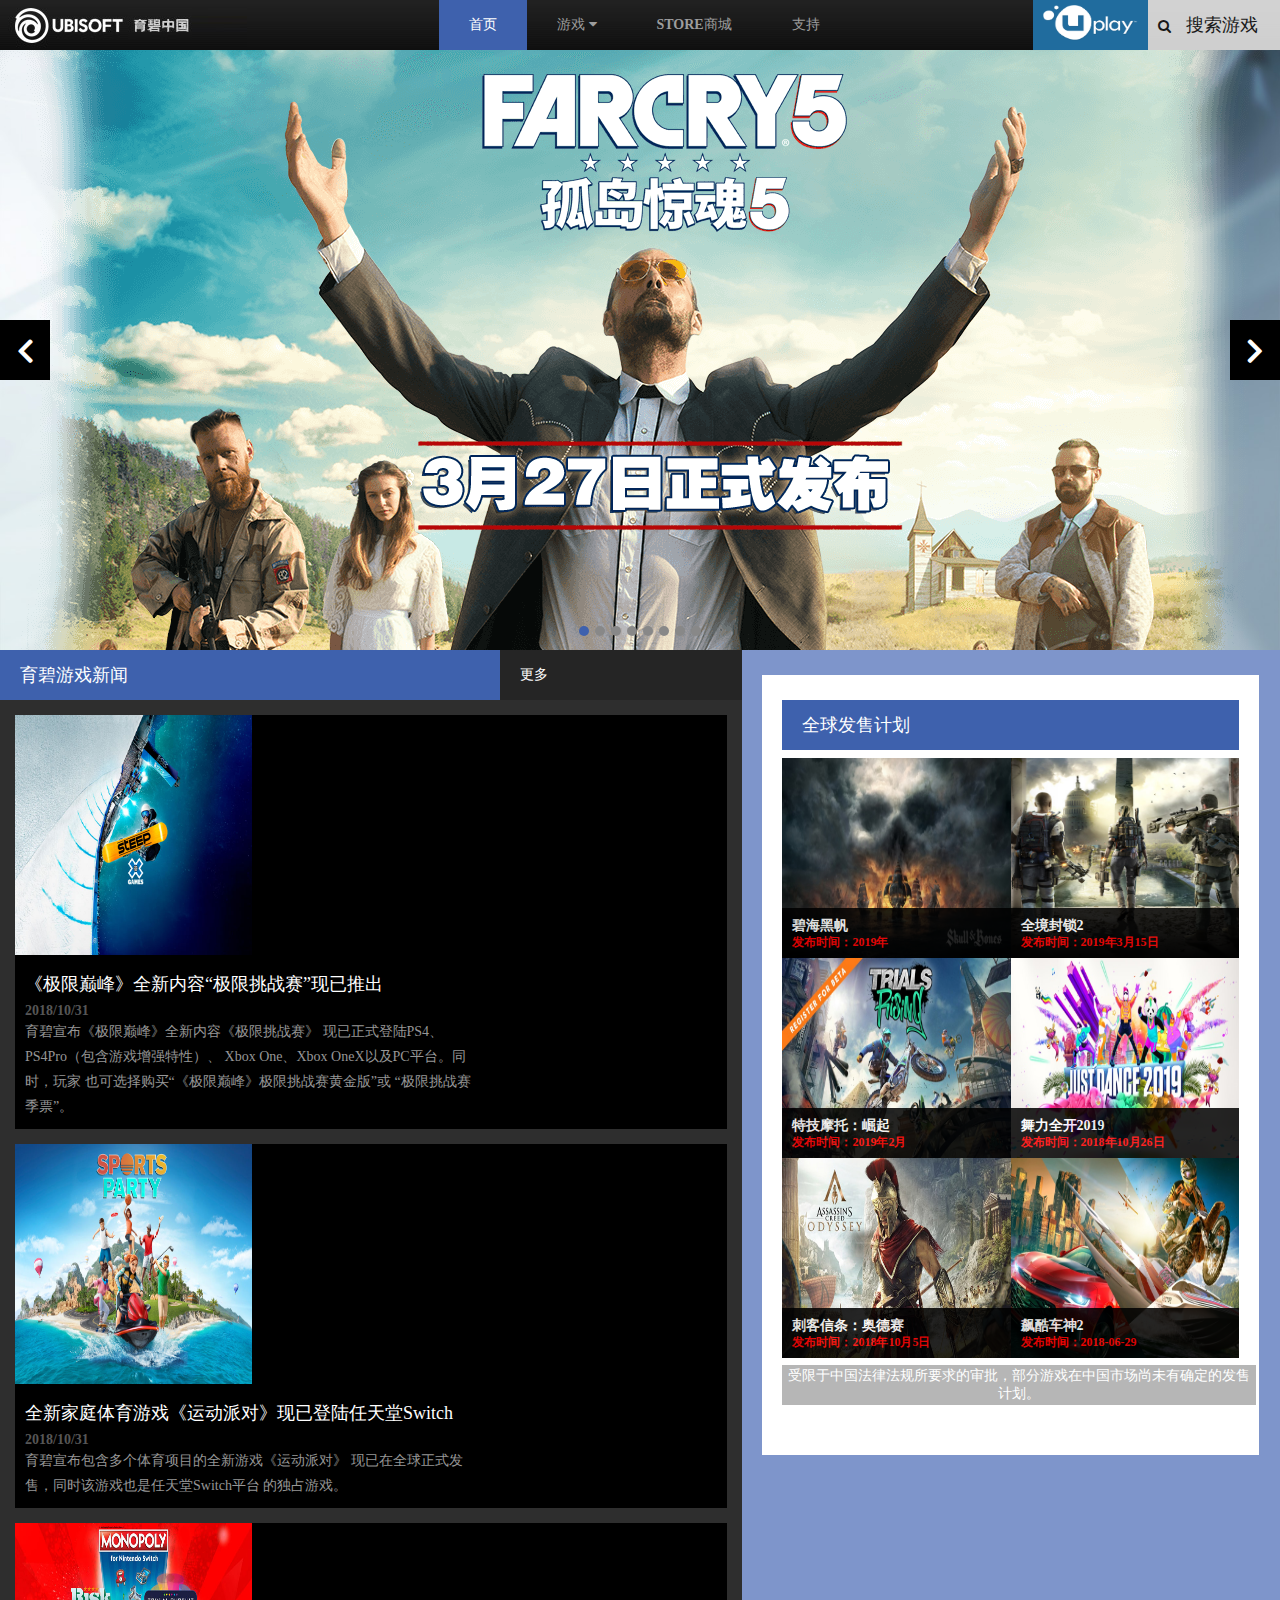
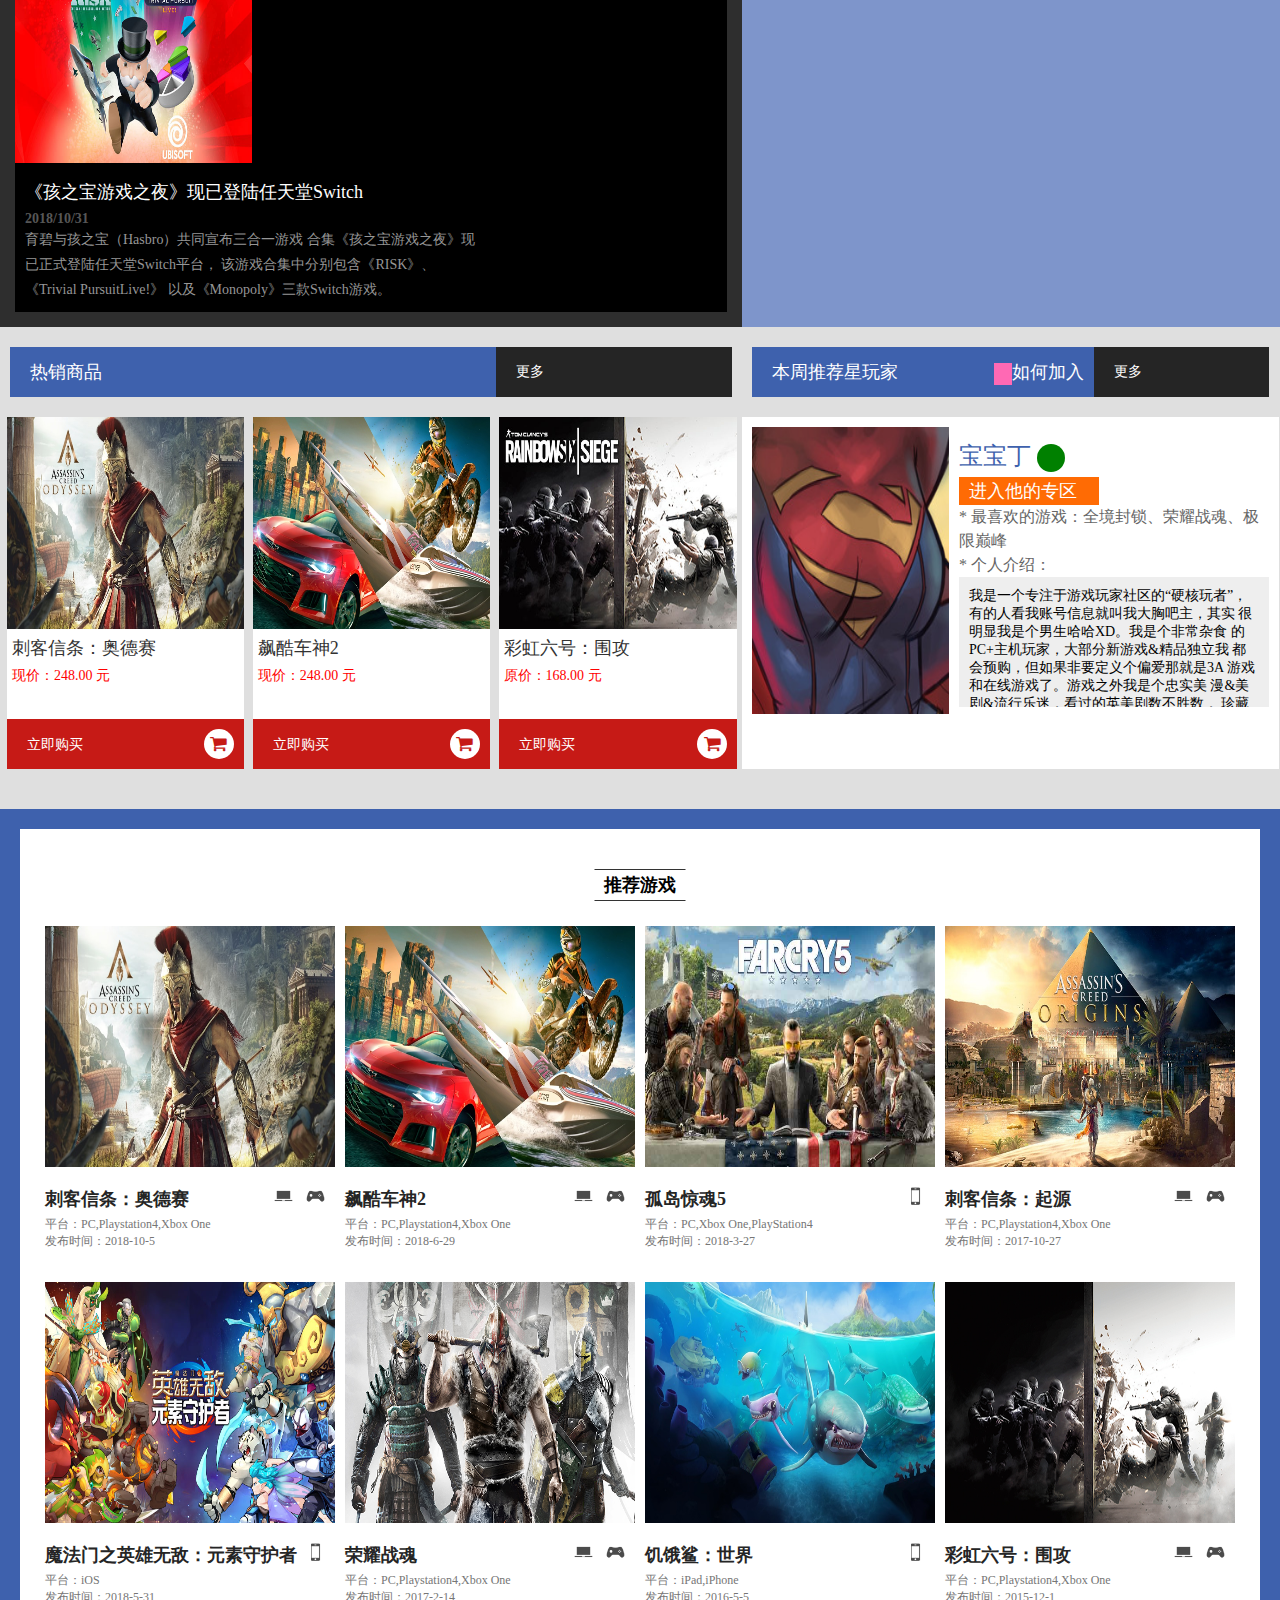
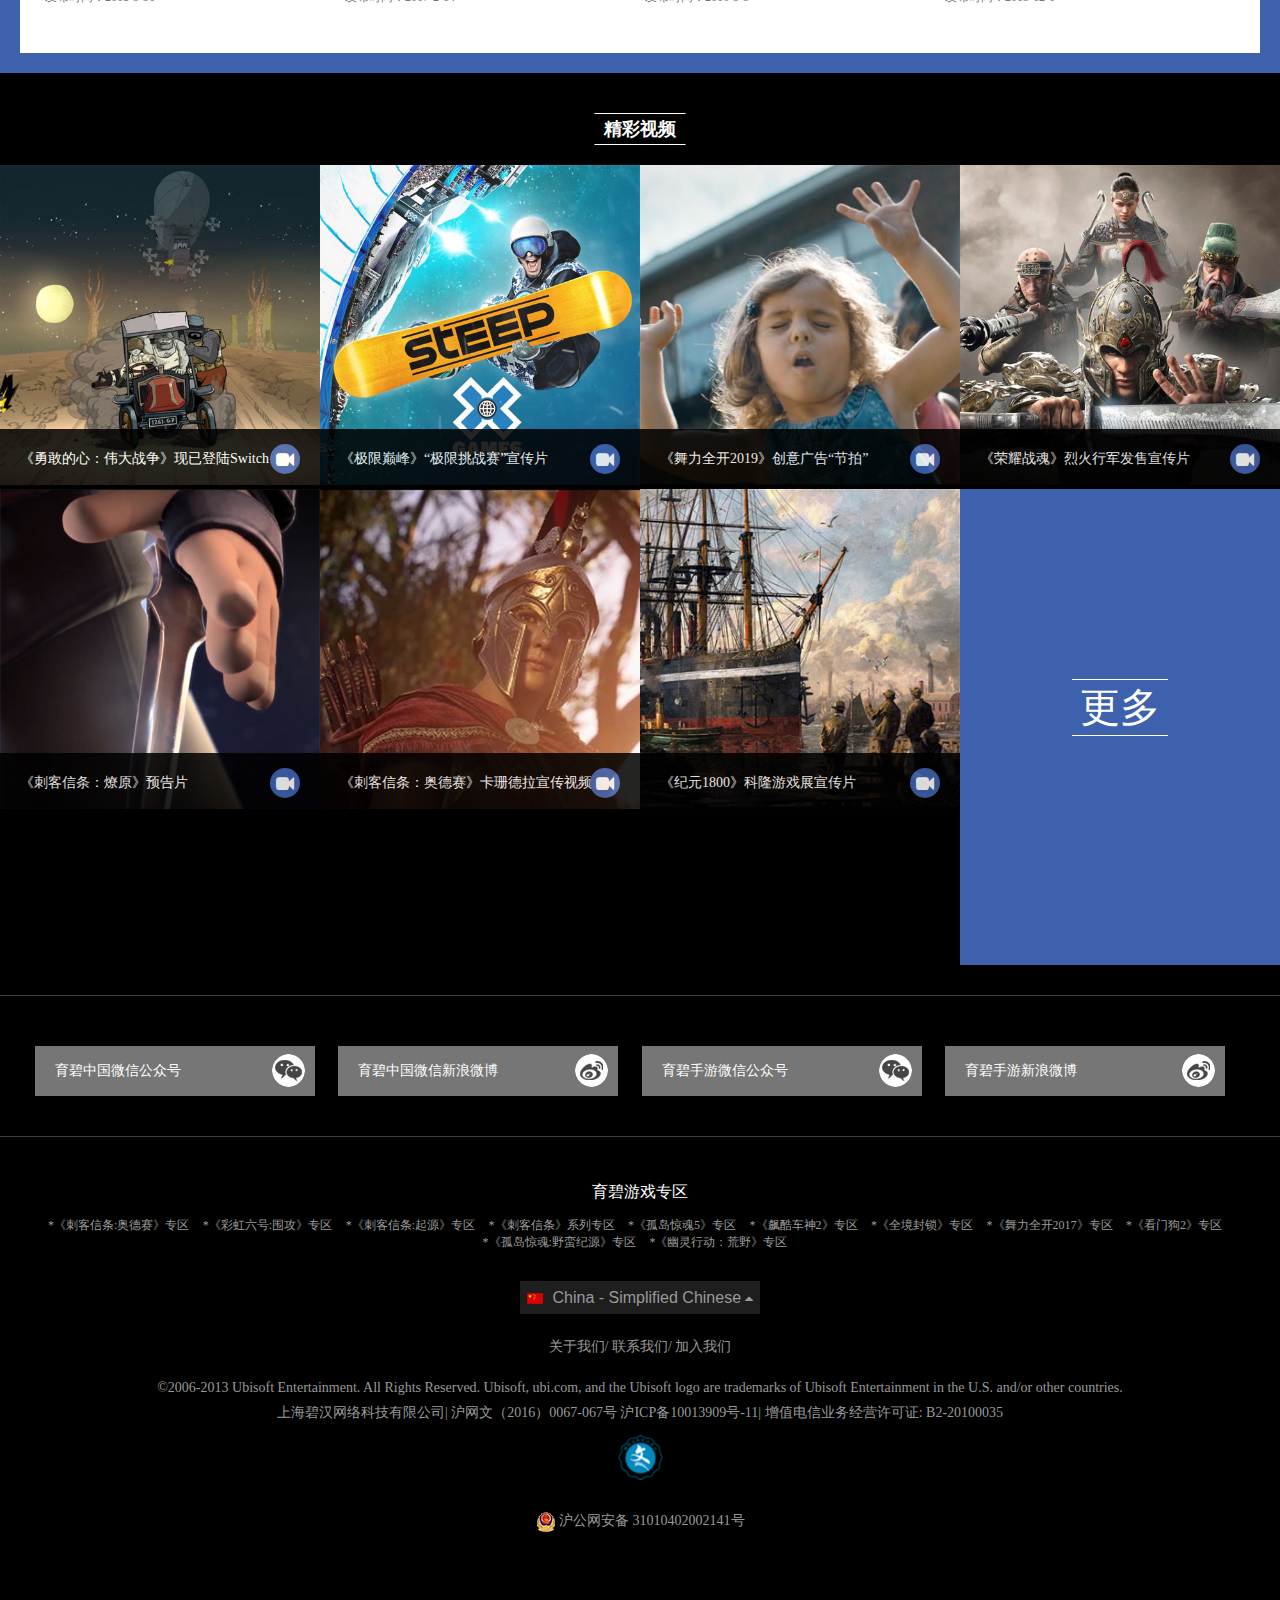
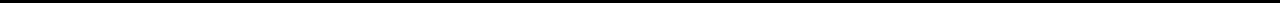
<file: index.html>
<!DOCTYPE html>
<html>
	<head>
		<meta charset="utf-8" />
		<title>育碧中国</title>
		<link rel="stylesheet" type="text/css" href="css/index.css"/>
		<link rel="stylesheet" type="text/css" href="css/common.css"/>
		<link rel="stylesheet" type="text/css" href="css/font-awesome.min.css"/>
		<link href="//cdn.hommk.com/pcgame/images/new_version/favicon.png?1542091057" rel="shortcut icon" type="image/x-icon">
		<script src="js/jquery.min.js" type="text/javascript" charset="utf-8"></script>
	</head>
	<body>
		<div class="box">
			<header>
				<div class="logo">
					
				</div>
				<nav class="header-nav">
					<ul>
						<li style="background: #3E61AD;"><a href="index.html" style="color: #FFFFFF;">首页</a></li>
						<li><a href="game.html" >游戏 <i class="icon-caret-down"></i></a></li>
						<li><a href="商城.html"><strong>STORE</strong>商城</a></li>
						<li><a href="支持.html">支持</a></li>
					</ul>
				</nav>
				<div class="nav">
					<span class="upplay">
						<img src="img/uplayLogo_white.png"/>
					</span>
					<span class="search">
						<i class="icon-search"></i>
						搜索游戏
					</span>
				</div>
				
			</header>
			<div class="banner">
				<ul class="banner-ul">
					<li><i><img src="img/original_1521168654.png"/></i></li>
					<li><i><img src="img/original_1533892851.png"/></i></li>
					<li><i><img src="img/original_1535702214.png"/></i></li>
					<li><i><img src="img/original_1536051639.png"/></i></li>
					<li><i><img src="img/original_1536640495.png"/></i></li>
					<li><i><img src="img/original_1539227588.png"/></i></li>
					<li><i><img src="img/original_1539765161.png"/></i></li>
					<li><i><img src="img/original_1540893795.png"/></i></li>
				</ul>
				<ul class="banner-btn-ul">
	
				</ul>
				<span class="left icon-angle-left">  </span>
				<span class="right icon-angle-right">  </span>
			</div>
			<!--banner 尾标签-->
			
			<!--新闻-->
			<div class="new clearfix">
				<article>
					<div class="title">
						<h1>育碧游戏新闻</h1>
						<div class="more">
							更多
						</div>
					</div>
					<div class="news-c clearfix">
						<i><img src="img/original_1540954420.jpg"/></i>
						<div class="text">
							<h3>
								《极限巅峰》全新内容“极限挑战赛”现已推出 
							</h3>
							<time>
								2018/10/31
							</time>
							<p>
								育碧宣布《极限巅峰》全新内容《极限挑战赛》
								现已正式登陆PS4、PS4Pro（包含游戏增强特性）、
								Xbox One、Xbox OneX以及PC平台。同时，玩家
								也可选择购买“《极限巅峰》极限挑战赛黄金版”或
								“极限挑战赛季票”。
							</p>
						</div>
					</div>
					<div class="news-c clearfix">
						<i><img src="img/original_1540954004.jpg"/></i>
						<div class="text">
							<h3>
								全新家庭体育游戏《运动派对》现已登陆任天堂Switch
							</h3>
							<time>
								2018/10/31
							</time>
							<p>
								育碧宣布包含多个体育项目的全新游戏《运动派对》
								现已在全球正式发售，同时该游戏也是任天堂Switch平台
								的独占游戏。
							</p>
						</div>
					</div>
					<div class="news-c clearfix">
						<i><img src="img/original_1540953762.jpg"/></i>
						<div class="text">
							<h3>
								《孩之宝游戏之夜》现已登陆任天堂Switch
							</h3>
							<time>
								2018/10/31
							</time>
							<p>
								育碧与孩之宝（Hasbro）共同宣布三合一游戏
								合集《孩之宝游戏之夜》现已正式登陆任天堂Switch平台，
								该游戏合集中分别包含《RISK》、《Trivial PursuitLive!》
								以及《Monopoly》三款Switch游戏。
							</p>
						</div>
					</div>
				</article>
				<aside>
					<!--全球发售计划-->
					<div class="salesplan clearfix">
						<div class="title">
							<h1>全球发售计划</h1>
							<div class="title-icon">
								<i></i>
							</div>
							
						</div>
						<!--选项卡-->
						<div class="tabControl">
							<div class="tabControl-c">
								<ul>
									<li>
										<img src="img/sab.jpg"/>
										<div class="mack">
											<h3>
												碧海黑帆
												<span>发布时间：2019年</span>
											</h3>
										</div>
									</li>
									<li>
										<img src="img/original_1528762390.jpg"/>
										<div class="mack">
											<h3>
												全境封锁2
												<span>发布时间：2019年3月15日</span>
											</h3>
										</div>
									</li>
									<li>
										<img src="img/trialsrising.jpg"/>
										<div class="mack">
											<h3>
												特技摩托：崛起
												<span>发布时间：2019年2月</span>
											</h3>
										</div>
									</li>
									<li>
										<img src="img/jd2019.jpg"/>
										<div class="mack">
											<h3>
												舞力全开2019
												<span>发布时间：2018年10月26日</span>
											</h3>
										</div>
									</li>
									<li>
										<img src="img/original_1539065770.jpg"/>
										<div class="mack">
											<h3>
												刺客信条：奥德赛
												<span>发布时间：2018年10月5日</span>
											</h3>
										</div>
									</li>
									<li>
										<img src="img/thecrew2.jpg"/>
										<div class="mack">
											<h3>
												飙酷车神2
												<span>发布时间：2018-06-29</span>
											</h3>
										</div>
									</li>
								</ul>
								
								
								<ul>
									
									<li>
										<img src="img/trialsrising.jpg"/>
										<div class="mack">
											<h3>
												特技摩托：崛起
												<span>发布时间：2019年2月</span>
											</h3>
										</div>
									</li>
									<li>
										<img src="img/jd2019.jpg"/>
										<div class="mack">
											<h3>
												舞力全开2019
												<span>发布时间：2018年10月26日</span>
											</h3>
										</div>
									</li>
									<li>
										<img src="img/original_1539065770.jpg"/>
										<div class="mack">
											<h3>
												刺客信条：奥德赛
												<span>发布时间：2018年10月5日</span>
											</h3>
										</div>
									</li>
									<li>
										<img src="img/thecrew2.jpg"/>
										<div class="mack">
											<h3>
												飙酷车神2
												<span>发布时间：2018-06-29</span>
											</h3>
										</div>
									</li>
									<li>
										<img src="img/sab.jpg"/>
										<div class="mack">
											<h3>
												碧海黑帆
												<span>发布时间：2019年</span>
											</h3>
										</div>
									</li>
									<li>
										<img src="img/original_1528762390.jpg"/>
										<div class="mack">
											<h3>
												全境封锁2
												<span>发布时间：2019年3月15日</span>
											</h3>
										</div>
									</li>
								</ul>
							</div>
						</div>
						
						<ol class="tab-btn">
							<li></li>
							<li></li>
						</ol>
						<p>受限于中国法律法规所要求的审批，部分游戏在中国市场尚未有确定的发售计划。 </p>
					</div>
				</aside>
			</div>
			<!--热销商品-->
			<div class="product clearfix">
				<article class="article1">
					<div class="t-box">
						<div class="title">
							<h1>热销商品</h1>
							<div class="more">
								更多
							</div>
						</div>
					</div>
					
					<div class="row clearfix">
						<div class="row-c">
							<div class="col-sm">
								<img src="img/acod.jpg" />
								<p>刺客信条：奥德赛</p>
								<span>现价：248.00 元</span>
								<button>
									立即购买
									<i class="icon-shopping-cart"></i>
								</button>
							</div>
							
						</div>
						<div class="row-c">
							<div class="col-sm">
								<img src="img/thecrew2.jpg" />
								<p>飙酷车神2</p>
								<span>现价：248.00 元</span>
								<button>
									立即购买
									<i class="icon-shopping-cart"></i>
								</button>
							</div>
						</div>
						<div class="row-c">
							<div class="col-sm">
								<img src="img/original_1521600141.jpg" />
								<p>彩虹六号：围攻</p>
								<span>原价：168.00 元</span>
								<button>
									立即购买
									<i class="icon-shopping-cart"></i>
								</button>
							</div>
						</div>
					</div>
				</article>
				<aside>
					<div class="t-box clearfix">
						<div class="title">
							<h1>本周推荐星玩家</h1>
							<div class="more">
								更多
							</div>
							<span><i></i>如何加入</span>
						</div>
					</div>
					
					<!--宝宝叮-->
					<div class="baby">
						<div class="baby-img">
							<img src="img/avatar_27.jpg"/>
						</div>
						<div class="baby-text">
							<h3>宝宝丁 <i></i></h3>
							<h4>进入他的专区</h4>
							<span>* 最喜欢的游戏：全境封锁、荣耀战魂、极限巅峰</span>
							<span>* 个人介绍：</span>
							<p>								
								我是一个专注于游戏玩家社区的“硬核玩者”，
								有的人看我账号信息就叫我大胸吧主，其实
								很明显我是个男生哈哈XD。我是个非常杂食
								的PC+主机玩家，大部分新游戏&精品独立我
								都会预购，但如果非要定义个偏爱那就是3A
								游戏和在线游戏了。游戏之外我是个忠实美
								漫&美剧&流行乐迷，看过的英美剧数不胜数，
								珍藏版漫画也是一书架，一天不听歌就浑身难
								受:)
							</p>
						</div>
					</div>
					
				</aside>
			</div><!--热销商品 尾标签-->
			
			<!--推荐游戏-->
			<div class="three">
				<div class="recommendApp">
					<div class="recom-tit">
						<h2>
							推荐游戏
						</h2>
						
					</div>
					<div class="recom-games clearfix">
						<li>
							
							<i class="re-img"> 
								<img src="img/acod.jpg"/>
								<div class="re-mock">
									<div class="re-mock-c">
										<!--专区-->
										<span>
											
										</span>
										<!--购买游戏-->
										<span>
											
										</span>
									</div>
								</div>
							</i>
							<div class="re-text">
								<h3>
									刺客信条：奥德赛 
									<div class="re-icon">
										<i><img src="img/pc-game-gray.png"/></i>
										<i><img src="img/console-game-gray.png"/></i>
									</div>
									
									
								</h3>	
								<p>平台：PC,Playstation4,Xbox One</p>
								<p>发布时间：2018-10-5</p>
							</div>
						</li><li>
							<i class="re-img"> 
								<img src="img/thecrew2.jpg"/>
								
							</i>
							<div class="re-text">
								<h3>
									飙酷车神2 
									<div class="re-icon">
										<i><img src="img/pc-game-gray.png"/></i>
										<i><img src="img/console-game-gray.png"/></i>
									</div>
								</h3>	
								<p> 平台：PC,Playstation4,Xbox One</p>
								<p>发布时间：2018-6-29</p>
							</div>
						</li>
						<li>
							<i class="re-img"> 
								<img src="img/farcry5.jpg"/>
								
							</i>
							<div class="re-text">
								<h3>
									孤岛惊魂5
									<div class="re-icon">
										<i><img src="img/phone-game-gray.png"/></i>
									</div>
								</h3>	
								<p> 平台：PC,Xbox One,PlayStation4</p>
								<p>发布时间：2018-3-27</p>
							</div>
						</li>
						<li>
							<i class="re-img"> 
								<img src="img/aco.jpg"/>
								
							</i>
							<div class="re-text">
								<h3>
									刺客信条：起源 
									<div class="re-icon">
										<i><img src="img/pc-game-gray.png"/></i>
										<i><img src="img/console-game-gray.png"/></i>
									</div>
								</h3>	
								<p> 平台：PC,Playstation4,Xbox One</p>
								<p>发布时间：2017-10-27</p>
							</div>
						</li>
						
						<li>
							<i class="re-img"> 
								<img src="img/mmeg_new.jpg"/>
								
							</i>
							<div class="re-text">
								<h3>
									魔法门之英雄无敌：元素守护者
									<div class="re-icon">
										<i><img src="img/phone-game-gray.png"/></i>
									</div>
								</h3>	
								<p>  平台：iOS</p>
								<p>发布时间：2018-5-31</p>
							</div>
						</li><li>
							<i class="re-img"> 
								<img src="img/honor.jpg"/>
								
							</i>
							<div class="re-text">
								<h3>
									荣耀战魂 
									<div class="re-icon">
										<i><img src="img/pc-game-gray.png"/></i>
										<i><img src="img/console-game-gray.png"/></i>
									</div>
								</h3>	
								<p> 平台：PC,Playstation4,Xbox One</p>
								<p>发布时间：2017-2-14</p>
							</div>
						</li><li>
							<i class="re-img"> 
								<img src="img/hsw.jpg"/>
								
							</i>
							<div class="re-text">
								<h3>
									饥饿鲨：世界
									<div class="re-icon">
										<i><img src="img/phone-game-gray.png"/></i>
										
									</div>
								</h3>	
								<p>  平台：iPad,iPhone</p>
								<p>发布时间：2016-5-5</p>
							</div>
						</li><li>
							<i class="re-img"> 
								<img src="img/r6.jpg"/>
								
							</i>
							<div class="re-text">
								<h3>
									彩虹六号：围攻 
									<div class="re-icon">
										<i><img src="img/pc-game-gray.png"/></i>
										<i><img src="img/console-game-gray.png"/></i>
									</div>
								</h3>	
								<p> 平台：PC,Playstation4,Xbox One</p>
								<p>发布时间：2015-12-1</p>
							</div>
						</li>
					</div>
					
				</div>
			</div>
			<!--推荐游戏 尾标签
			<!--精彩视频-->
			<div class="four">
				<div class="club clearfix">
					<div class="club-tit">
						<h2>
							精彩视频
						</h2>
					</div>
					<ul>
						<li>
							<div class="club-img">
								<img src="img/original_1541735208.jpg"/>
								<p> 
								《勇敢的心：伟大战争》现已登陆Switch
									<i class=" icon-facetime-video"></i>
								</p>
							</div>
							
						</li>
						<li>
							<div class="club-img">
								<img src="img/steep_vv.jpg"/>
								<p> 
								《极限巅峰》“极限挑战赛”宣传片
									<i class=" icon-facetime-video"></i>
								</p>
							</div>
							
						</li>
						<li>
							<div class="club-img">
								<img src="img/original_1540460120.jpg"/>
								<p> 
								《舞力全开2019》创意广告“节拍”
									<i class=" icon-facetime-video"></i>
								</p>
							</div>
							
						</li>
						<li>
							<div class="club-img">
								<img src="img/original_1539766795.jpg"/>
								<p> 
								《荣耀战魂》烈火行军发售宣传片
									<i class=" icon-facetime-video"></i>
								</p>
							</div>
							
						</li>
						<li>
							<div class="club-img">
								<img src="img/original_1539227233.jpg"/>
								<p> 
								《刺客信条：燎原》预告片
									<i class=" icon-facetime-video"></i>
								</p>
							</div>
							
						</li>
						<li>
							<div class="club-img">
								<img src="img/original_1535004760.jpg"/>
								<p> 
								《刺客信条：奥德赛》卡珊德拉宣传视频
									<i class=" icon-facetime-video"></i>
								</p>
							</div>
							
						</li>
						<li>
							<div class="club-img">
								<img src="img/original_1534928102.jpg"/>
								<p> 
								《纪元1800》科隆游戏展宣传片
									<i class=" icon-facetime-video"></i>
								</p>
							</div>
							
						</li>
						<div class="club-last">
							<div style="height: 476px;" class="club-img">
								<h2>
									更多
								</h2>
							</div>
							
						</div>
					</ul>
					
				</div>
				<!--精彩视频 尾标签-->
				<footer>
					<div class="wxwb">
						<ul class="wei ">
							<li>
								<a href="javascript:;">
									育碧中国微信公众号
									<div class="wx-ewm">
										<img src="img/ubi_qr.jpg"/>
									</div>
									<i class="wx-icon">
										<img src="img/wx_ico.png"/>
									</i>
								</a>
							</li>
							<li>
								<a href="javascript:;">
									育碧中国微信新浪微博
									<i class="wx-icon">
										<img src="img/wb_ico.png"/>
									</i>
								</a>
							</li>
							<li>
								<a href="javascript:;">
									育碧手游微信公众号
									<div class="wx-ewm">
										<img src="img/ubi_mobile_qr.jpg"/>
									</div>
									<i class="wx-icon">
										<img src="img/wx_ico.png"/>
									</i>
								</a>
							</li>
							<li>
								<a href="javascript:;">
									育碧手游新浪微博
									<i class="wx-icon">
										<img src="img/wb_ico.png"/>
									</i>
								</a>
							</li>
						</ul>
					</div>
					<!--游戏专区-->
					<div class="game-zoom">
						<h2>育碧游戏专区</h2>
						<p>
							<span>*《刺客信条:奥德赛》专区</span>
							<span>*《彩虹六号:围攻》专区</span>
							<span>*《刺客信条:起源》专区</span>
							<span>*《刺客信条》系列专区</span>
							<span>*《孤岛惊魂5》专区</span>
							<span>*《飙酷车神2》专区</span>
							<span>*《全境封锁》专区</span>
							<span>*《舞力全开2017》专区</span>
							<span>*《看门狗2》专区</span>
							<span>*《孤岛惊魂:野蛮纪源》专区</span>
							<span>*《幽灵行动：荒野》专区</span>
						</p>
					</div>
					<!--国家-->
					<div class="country">
						<div class="guojia">
							<ul>
								<h3>EUROPE</h3>
								<li><i class="flags flag1"></i>Denmark - Danish</li>
								<li><i class="flags flag2"></i>FINLAND - FINNISH</li>
								<li><i class="flags flag3"></i>FRANCE - FRENCH</li>
								<li><i class="flags flag4"></i>GERMANY - GERMAN</li>
								<li><i class="flags flag5"></i>ITALY - ITALIAN</li>
								<li><i class="flags flag6"></i>NETHERLANDS - DUTCH</li>
								<li><i class="flags flag7"></i>NORWAY - NORWEGIAN</li>
								<li><i class="flags flag8"></i>POLAND - POLISH</li>
								<li><i class="flags flag9"></i>RUSSIA - RUSSIAN</li>
								<li><i class="flags flag0"></i>SPAIN - SPANISH</li>
								<li><i class="flags flag11"></i>U.K. - ENGLIS</li>
								<li><i class="flags flag12"></i>SWEDEN - SWEDISH</li>
							</ul>
							<ul>
								<h3>NORTH AMERICA</h3>
								<li><i class="flags flag13"></i>CANADA - ENGLISH</li>
								<li><i class="flags flag14"></i>CANADA - FRENCH</li>
								<li><i class="flags flag15"></i>MEXICO - SPANISH</li>
								<li><i class="flags flag16"></i>U.S. - ENGLISH</li>
							</ul>
							<ul>
								<h3>SOUTH AMERICA</h3>
								<li><i class="flags flag17"></i>BRAZIL - PORTUGUESE</li>
							</ul>
							<ul>
								<h3>ASIA / PACIFIC</h3>
								<li><i class="flags flag18"></i>AUSTRALIA - ENGLISH</li>
								<li><i class="flags flag-china"></i>CHINA - SIMPLIFIED CHINESE</li>
								<li><i class="flags flag20"></i>JAPAN - JAPANESE</li>
							</ul>
						</div>
						<p><i class="flags flag-china" ></i>China - Simplified Chinese <em class="icon-caret-up"></em></p>
					</div>
					<div class="footer">
						<p>
							<span>关于我们 </span>/
							<span>联系我们 </span>/
							<span>加入我们 </span>
							
						</p><br />
						<p>
							©2006-2013 Ubisoft Entertainment. 
							All Rights Reserved. 
							Ubisoft, ubi.com, 
							and the Ubisoft logo are trademarks  
							of Ubisoft Entertainment in the U.S.   
							and/or other countries.
						</p>
						<p>
							<span>上海碧汉网络科技有限公司</span>|
							<span>沪网文（2016）0067-067号 沪ICP备10013909号-11</span>|
							<span>增值电信业务经营许可证: B2-20100035</span> 
						</p>
						<p>
							<i></i>
						</p>
						<p>
							<i></i>
							沪公网安备 31010402002141号
						</p>
					</div>
					
				</footer>
			</div>
		</div>
		<!--轮播图-->
		<script>
			$(document).ready(function() {
				var i = 0;
				var clone1 = $(".banner .banner-ul li").first().clone(); //克隆第一张图片
				$(".banner .banner-ul").append(clone1); //复制到列表最后
				var size1 = $(".banner .banner-ul li").size(); //返回匹配元素的数量
				console.log(size1);

				/*循环图片容器的数量，并且向点点按钮的大容器添加几个子节点作为点点按钮*/
				for(var j = 0; j < size1 - 1; j++) {
					$(".banner .banner-btn-ul").append("<li></li>");
				}

				$(".banner .banner-btn-ul li").first().addClass("on");

				/*自动轮播*/

				var t = setInterval(function() {
					i++;
					move();
				}, 2000);

				/*鼠标悬停事件*/

				$(".banner").hover(function() {
					clearInterval(t); //鼠标悬停时清除定时器
				}, function() {
					t = setInterval(function() {
						i++;
						move();
					}, 2000); //鼠标移出时开始定时器
				});

				/*鼠标滑入原点事件*/

				$(".banner .banner-btn-ul li").hover(function() {

					var index = $(this).index(); //获取当前索引值
					i = index;
					$(".banner .banner-ul").stop().animate({
						left: -index * 100+"%"
					}, 500);
					$(this).addClass("on").siblings().removeClass("on");
				});

				/*向左按钮*/
				$(".banner .left").click(function() {
					i--;
					move();
				})

				/*向右按钮*/
				$(".banner .right").click(function() {
					i++;
					move();
				})

				/*移动事件*/
				function move() {
					if(i == size1) {
						$(".banner .banner-ul").css({
							left: 0
						});
						i = 1;
					}
//					向左移动时 （左按钮）当移到第一张再想向左移动时另i=最后一张
					if(i == -1) {
						$(".banner .banner-ul").css({
							left: -(size1 - 1) * 100+"%"
						});
						//克隆了一个所以多一个  因此减一
						i = size1 - 2;
					}
					$(".banner .banner-ul").stop().animate({
						left: -i *  100+"%"
					}, 500);
//					向左移动时
					if(i == size1 - 1) {
						$(".banner .banner-btn-ul li").eq(0).addClass("on").siblings().removeClass("on");
					} else {
						$(".banner .banner-btn-ul li").eq(i).addClass("on").siblings().removeClass("on");
					}
				}
			});
			$(function () {
				
				$('.tab-btn li').click(function () {
					var that=$(this).index()
					console.log(that)
					$('.tabControl-c').css('margin-left','-50*that+"%"')
					console.log($(".tabControl-c").css('margin-left'))
				})
				
			})
		</script>
		
		
		<script type="text/javascript">
			$(function () {
				var boor1=true;
				$(".country p").click(function () {
					
					if (boor1) {
						$('.guojia').css('display','block');
						$(".country p em").removeClass("icon-caret-up").addClass("icon-caret-down");
						boor1=false;
					} else{
						$('.guojia').css('display','none');
						boor1=true;
						$(".country p em").removeClass("icon-caret-down").addClass("icon-caret-up")
					}
					
				})
			})
		</script>
		
		
		
		
	</body>
</html>
</file>
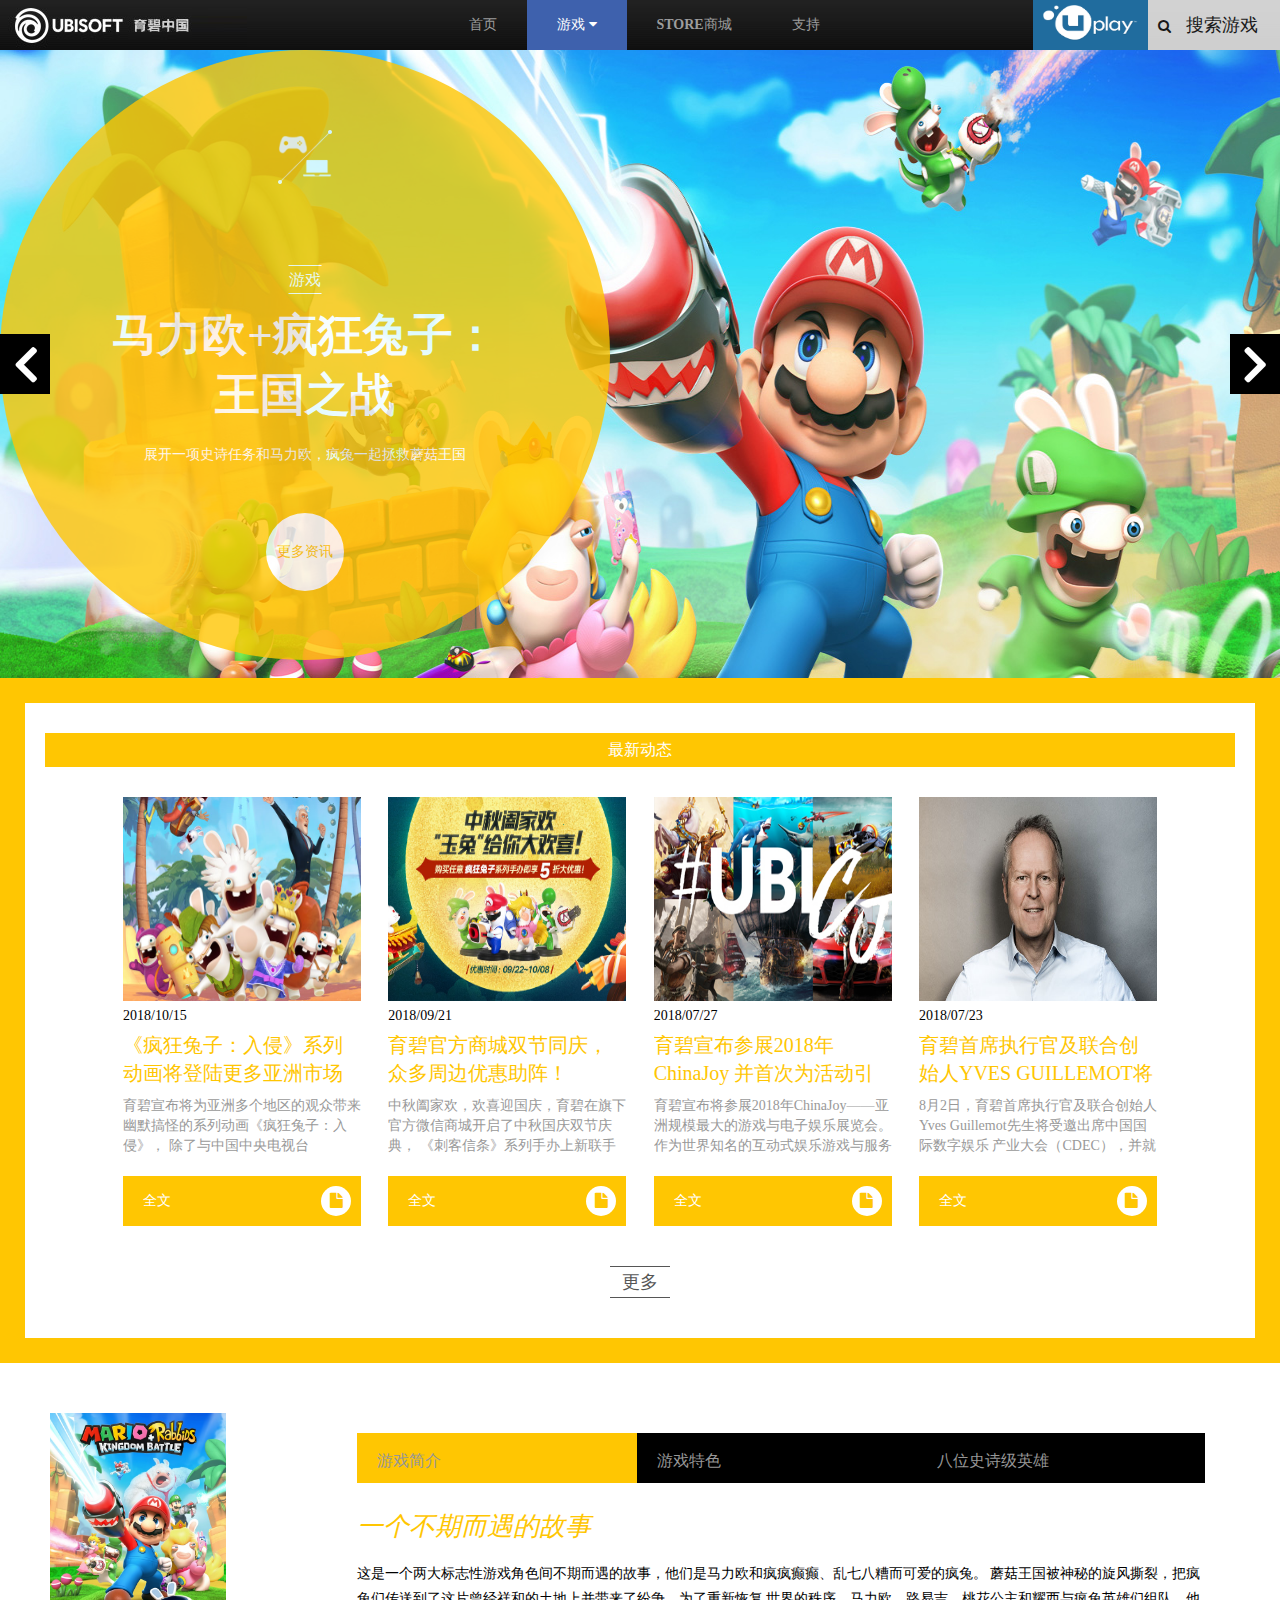
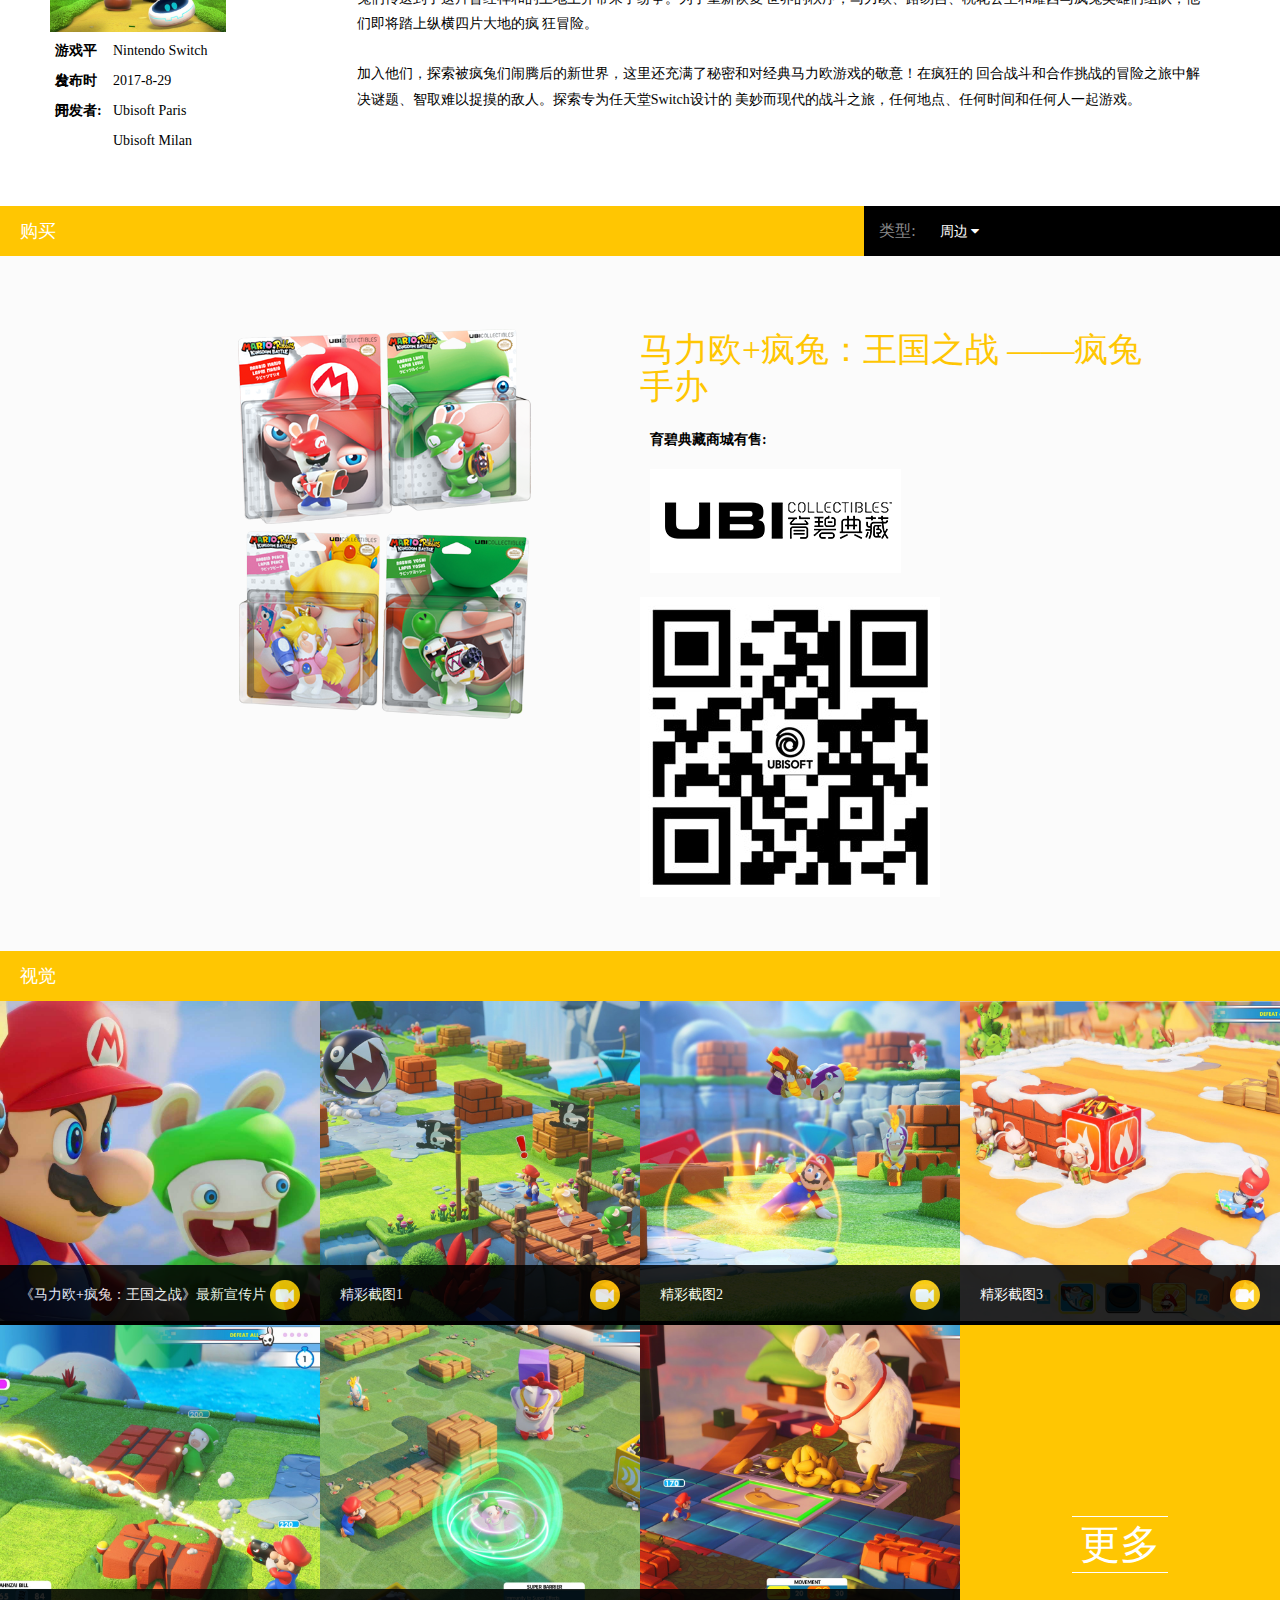
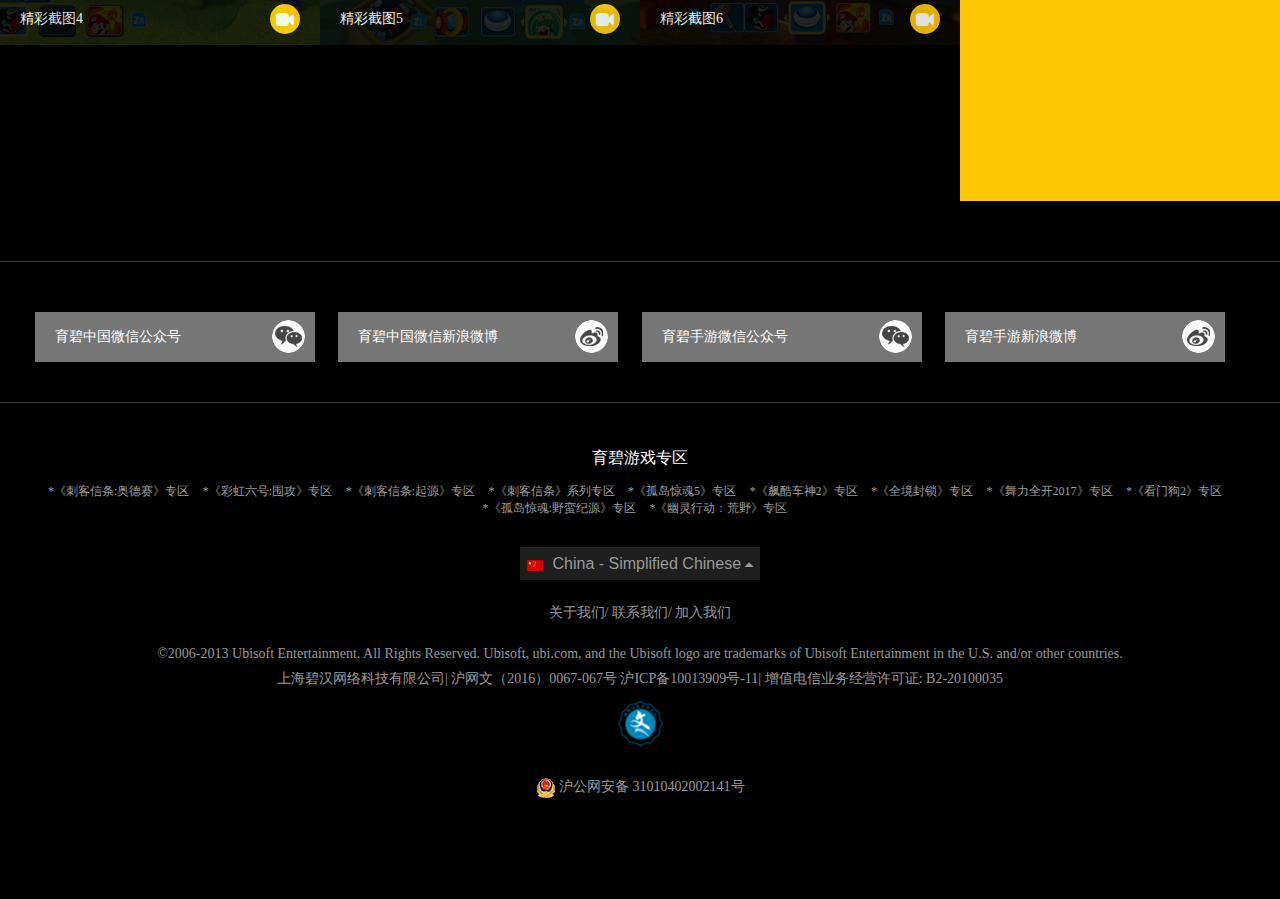
<file: game.html>
<!DOCTYPE html>
<html>
	<head>
		<meta charset="UTF-8">
		<link href="//cdn.hommk.com/pcgame/images/new_version/favicon.png?1542091057" rel="shortcut icon" type="image/x-icon">
		<link rel="stylesheet" type="text/css" href="css/common.css"/>
		<link rel="stylesheet" type="text/css" href="css/font-awesome.min.css"/>
		<link rel="stylesheet" type="text/css" href="css/game.css"/>
		<title>马力欧+疯狂兔子：王国之战</title>
	</head>
	<body>
		<div class="box">
			<header>
				<div class="logo">
					
				</div>
				<nav class="header-nav">
					<ul>
						<li><a href="index.html">首页</a></li>
						<li style="background: #3E61AD;"><a href="game.html" style="color: #FFFFFF;">游戏 <i class="icon-caret-down"></i></a></li>
						<li><a href="商城.html"><strong>STORE</strong>商城</a></li>
						<li><a href="支持.html">支持</a></li>
						
					</ul>
				</nav>
				<div class="nav">
					<span class="upplay">
						<img src="img/uplayLogo_white.png"/>
					</span>
					<span class="search">
						<i class="icon-search"></i>
						搜索游戏
					</span>
				</div>
				
			</header>
			<div class="banner">
				<div class="banner-ul">
					<div class="yuan">
						<ul>
							<li></li>
							<li></li>
							<li></li>
						</ul>
						<div class="yuan-text">
							<font>游戏</font>
							<h1>马力欧+疯狂兔子：王国之战</h1>
							<p>展开一项史诗任务和马力欧，疯兔一起拯救蘑菇王国</p>
						</div>
						<p class="yuan-small">更多资讯</p>
					</div>
					<span class="left"><a href="刺客信条-起源.html" class=" icon-angle-left"> </a></span>
					<span class="right"><a href="孤岛惊魂.html" class=" icon-angle-right"> </a></span>
				</div>
			</div>
			<!--最新动态-->
			<div class="two">
				<div class="recentNews-c">
					<div class="recentNews-c-title">
						最新动态
					</div>
					<ul class="clearfix">
						<li class="newNews-li">
							<div class="reN-img">
								<img src="img/original_1539586038.jpg" />
							</div>
							<time>2018/10/15</time>
							<h2>《疯狂兔子：入侵》系列动画将登陆更多亚洲市场</h2>
							<p>育碧宣布将为亚洲多个地区的观众带来幽默搞怪的系列动画《疯狂兔子：入侵》，
								除了与中国中央电视台（CCTV）、爱奇艺续约播出之外，包括TV Tokyo以及
								Disney XD Japan在内的广播公司也签订了该动画的播出合约。</p>
							<span>全文 <i class="icon-file"></i></span>
						</li>
						<li class="newNews-li">
							<div class="reN-img">
								<img src="img/original_1537522137.jpg" />
							</div>
							<time>2018/09/21</time>
							<h2>育碧官方商城双节同庆，众多周边优惠助阵！</h2>
							<p>中秋阖家欢，欢喜迎国庆，育碧在旗下官方微信商城开启了中秋国庆双节庆典，
								《刺客信条》系列手办上新联手《疯狂的兔子》系列手办感恩回馈！数量有限，
								先到先得！</p>
							<span>全文 <i class="icon-file"></i></span>
						</li>
						<li class="newNews-li">
							<div class="reN-img">
								<img src="img/original_1532684748.jpg" />
							</div>
							<time>2018/07/27</time>
							<h2>育碧宣布参展2018年ChinaJoy 并首次为活动引入微信小程序</h2>
							<p>育碧宣布将参展2018年ChinaJoy——亚洲规模最大的游戏与电子娱乐展览会。
								作为世界知名的互动式娱乐游戏与服务研发商、发行商及销售商，育碧将与
								玩家共享这场游戏盛宴，并为玩家创造一段难忘的回忆。</p>
							<span>全文 <i class="icon-file"></i></span>
						</li>
						<li class="newNews-li">
							<div class="reN-img">
								<img src="img/original_1532340553.jpg" />
							</div>
							<time>2018/07/23</time>
							<h2>育碧首席执行官及联合创始人YVES GUILLEMOT将出席中国国际数字娱乐产业大会</h2>
							<p>8月2日，育碧首席执行官及联合创始人Yves Guillemot先生将受邀出席中国国际数字娱乐
								产业大会（CDEC），并就“电子游戏如何成为改变未来的中坚力量”这一话题发</p>
							<span>全文 <i class="icon-file"></i></span>
						</li>
					</ul>
					
					<div class="renN-more">
						更多
					</div>
					
				</div>
			</div>
			<!--最新动态 尾标签-->
			<div class="three clearfix">
				<div class="gameSpecs">
					<figure>
						<div class="game-img">
							<img src="img/rkb_box.jpg"/>
						</div>
						<figcaption>
							<p>
								<strong>游戏平台:</strong>
								<span>Nintendo Switch</span>
							</p>
							<p>
								<strong>发布时间:</strong> 
								<span>2017-8-29</span>
							</p>
							<p>
								<strong>开发者:</strong> 
								<span>Ubisoft Paris</span><br />
								<span style="margin-left: 33%;">Ubisoft Milan</span>
							</p>
						</figcaption>
					</figure>
					
					
				</div>
				<div class="gameText">
					<div class="game-title">
						<p>
							<span>游戏简介</span>
							<strong>游戏特色</strong>
							<strong>八位史诗级英雄</strong>
						</p>
					</div>
					
					<h2>一个不期而遇的故事</h2>
					<p>
						这是一个两大标志性游戏角色间不期而遇的故事，他们是马力欧和疯疯癫癫、乱七八糟而可爱的疯兔。
						蘑菇王国被神秘的旋风撕裂，把疯兔们传送到了这片曾经祥和的土地上并带来了纷争。为了重新恢复
						世界的秩序，马力欧、路易吉、桃花公主和耀西与疯兔英雄们组队，他们即将踏上纵横四片大地的疯
						狂冒险。<br /><br />

						加入他们，探索被疯兔们闹腾后的新世界，这里还充满了秘密和对经典马力欧游戏的敬意！在疯狂的
						回合战斗和合作挑战的冒险之旅中解决谜题、智取难以捉摸的敌人。探索专为任天堂Switch设计的
						美妙而现代的战斗之旅，任何地点、任何时间和任何人一起游戏。
					</p>
				</div>
			</div>
			<div class="buy">
				<div class="buy-title">
					<p>
						<span>购买</span>
						<strong>
							类型:
							
							<font size="6" color="#FFFFFF">周边 <i class="icon-caret-down"></i></font>
						</strong>
					</p>
				</div>
				
				<div class="buy-content">
					<div class="buy-content-c clearfix">
						<div class="mfp-img">
							<img src="img/rkb_sale.png"/>
						</div>
						<div class="mfp-ewm">
							<h2>马力欧+疯兔：王国之战 ——疯兔手办</h2>
							<p><strong>育碧典藏商城有售:</strong></p>
							<p><img src="img/collectible_btn.png"/></p>
							<div class="buy-ewm">
								<img src="img/rkb_qr.jpg"/>
							</div>
						</div>
					</div>
				</div>
			</div>
			<!--精彩视频-->
			<div class="four">
				<div class="club clearfix">
					<div class="club-tit">
						<h2>
							视觉
						</h2>
					</div>
					<ul>
						<li>
							<div class="cu-mack">
								
							</div>
							<div class="club-img">
								<img src="img/rkb_screenbox_12.jpg"/>
								<p> 
								《马力欧+疯兔：王国之战》最新宣传片
									<i class=" icon-facetime-video"></i>
								</p>
							</div>
							
						</li>
						<li>
							<div class="cu-mack">
								
							</div>
							<div class="club-img">
								<img src="img/rkb_screenbox_1.jpg"/>
								<p> 
									精彩截图1
									<i class=" icon-facetime-video"></i>
								</p>
							</div>
							
						</li>
						<li>
							<div class="cu-mack">
								
							</div>
							<div class="club-img">
								<img src="img/rkb_screenbox_2.jpg"/>
								<p> 
									精彩截图2
									<i class=" icon-facetime-video"></i>
								</p>
							</div>
							
						</li>
						<li>
							<div class="cu-mack">
								
							</div>
							<div class="club-img">
								<img src="img/rkb_screenbox_3.jpg"/>
								<p> 
									精彩截图3
									<i class=" icon-facetime-video"></i>
								</p>
							</div>
							
						</li>
						<li>
							<div class="cu-mack">
								
							</div>
							<div class="club-img">
								<img src="img/rkb_screenbox_4.jpg"/>
								<p> 
									精彩截图4
									<i class=" icon-facetime-video"></i>
								</p>
							</div>
							
						</li>
						<li>
							<div class="cu-mack">
								
							</div>
							<div class="club-img">
								<img src="img/rkb_screenbox_5.jpg"/>
								<p> 
									精彩截图5
									<i class=" icon-facetime-video"></i>
								</p>
							</div>
							
						</li>
						<li>
							<div class="cu-mack">
								
							</div>
							<div class="club-img">
								<img src="img/rkb_screenbox_6.jpg"/>
								<p> 
									精彩截图6
									<i class=" icon-facetime-video"></i>
								</p>
							</div>
							
						</li>
						<div class="club-last">
							<div style="height: 476px;" class="club-img">
								<h2>
									更多
								</h2>
							</div>
							
						</div>
					</ul>
					
				</div>
				<!--精彩视频 尾标签-->
			
			<footer>
					<div class="wxwb">
						<ul class="wei ">
							<li>
								<a href="javascript:;">
									育碧中国微信公众号
									<div class="wx-ewm">
										<img src="img/ubi_qr.jpg"/>
									</div>
									<i class="wx-icon">
										<img src="img/wx_ico.png"/>
									</i>
								</a>
							</li>
							<li>
								<a href="javascript:;">
									育碧中国微信新浪微博
									<i class="wx-icon">
										<img src="img/wb_ico.png"/>
									</i>
								</a>
							</li>
							<li>
								<a href="javascript:;">
									育碧手游微信公众号
									<div class="wx-ewm">
										<img src="img/ubi_mobile_qr.jpg"/>
									</div>
									<i class="wx-icon">
										<img src="img/wx_ico.png"/>
									</i>
								</a>
							</li>
							<li>
								<a href="javascript:;">
									育碧手游新浪微博
									<i class="wx-icon">
										<img src="img/wb_ico.png"/>
									</i>
								</a>
							</li>
						</ul>
					</div>
					<!--游戏专区-->
					<div class="game-zoom">
						<h2>育碧游戏专区</h2>
						<p>
							<span>*《刺客信条:奥德赛》专区</span>
							<span>*《彩虹六号:围攻》专区</span>
							<span>*《刺客信条:起源》专区</span>
							<span>*《刺客信条》系列专区</span>
							<span>*《孤岛惊魂5》专区</span>
							<span>*《飙酷车神2》专区</span>
							<span>*《全境封锁》专区</span>
							<span>*《舞力全开2017》专区</span>
							<span>*《看门狗2》专区</span>
							<span>*《孤岛惊魂:野蛮纪源》专区</span>
							<span>*《幽灵行动：荒野》专区</span>
						</p>
					</div>
					<!--国家-->
					<div class="country">
						<div class="guojia">
							<ul>
								<h3>EUROPE</h3>
								<li><i class="flags flag1"></i>Denmark - Danish</li>
								<li><i class="flags flag2"></i>FINLAND - FINNISH</li>
								<li><i class="flags flag3"></i>FRANCE - FRENCH</li>
								<li><i class="flags flag4"></i>GERMANY - GERMAN</li>
								<li><i class="flags flag5"></i>ITALY - ITALIAN</li>
								<li><i class="flags flag6"></i>NETHERLANDS - DUTCH</li>
								<li><i class="flags flag7"></i>NORWAY - NORWEGIAN</li>
								<li><i class="flags flag8"></i>POLAND - POLISH</li>
								<li><i class="flags flag9"></i>RUSSIA - RUSSIAN</li>
								<li><i class="flags flag0"></i>SPAIN - SPANISH</li>
								<li><i class="flags flag11"></i>U.K. - ENGLIS</li>
								<li><i class="flags flag12"></i>SWEDEN - SWEDISH</li>
							</ul>
							<ul>
								<h3>NORTH AMERICA</h3>
								<li><i class="flags flag13"></i>CANADA - ENGLISH</li>
								<li><i class="flags flag14"></i>CANADA - FRENCH</li>
								<li><i class="flags flag15"></i>MEXICO - SPANISH</li>
								<li><i class="flags flag16"></i>U.S. - ENGLISH</li>
							</ul>
							<ul>
								<h3>SOUTH AMERICA</h3>
								<li><i class="flags flag17"></i>BRAZIL - PORTUGUESE</li>
							</ul>
							<ul>
								<h3>ASIA / PACIFIC</h3>
								<li><i class="flags flag18"></i>AUSTRALIA - ENGLISH</li>
								<li><i class="flags flag-china"></i>CHINA - SIMPLIFIED CHINESE</li>
								<li><i class="flags flag20"></i>JAPAN - JAPANESE</li>
							</ul>
						</div>
						<p><i class="flags flag-china" ></i>China - Simplified Chinese <em class="icon-caret-up"></em></p>
					</div>
					<div class="footer">
						<p>
							<span>关于我们 </span>/
							<span>联系我们 </span>/
							<span>加入我们 </span>
							
						</p><br />
						<p>
							©2006-2013 Ubisoft Entertainment. 
							All Rights Reserved. 
							Ubisoft, ubi.com, 
							and the Ubisoft logo are trademarks  
							of Ubisoft Entertainment in the U.S.   
							and/or other countries.
						</p>
						<p>
							<span>上海碧汉网络科技有限公司</span>|
							<span>沪网文（2016）0067-067号 沪ICP备10013909号-11</span>|
							<span>增值电信业务经营许可证: B2-20100035</span> 
						</p>
						<p>
							<i></i>
						</p>
						<p>
							<i></i>
							沪公网安备 31010402002141号
						</p>
					</div>
					
				</footer>
		</div>
		
		
		<script src="js/jquery.min.js" type="text/javascript" charset="utf-8"></script>
		<script type="text/javascript">
			$(function () {
				var boor1=true;
				$(".country p").click(function () {
					
					if (boor1) {
						$('.guojia').css('display','block');
						$(".country p em").removeClass("icon-caret-up").addClass("icon-caret-down");
						boor1=false;
					} else{
						$('.guojia').css('display','none');
						boor1=true;
						$(".country p em").removeClass("icon-caret-down").addClass("icon-caret-up")
					}
					
				})
			})
		</script>
		
	</body>
</html>
</file>
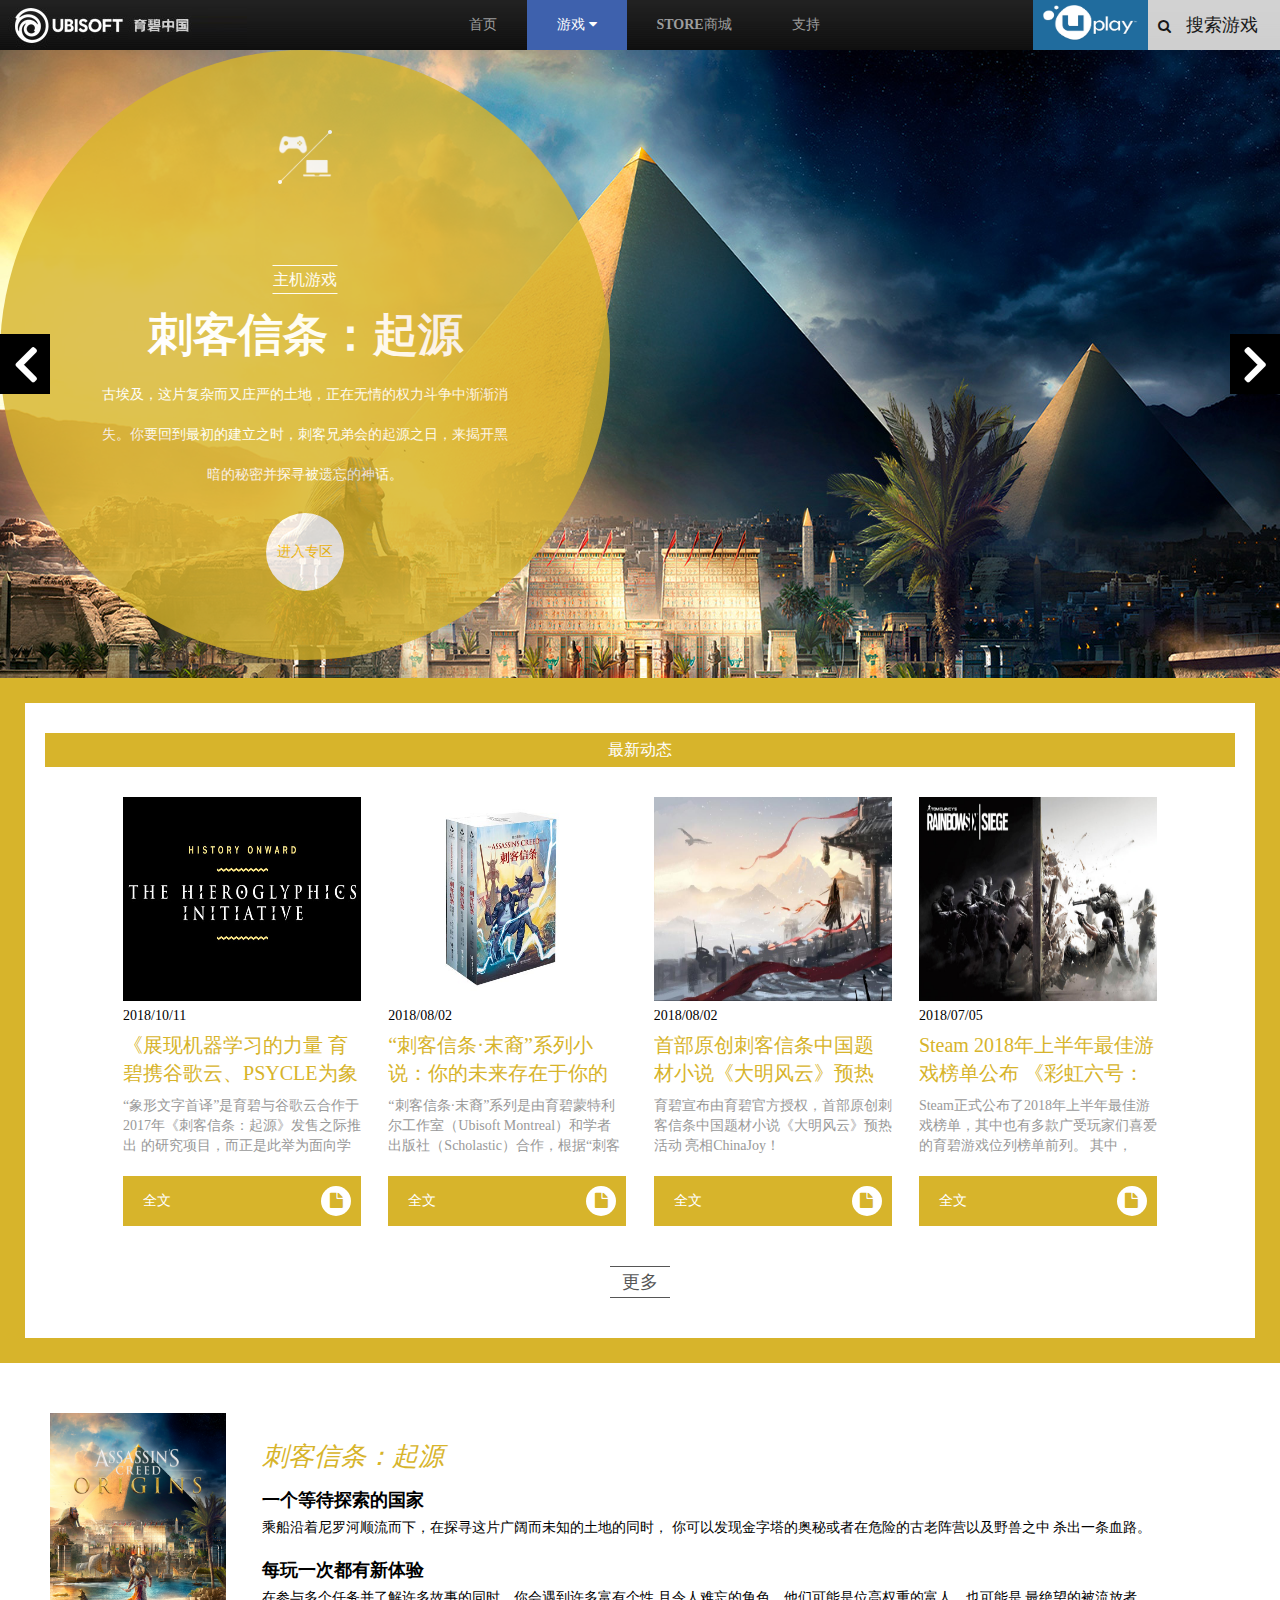
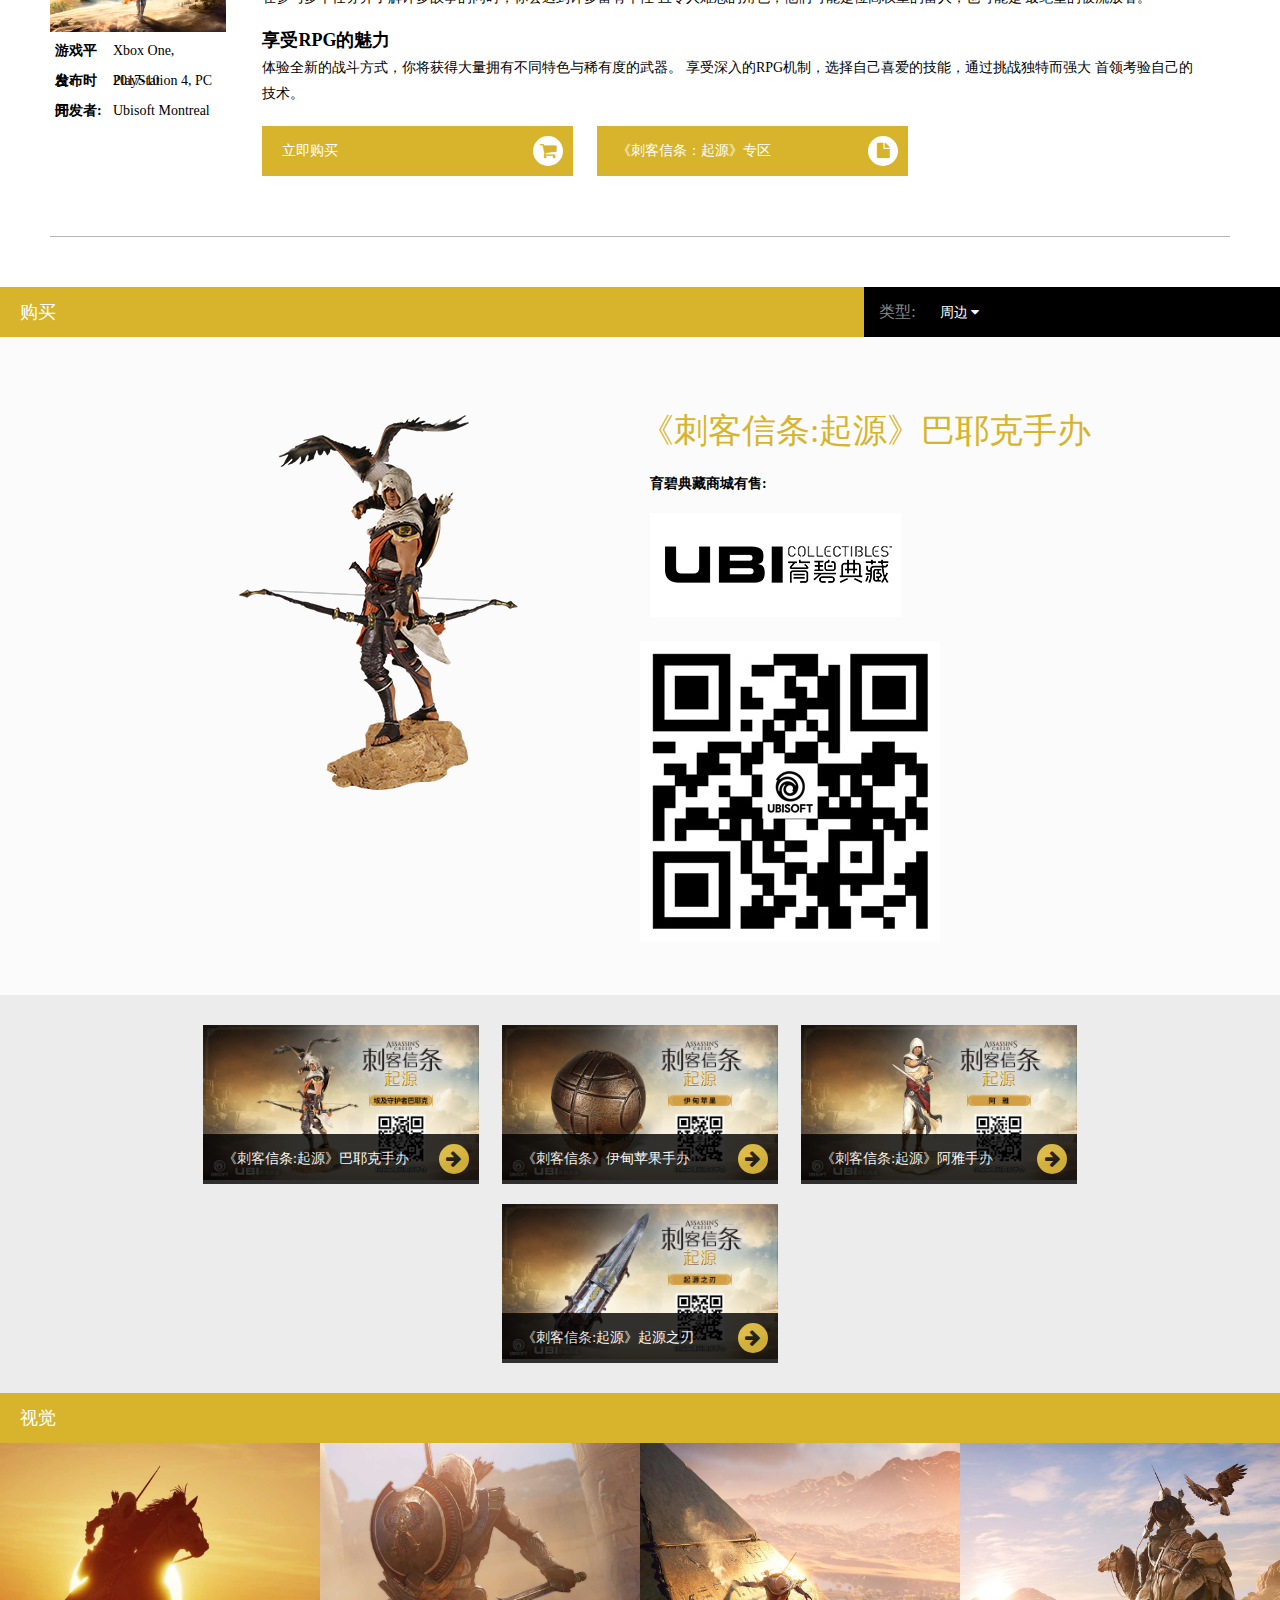
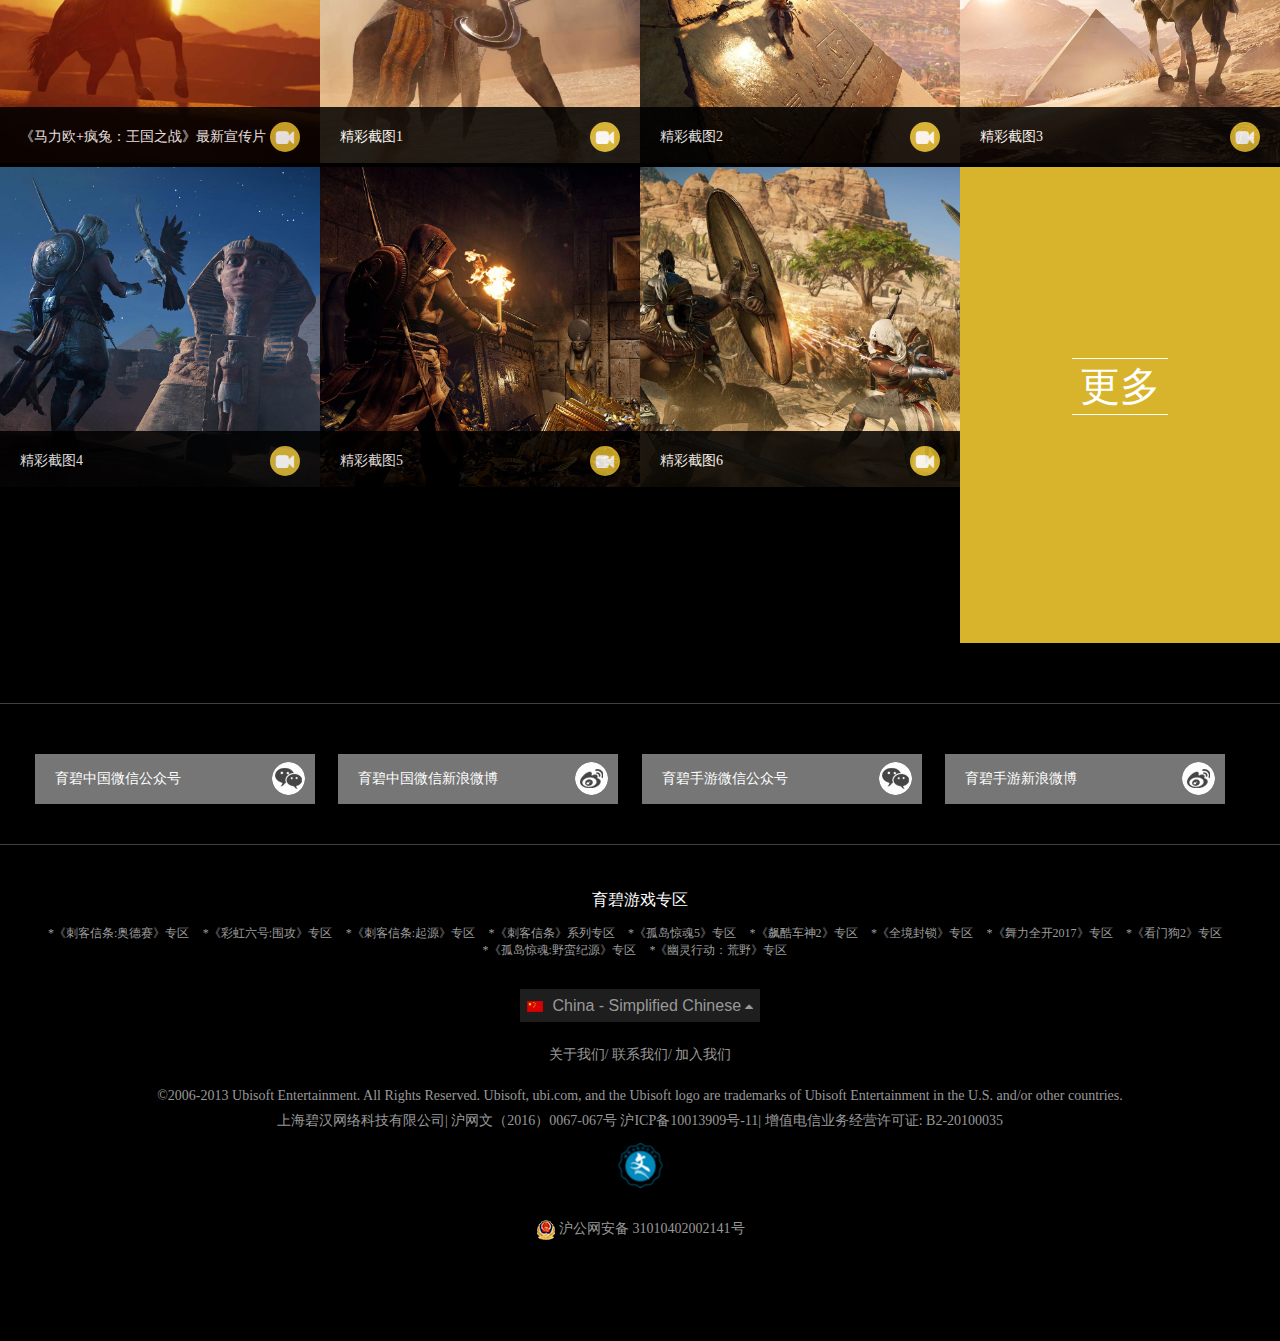
<file: 刺客信条-起源.html>
<!DOCTYPE html>
<html>
	<head>
		<meta charset="UTF-8">
		<title>刺客信条-起源</title>
		<link rel="stylesheet" type="text/css" href="css/common.css"/>
		<link rel="stylesheet" type="text/css" href="css/刺客信条-起源.css"/>
		<link rel="stylesheet" type="text/css" href="css/font-awesome.min.css"/>
		<link href="//cdn.hommk.com/pcgame/images/new_version/favicon.png?1542091057" rel="shortcut icon" type="image/x-icon">
		<script src="js/jquery.min.js" type="text/javascript" charset="utf-8"></script>
		
	</head>
	<body>
		<div class="box">
			<header>
				<div class="logo">
					
				</div>
				<nav class="header-nav">
					<ul>
						<li><a href="index.html">首页</a></li>
						<li style="background: #3E61AD;"><a href="game.html" style="color: #FFFFFF;">游戏 <i class="icon-caret-down"></i></a></li>
						<li><a href="javascript:;"><strong>STORE</strong>商城</a></li>
						<li><a href="javascript:;">支持</a></li>
						
					</ul>
				</nav>
				<div class="nav">
					<span class="upplay">
						<img src="img/uplayLogo_white.png"/>
					</span>
					<span class="search">
						<i class="icon-search"></i>
						搜索游戏
					</span>
				</div>
				
			</header>
			<div class="banner">
				<div class="banner-ul">
					<div class="yuan">
						<ul>
							<li></li>
							<li></li>
							<li></li>
						</ul>
						<div class="yuan-text">
							<font>主机游戏</font>
							<h1>刺客信条：起源</h1>
							<p>古埃及，这片复杂而又庄严的土地，正在无情的权力斗争中渐渐消失。你要回到最初的建立之时，刺客兄弟会的起源之日，来揭开黑暗的秘密并探寻被遗忘的神话。</p>
						</div>
						<p class="yuan-small">进入专区</p>
					</div>
					<span class="left"><a href="孤岛惊魂.html" class=" icon-angle-left"> </a></span>
					<span class="right"><a href="game.html" class=" icon-angle-right"> </a></span>
				</div>
			</div>
			<!--banner 尾标签-->
			<!--最新动态-->
			<div class="two">
				<div class="recentNews-c">
					<div class="recentNews-c-title">
						最新动态
					</div>
					<ul class="clearfix">
						<li class="newNews-li">
							<div class="reN-img">
								<img src="img/original_1539249551.jpg" />
							</div>
							<time>2018/10/11</time>
							<h2>《展现机器学习的力量 育碧携谷歌云、PSYCLE为象形文字自动翻译奠基</h2>
							<p>“象形文字首译”是育碧与谷歌云合作于2017年《刺客信条：起源》发售之际推出
								的研究项目，而正是此举为面向学术界及其他领域提供开源象形文字翻译工具铺
								平了道路。</p>
							<span>全文 <i class="icon-file"></i></span>
						</li>
						<li class="newNews-li">
							<div class="reN-img">
								<img src="img/original_1533195123.jpg" />
							</div>
							<time>2018/08/02</time>
							<h2>“刺客信条·末裔”系列小说：你的未来存在于你的过去</h2>
							<p>“刺客信条·末裔”系列是由育碧蒙特利尔工作室（Ubisoft Montreal）和学者
								出版社（Scholastic）合作，根据“刺客信条”游戏撰写，重磅打造的全新系列
								官方小说</p>
							<span>全文 <i class="icon-file"></i></span>
						</li>
						<li class="newNews-li">
							<div class="reN-img">
								<img src="img/original_1533194749.jpg" />
							</div>
							<time>2018/08/02</time>
							<h2>首部原创刺客信条中国题材小说《大明风云》预热活动亮相ChinaJoy！</h2>
							<p>育碧宣布由育碧官方授权，首部原创刺客信条中国题材小说《大明风云》预热活动
								亮相ChinaJoy！</p>
							<span>全文 <i class="icon-file"></i></span>
						</li>
						<li class="newNews-li">
							<div class="reN-img">
								<img src="img/original_1530768277.jpg" />
							</div>
							<time>2018/07/05</time>
							<h2>Steam 2018年上半年最佳游戏榜单公布 《彩虹六号：围攻》、《孤岛惊魂5》位列铂金</h2>
							<p>Steam正式公布了2018年上半年最佳游戏榜单，其中也有多款广受玩家们喜爱的育碧游戏位列榜单前列。
								其中，《彩虹六号：围攻》更是在两届最佳游戏评选中蝉联“最畅销游戏（铂金级）”以及“人气最高游戏
								（超过10万玩家同时游戏）”。接下来就让我们一起来看看都有哪些游戏获得了这些殊荣吧</p>
							<span>全文 <i class="icon-file"></i></span>
						</li>
					</ul>
					
					<div class="renN-more">
						更多
					</div>
					
				</div>
			</div>
			<!--最新动态 尾标签-->
			
			<div class="three clearfix">
				<div class="line clearfix">
				<div class="gameSpecs">
					<figure>
						<div class="game-img">
							<img src="img/aco_box.png"/>
						</div>
						<figcaption>
							<p>
								<strong>游戏平台:</strong>
								<span>Xbox One, PlayStation 4, PC</span>
							</p>
							<p>
								<strong>发布时间:</strong> 
								<span>2017-10</span>
							</p>
							<p>
								<strong>开发者:</strong> 
								<span>Ubisoft Montreal</span><br />
								<!--<span style="margin-left: 33%;">Ubisoft Milan</span>-->
							</p>
						</figcaption>
					</figure>
					
					
				</div>
				<div class="gameText">
					
					<h2>刺客信条：起源</h2>
					
					<h3>一个等待探索的国家</h3>
					<p>乘船沿着尼罗河顺流而下，在探寻这片广阔而未知的土地的同时，
						你可以发现金字塔的奥秘或者在危险的古老阵营以及野兽之中
						杀出一条血路。
					</p>
					<h3>每玩一次都有新体验</h3>
					<p>在参与多个任务并了解许多故事的同时，你会遇到许多富有个性
						且令人难忘的角色，他们可能是位高权重的富人，也可能是
						最绝望的被流放者。
					</p>
					<h3>享受RPG的魅力</h3>
					<p>体验全新的战斗方式，你将获得大量拥有不同特色与稀有度的武器。
						享受深入的RPG机制，选择自己喜爱的技能，通过挑战独特而强大
						首领考验自己的技术。
					</p>
					<div class="game-anniu">
						<span>立即购买 <i class="icon-shopping-cart"></i></span>
						<span>《刺客信条：起源》专区 <i class="icon-file"></i></span>
					</div>
				</div>
			</div>
			</div>
			<div class="buy">
				<div class="buy-title">
					<p>
						<span>购买</span>
						<strong>
							类型:
							
							<font size="6" color="#FFFFFF">周边 <i class="icon-caret-down"></i></font>
						</strong>
					</p>
				</div>
				
				<div class="buy-content">
					<div class="buy-content-c clearfix">
						<div class="mfp-img">
							<img src="img/aco_sale_2.png"/>
						</div>
						<div class="mfp-ewm">
							<h2>《刺客信条:起源》巴耶克手办</h2>
							<p><strong>育碧典藏商城有售:</strong></p>
							<p><img src="img/collectible_btn.png"/></p>
							<div class="buy-ewm">
								<img src="img/rkb_qr.jpg"/>
							</div>
						</div>
					</div>
				</div>
			</div>
			
			<div class="five">
				<li>
					<img src="img/aco_sale_2_s.jpg"/>
					<div class="five-mack">
						《刺客信条:起源》巴耶克手办
						<i class="icon-arrow-right"></i>
					</div>
				</li>
				<li>
					<img src="img/aco_sale_1_s.jpg"/>
					<div class="five-mack">
						《刺客信条》伊甸苹果手办
						<i class="icon-arrow-right"></i>
					</div>
				</li>
				
				<li>
					<img src="img/aco_sale_3_s.jpg"/>
					<div class="five-mack">
						《刺客信条:起源》阿雅手办
						<i class="icon-arrow-right"></i>
					</div>
				</li>
				<li>
					<img src="img/aco_sale_4_s.jpg"/>
					<div class="five-mack">
						《刺客信条:起源》起源之刃
						<i class="icon-arrow-right"></i>
					</div>
				</li>
				
			</div>
			
			
			
			
			<!--精彩视频-->
			<div class="four">
				<div class="club clearfix">
					<div class="club-tit">
						<h2>
							视觉
						</h2>
					</div>
					<ul>
						<li>
							<div class="cu-mack">
								
							</div>
							<div class="club-img">
								<img src="img/aco_screenshot_8.jpg"/>
								<p> 
								《马力欧+疯兔：王国之战》最新宣传片
									<i class=" icon-facetime-video"></i>
								</p>
							</div>
							
						</li>
						<li>
							<div class="cu-mack">
								
							</div>
							<div class="club-img">
								<img src="img/aco_screenshot_9.jpg"/>
								<p> 
									精彩截图1
									<i class=" icon-facetime-video"></i>
								</p>
							</div>
							
						</li>
						<li>
							<div class="cu-mack">
								
							</div>
							<div class="club-img">
								<img src="img/aco_screenshot_1.jpg"/>
								<p> 
									精彩截图2
									<i class=" icon-facetime-video"></i>
								</p>
							</div>
							
						</li>
						<li>
							<div class="cu-mack">
								
							</div>
							<div class="club-img">
								<img src="img/aco_screenshot_2.jpg"/>
								<p> 
									精彩截图3
									<i class=" icon-facetime-video"></i>
								</p>
							</div>
							
						</li>
						<li>
							<div class="cu-mack">
								
							</div>
							<div class="club-img">
								<img src="img/aco_screenshot_3.jpg"/>
								<p> 
									精彩截图4
									<i class=" icon-facetime-video"></i>
								</p>
							</div>
							
						</li>
						<li>
							<div class="cu-mack">
								
							</div>
							<div class="club-img">
								<img src="img/aco_screenshot_4.jpg"/>
								<p> 
									精彩截图5
									<i class=" icon-facetime-video"></i>
								</p>
							</div>
							
						</li>
						<li>
							<div class="cu-mack">
								
							</div>
							<div class="club-img">
								<img src="img/aco_screenshot_5.jpg"/>
								<p> 
									精彩截图6
									<i class=" icon-facetime-video"></i>
								</p>
							</div>
							
						</li>
						<div class="club-last">
							<div style="height: 476px;" class="club-img">
								<h2>
									更多
								</h2>
							</div>
							
						</div>
					</ul>
					
				</div>
				<!--精彩视频 尾标签-->
			
			<footer>
					<div class="wxwb">
						<ul class="wei ">
							<li>
								<a href="javascript:;">
									育碧中国微信公众号
									<div class="wx-ewm">
										<img src="img/ubi_qr.jpg"/>
									</div>
									<i class="wx-icon">
										<img src="img/wx_ico.png"/>
									</i>
								</a>
							</li>
							<li>
								<a href="javascript:;">
									育碧中国微信新浪微博
									<i class="wx-icon">
										<img src="img/wb_ico.png"/>
									</i>
								</a>
							</li>
							<li>
								<a href="javascript:;">
									育碧手游微信公众号
									<div class="wx-ewm">
										<img src="img/ubi_mobile_qr.jpg"/>
									</div>
									<i class="wx-icon">
										<img src="img/wx_ico.png"/>
									</i>
								</a>
							</li>
							<li>
								<a href="javascript:;">
									育碧手游新浪微博
									<i class="wx-icon">
										<img src="img/wb_ico.png"/>
									</i>
								</a>
							</li>
						</ul>
					</div>
					<!--游戏专区-->
					<div class="game-zoom">
						<h2>育碧游戏专区</h2>
						<p>
							<span>*《刺客信条:奥德赛》专区</span>
							<span>*《彩虹六号:围攻》专区</span>
							<span>*《刺客信条:起源》专区</span>
							<span>*《刺客信条》系列专区</span>
							<span>*《孤岛惊魂5》专区</span>
							<span>*《飙酷车神2》专区</span>
							<span>*《全境封锁》专区</span>
							<span>*《舞力全开2017》专区</span>
							<span>*《看门狗2》专区</span>
							<span>*《孤岛惊魂:野蛮纪源》专区</span>
							<span>*《幽灵行动：荒野》专区</span>
						</p>
					</div>
					<!--国家-->
					<div class="country">
						<div class="guojia">
							<ul>
								<h3>EUROPE</h3>
								<li><i class="flags flag1"></i>Denmark - Danish</li>
								<li><i class="flags flag2"></i>FINLAND - FINNISH</li>
								<li><i class="flags flag3"></i>FRANCE - FRENCH</li>
								<li><i class="flags flag4"></i>GERMANY - GERMAN</li>
								<li><i class="flags flag5"></i>ITALY - ITALIAN</li>
								<li><i class="flags flag6"></i>NETHERLANDS - DUTCH</li>
								<li><i class="flags flag7"></i>NORWAY - NORWEGIAN</li>
								<li><i class="flags flag8"></i>POLAND - POLISH</li>
								<li><i class="flags flag9"></i>RUSSIA - RUSSIAN</li>
								<li><i class="flags flag0"></i>SPAIN - SPANISH</li>
								<li><i class="flags flag11"></i>U.K. - ENGLIS</li>
								<li><i class="flags flag12"></i>SWEDEN - SWEDISH</li>
							</ul>
							<ul>
								<h3>NORTH AMERICA</h3>
								<li><i class="flags flag13"></i>CANADA - ENGLISH</li>
								<li><i class="flags flag14"></i>CANADA - FRENCH</li>
								<li><i class="flags flag15"></i>MEXICO - SPANISH</li>
								<li><i class="flags flag16"></i>U.S. - ENGLISH</li>
							</ul>
							<ul>
								<h3>SOUTH AMERICA</h3>
								<li><i class="flags flag17"></i>BRAZIL - PORTUGUESE</li>
							</ul>
							<ul>
								<h3>ASIA / PACIFIC</h3>
								<li><i class="flags flag18"></i>AUSTRALIA - ENGLISH</li>
								<li><i class="flags flag-china"></i>CHINA - SIMPLIFIED CHINESE</li>
								<li><i class="flags flag20"></i>JAPAN - JAPANESE</li>
							</ul>
						</div>
						<p><i class="flags flag-china" ></i>China - Simplified Chinese <em class="icon-caret-up"></em></p>
					</div>
					<div class="footer">
						<p>
							<span>关于我们 </span>/
							<span>联系我们 </span>/
							<span>加入我们 </span>
							
						</p><br />
						<p>
							©2006-2013 Ubisoft Entertainment. 
							All Rights Reserved. 
							Ubisoft, ubi.com, 
							and the Ubisoft logo are trademarks  
							of Ubisoft Entertainment in the U.S.   
							and/or other countries.
						</p>
						<p>
							<span>上海碧汉网络科技有限公司</span>|
							<span>沪网文（2016）0067-067号 沪ICP备10013909号-11</span>|
							<span>增值电信业务经营许可证: B2-20100035</span> 
						</p>
						<p>
							<i></i>
						</p>
						<p>
							<i></i>
							沪公网安备 31010402002141号
						</p>
					</div>
					
				</footer>
		</div>
		<script src="js/jquery.min.js" type="text/javascript" charset="utf-8"></script>
		
		
		
		
		<script type="text/javascript">
			$(function () {
				var boor1=true;
				$(".country p").click(function () {
					
					if (boor1) {
						$('.guojia').css('display','block');
						$(".country p em").removeClass("icon-caret-up").addClass("icon-caret-down");
						boor1=false;
					} else{
						$('.guojia').css('display','none');
						boor1=true;
						$(".country p em").removeClass("icon-caret-down").addClass("icon-caret-up")
					}
					
				})
			})
		</script>
		

	</body>
</html>
</file>
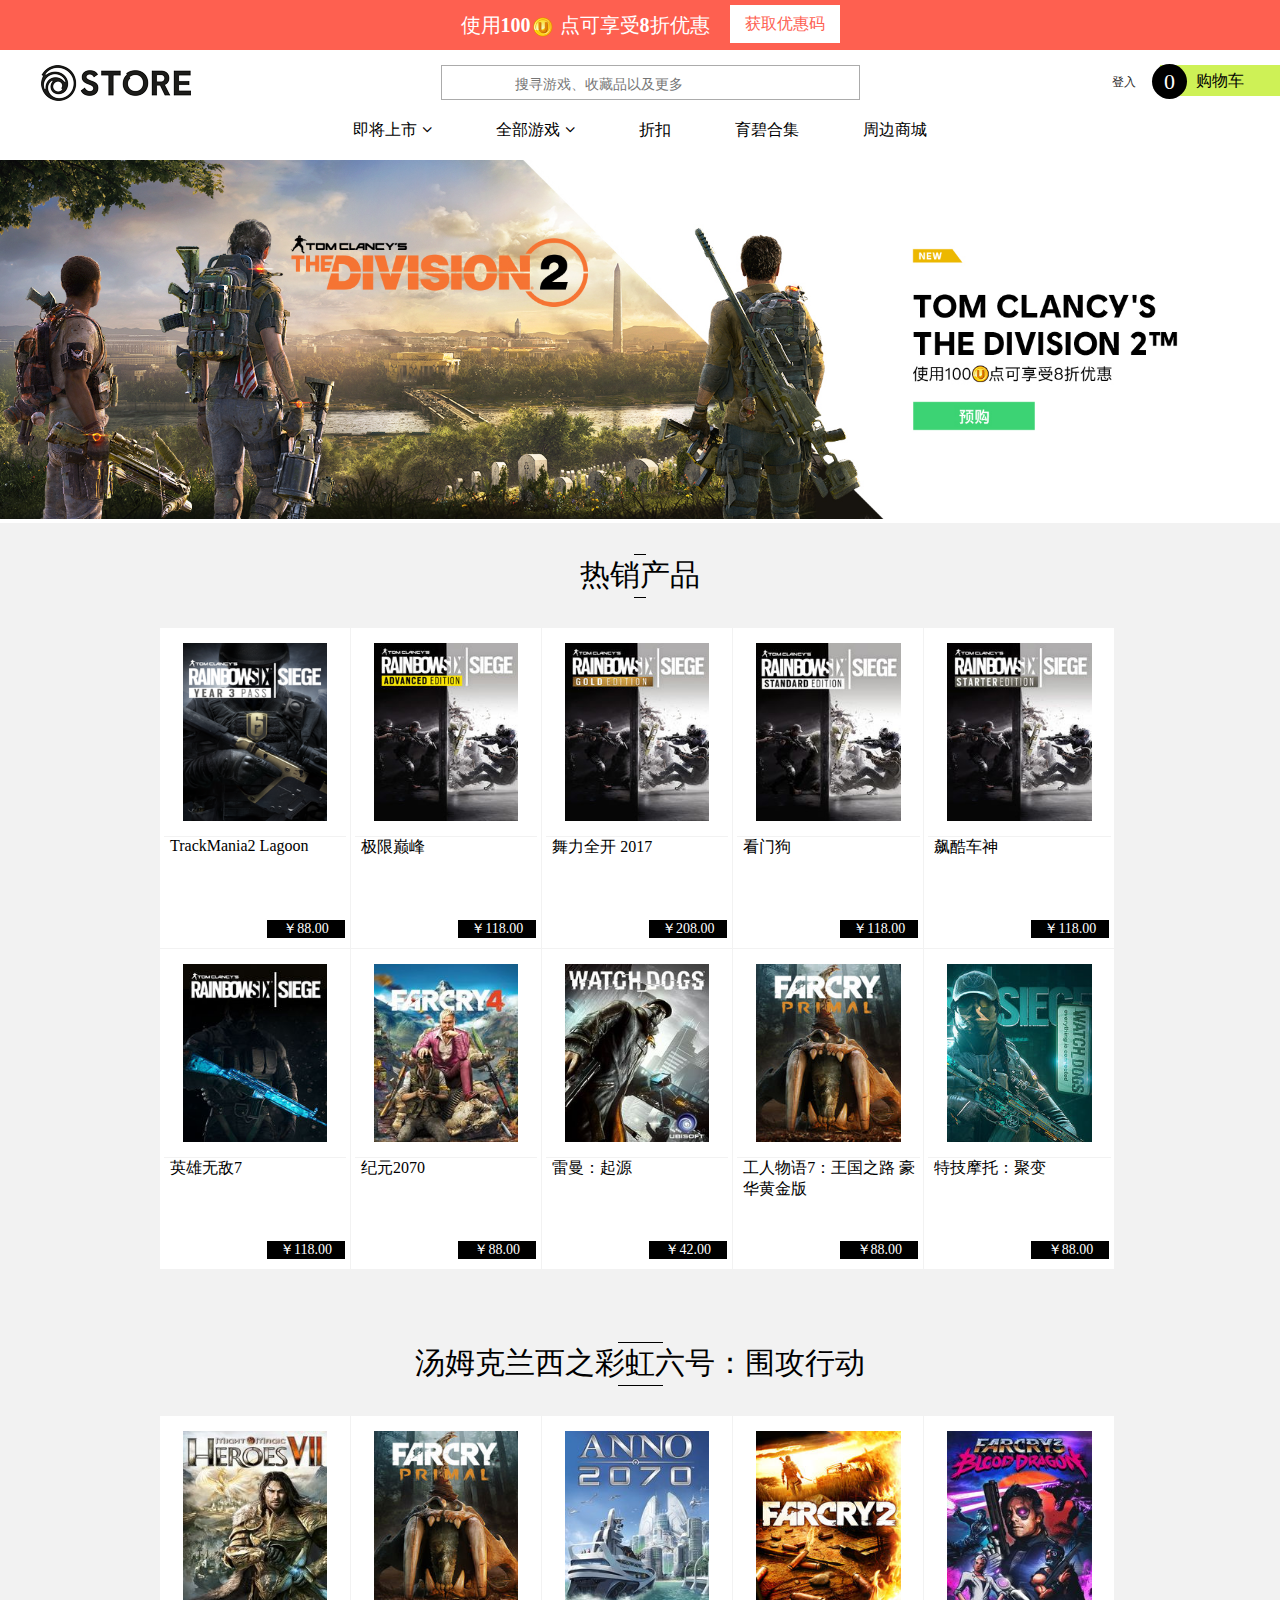
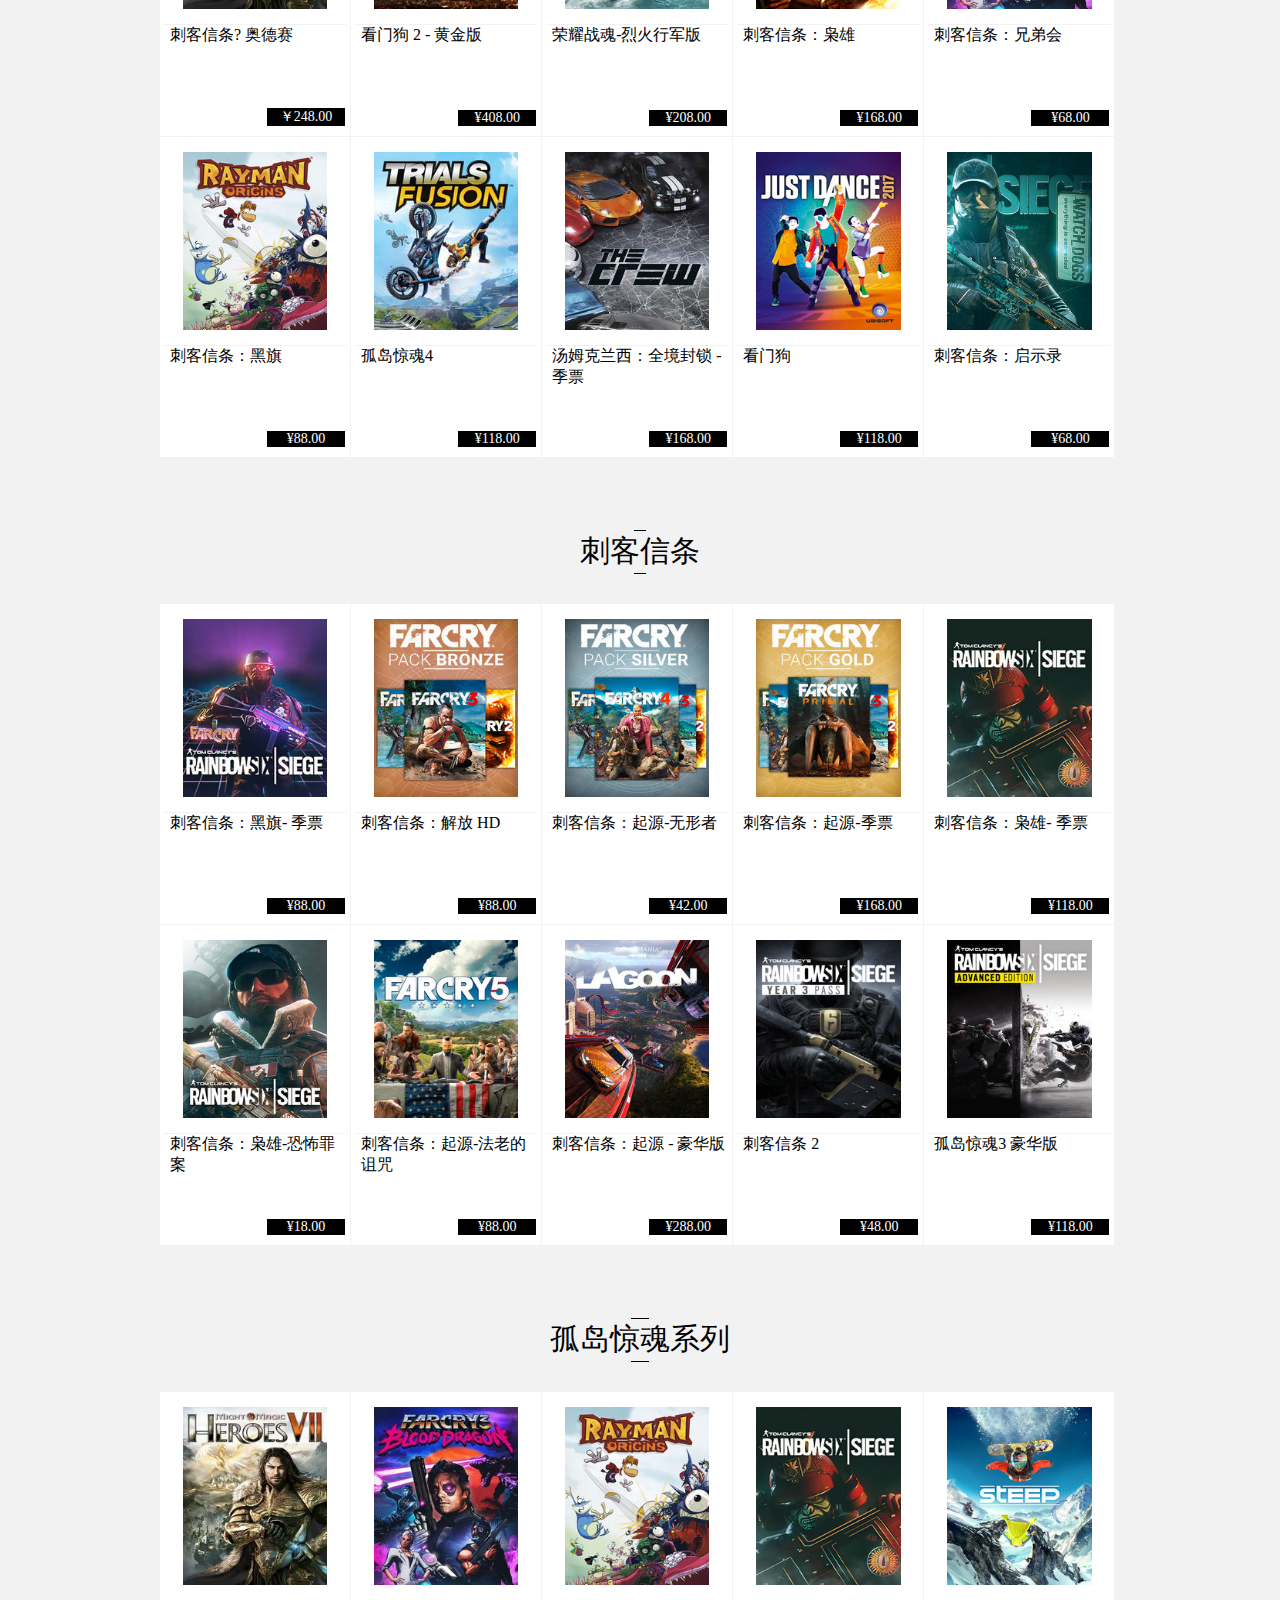
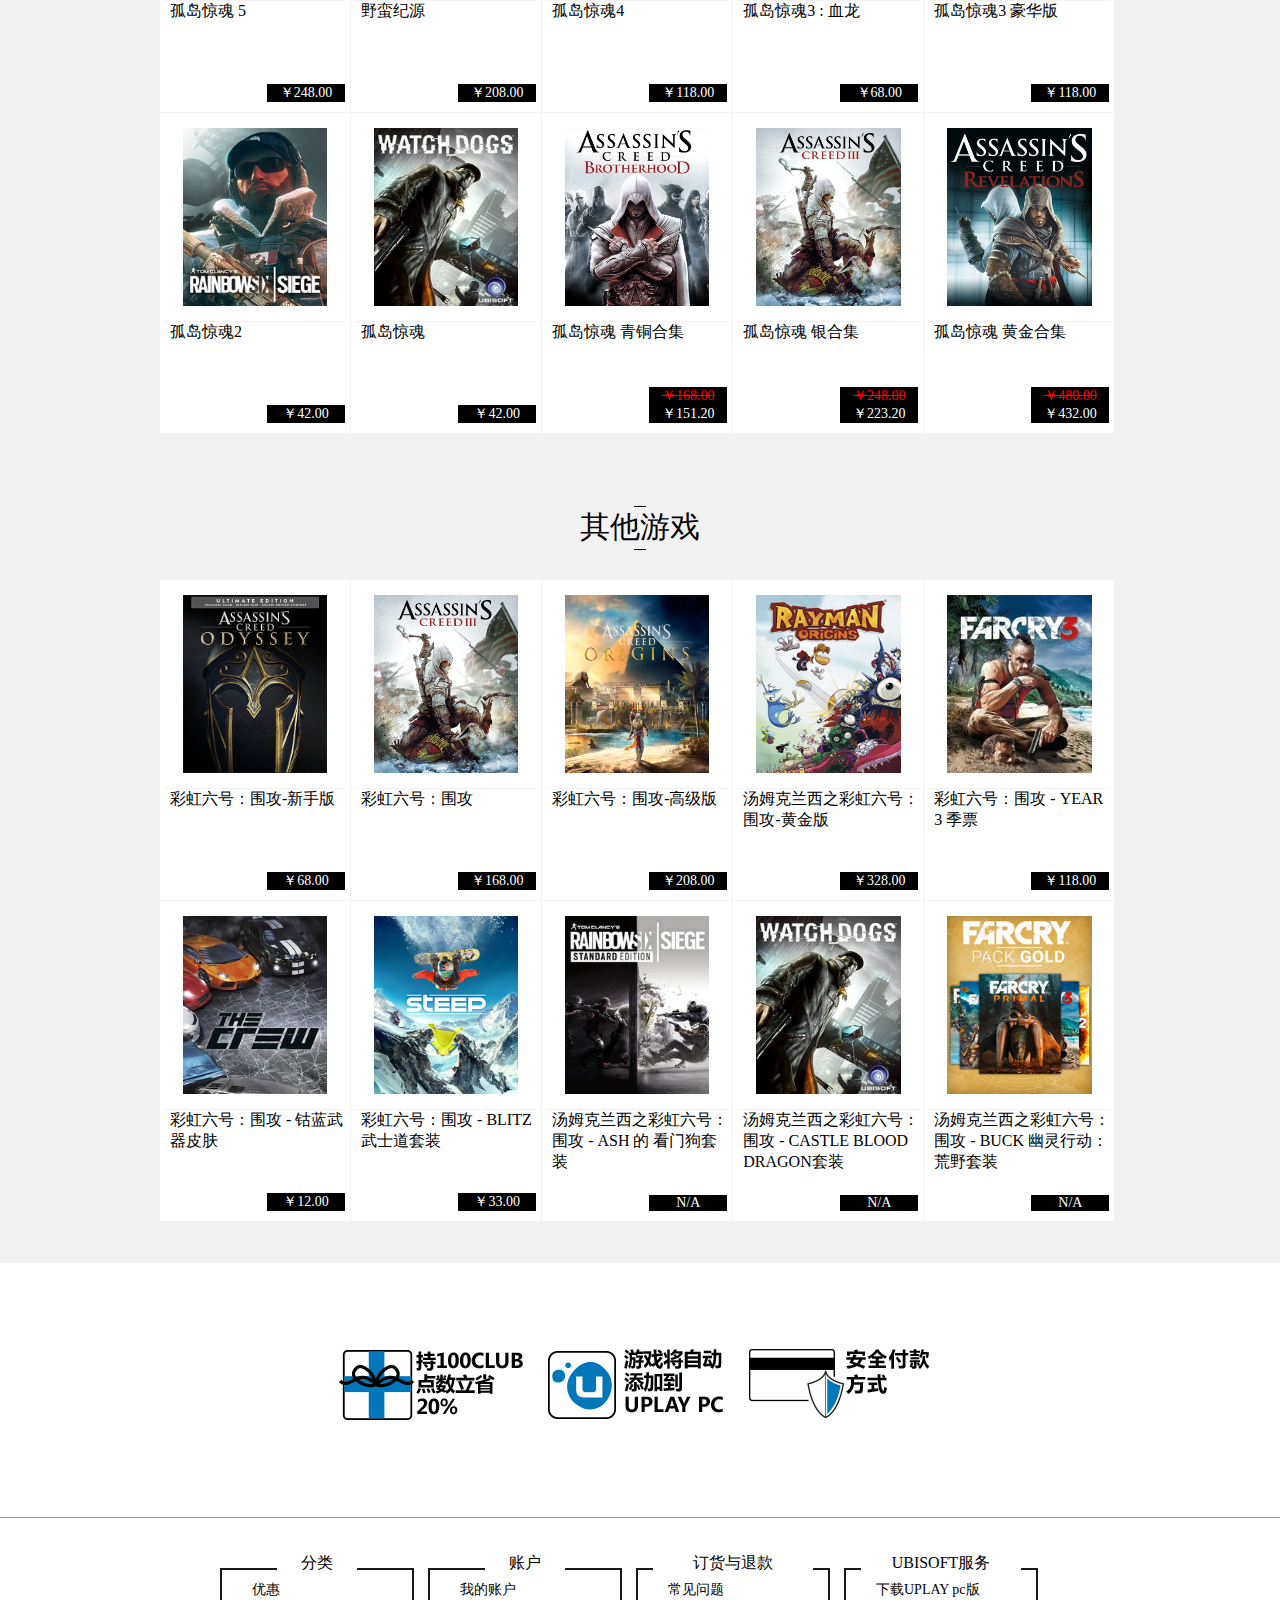
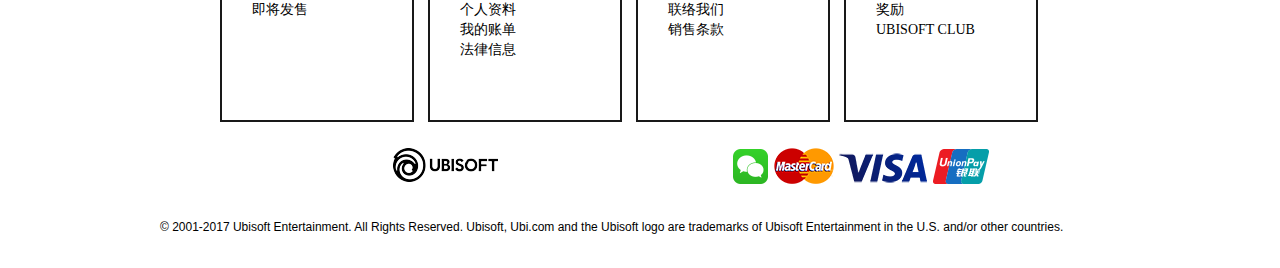
<file: 商城.html>
<!DOCTYPE html>
<html>
	<head>
		<meta charset="utf-8">
		<title></title>
		<link rel="stylesheet" type="text/css" href="css/common.css"/>
		<link rel="stylesheet" type="text/css" href="css/商城.css"/>
		<link rel="stylesheet" type="text/css" href="css/font-awesome.min.css"/>
		<link href="//cdn.hommk.com/pcgame/images/new_version/favicon.png?1542091057" rel="shortcut icon" type="image/x-icon">
		<script src="js/jquery.min.js" type="text/javascript" charset="utf-8"></script>
	</head>
	<body>
		<div class="wraper">
			<!-- 头部 -->
			<header class="header">
				<div class="header-inner">
					使用 <span> 100 </span><img src="img/icons-CU.png" alt="">点可享受   <span> 8 </span>  折优惠
					<div class="youhui">获取优惠码</div>
				</div>
			</header>
			<div class="header2">
				<i>
					<img src="img/Ubisoft_Logo_Store_Black.png" alt="">
				</i>
				<div class="search">
					<input type="search"  placeholder="搜寻游戏、收藏品以及更多...">
				</div>
				<div class="login-car">
					<span class="login">登入</span>
					<div class="minicart">
						<div class="cart">0</div>
						购物车
					</div>
				</div>
					
			</div>
			<!-- 导航 -->
			<nav class="nav clearfix">
				<ul>
					<li class="navli">
						即将上市<i class="icon-angle-down"></i> 
						<div class="nav-hover">
							<ul>
								<li>全境封锁2</li>
								<li>SKILL AND BONES</li>
							</ul>
							<ul>
								<li>特技摩托：崛起</li>
								
							</ul>
							<ul>
								<li>纪元1800</li>
							</ul>
						</div>
						</li>
					<li  class="navli">
						全部游戏<i class="icon-angle-down"></i>
						<div class="nav-hover nav-hover2">
							<ul>
								<li>热门游戏</li>
								<li>飙酷车神2</li>
								<li>孤岛惊魂5</li>
								<li>刺客信条：起源</li>
								<li>彩虹六号：围攻</li>
								<li>幽灵行动：荒野</li>
								<li>南方公园：破碎完整</li>
								<li>全境封锁</li>
								<li>荣耀战魂</li>
							</ul>
							<ul>
								<li class="english">ASSASSIN'S CREED ODYSSEY</li>
								
							</ul>
							<ul>
								<li>经典系列</li>
								<li>刺客信条系列</li>
								<li>彩虹六号系列</li>
								<li>孤岛惊魂系列</li>
								<li>幽灵行动系列</li>
								<li>细胞分裂系列</li>
								<li>人工物语系列</li>
								<li>英雄无敌系列</li>
								<li>赛道狂飙系列</li>
								<li>飙酷车神系列</li>
								<li>看门狗系列</li>
								<li>纪元系列</li>
								<li>雷曼系列</li>
							</ul>
						</div>
						</li>
					<li  class="navli">折扣</li>
					<li  class="navli">育碧合集</li>
					<li  class="navli">周边商城</li>
				</ul>
			</nav>
			<section class="topimg">
				<img src="img/TCTD2_1920X538_x1_CN_V2.jpg" alt="">
			</section>

			<article>
				<div class="inner">

					<!-- 热销产品类 -->
					<section class="hot">
						<div class="bigtitle">
							<span>热销产品</span>
						</div>
						<ul>
							<li>
								<div class="hotimg"><img src="img/5a216cf44e0165397329ec88.png"/></div>
								<div class="hotcont">
									<p>TrackMania2 Lagoon</p>
									<p>￥88.00</p>
								</div>
							</li>
							<li>
								<div class="hotimg"><img src="img/5a74872129e123bf13fea7cc.jpg"/></div>
								<div class="hotcont">
									<p>极限巅峰</p>
									<p>￥118.00</p>
								</div>
							</li>
							<li>
								<div class="hotimg"><img src="img/5a74872229e123bf13fea7e4.jpg"/></div>
								<div class="hotcont">
									<p>舞力全开 2017</p>
									<p>￥208.00</p>
								</div>
							</li>
							<li>
								<div class="hotimg"><img src="img/56c494ad88a7e300458b4d5a.jpg"/></div>
								<div class="hotcont">
									<p>看门狗</p>
									<p>￥118.00</p>
								</div>
							</li>
							<li>
								<div class="hotimg"><img src="img/574c13c90c8ee454798b4567.jpg"/></div>
								<div class="hotcont">
									<p>飙酷车神</p>
									<p>￥118.00</p>
								</div>
							</li>
							<li>
								<div class="hotimg"><img src="img/57062ec488a7e316728b46ac.jpg "/></div>
								<div class="hotcont">
									<p>英雄无敌7</p>
									<p>￥118.00</p>
								</div>
							</li>
							<li>
								<div class="hotimg"><img src="img/56c4947a88a7e300458b45e2.jpg"/></div>
								<div class="hotcont">
									<p>纪元2070</p>
									<p>￥88.00</p>
								</div>
							</li>
							<li>
								<div class="hotimg"><img src="img/56c494ae88a7e300458b4d72.jpg"/></div>
								<div class="hotcont">
									<p>雷曼：起源</p>
									<p>￥42.00</p>
								</div>
							</li>
							<li>
								<div class="hotimg"><img src="img/56c4947a88a7e300458b45e8.jpg"/></div>
								<div class="hotcont">
									<p>工人物语7：王国之路 豪华黄金版</p>
									<p>￥88.00</p>
								</div>
							</li>
							<li>
								<div class="hotimg"><img src="img/57c04285ef3aa5741b8b4567.jpg"/></div>
								<div class="hotcont">
									<p>特技摩托：聚变</p>
									<p>￥88.00</p>
								</div>
							</li>
						</ul>
					</section>

					<!-- 汤姆克兰西部分 -->
					<section class="hot hot2">
						<div class="bigtitle">
							<span>汤姆克兰西之彩虹六号：围攻行动</span>
						</div>
						<ul>
							<li>
								<div class="hotimg hotimg2"><img src="img/56c4947b88a7e300458b45f8.jpg"/></div>
								<div class="hotcont hotcont2">
									<p>刺客信条? 奥德赛</p>
									<p>￥248.00</p>
								</div>
							</li>
							<li>
								<div class="hotimg hotimg2"><img src="img/56c4947a88a7e300458b45e8.jpg"/></div>
								<div class="hotcont hotcont2">
									<p>看门狗 2 - 黄金版</p>
									<p>¥408.00</p>
								</div>
							</li>
							<li>
								<div class="hotimg hotimg2"><img src="img/56c4947e88a7e300458b4662.jpg"/></div>
								<div class="hotcont hotcont2">
									<p>荣耀战魂-烈火行军版</p>
									<p>¥208.00</p>
								</div>
							</li>
							<li>
								<div class="hotimg hotimg2"><img src="img/56c4948488a7e300458b4742.jpg"/></div>
								<div class="hotcont hotcont2">
									<p>刺客信条：枭雄</p>
									<p>¥168.00</p>
								</div>
							</li>
							<li>
								<div class="hotimg hotimg2"><img src="img/56c4948488a7e300458b4744.jpg"/></div>
								<div class="hotcont hotcont2">
									<p>刺客信条：兄弟会</p>
									<p>¥68.00</p>
								</div>
							</li>
							<li>
								<div class="hotimg hotimg2"><img src="img/56c4948888a7e300458b47dc.jpg"/></div>
								<div class="hotcont hotcont2">
									<p>刺客信条：黑旗</p>
									<p>¥88.00</p>
								</div>
							</li>
							<li>
								<div class="hotimg hotimg2"><img src="img/56c4948d88a7e300458b4888.jpg"/></div>
								<div class="hotcont hotcont2">
									<p>孤岛惊魂4</p>
									<p>¥118.00</p>
								</div>
							</li>
							<li>
								<div class="hotimg hotimg2"><img src="img/56c494ad88a7e300458b4d50.jpg"/></div>
								<div class="hotcont hotcont2">
									<p>汤姆克兰西：全境封锁 - 季票</p>
									<p>¥168.00</p>
								</div>
							</li>
							<li>
								<div class="hotimg hotimg2"><img src="img/5758093aef3aa5461e8b4567.png"/></div>
								<div class="hotcont hotcont2">
									<p>看门狗</p>
									<p>¥118.00</p>
								</div>
							</li>
							<li>
								<div class="hotimg hotimg2"><img src="img/57c04285ef3aa5741b8b4567.jpg"/></div>
								<div class="hotcont hotcont2">
									<p>刺客信条：启示录</p>
									<p>¥68.00</p>
								</div>
							</li>
						</ul>
					</section>
					<!-- 刺客信条部分 -->
					<section class="hot hot2 hot3">
						<div class="bigtitle">
							<span>刺客信条</span>
						</div>
						<ul>
							<li>
								<div class="hotimg hotimg3"><img src="img/57ebcebcef3aa5731f8b4567.jpg"/></div>
								<div class="hotcont hotcont3">
									<p>刺客信条：黑旗- 季票</p>
									<p>¥88.00</p>
								</div>
							</li>
							<li>
								<div class="hotimg hotimg3"><img src="img/5822f64c29e123e45e8b4567.jpg"/></div>
								<div class="hotcont hotcont3">
									<p>刺客信条：解放 HD</p>
									<p>¥88.00</p> 
								</div>
							</li>
							<li>
								<div class="hotimg hotimg3"><img src="img/5823121988a7e367398b4567.jpg"/></div>
								<div class="hotcont hotcont3">
									<p>刺客信条：起源-无形者</p>
									<p>¥42.00</p>
								</div>
							</li>
							<li>
								<div class="hotimg hotimg3"><img src="img/5823123488a7e36b398b4567.jpg"/></div>
								<div class="hotcont hotcont3">
									<p>刺客信条：起源-季票</p>
									<p>¥168.00</p>
								</div>
							</li>
							<li>
								<div class="hotimg hotimg3"><img src="img/58493f684e01656d4f8b4568.jpg"/></div>
								<div class="hotcont hotcont3">
									<p>刺客信条：枭雄- 季票</p>
									<p>¥118.00</p>
								</div>
							</li>
							<li>
								<div class="hotimg hotimg3"><img src="img/58e75086ca1a6466358b4567.jpg"/></div>
								<div class="hotcont hotcont3">
									<p>刺客信条：枭雄-恐怖罪案</p>
									<p>¥18.00</p>
								</div>
							</li>
							<li>
								<div class="hotimg hotimg3"><img src="img/591567f6ca1a6460388b4568.jpg"/></div>
								<div class="hotcont hotcont3">
									<p>刺客信条：起源-法老的诅咒</p>
									<p>¥88.00</p>
								</div>
							</li>
							<li>
								<div class="hotimg hotimg3"><img src="img/591ac64c88a7e3dc388b4567.jpg"/></div>
								<div class="hotcont hotcont3">
									<p>刺客信条：起源 - 豪华版</p>
									<p>¥288.00</p>
								</div>
							</li>
							<li>
								<div class="hotimg hotimg3"><img src="img/5a216cf44e0165397329ec88.png"/></div>
								<div class="hotcont hotcont3">
									<p>刺客信条 2</p>
									<p>¥48.00</p>
								</div>
							</li>
							<li>
								<div class="hotimg hotimg3"><img src="img/5a74872129e123bf13fea7cc.jpg"/></div>
								<div class="hotcont hotcont3">
									<p>孤岛惊魂3 豪华版</p>
									<p>¥118.00</p>
								</div>
							</li>
						</ul>
					</section>
					<!-- 孤岛惊魂系列 -->
					<section class="hot hot2 hot3">
						<div class="bigtitle">
							<span>孤岛惊魂系列</span>
						</div>
						<ul>
							<li>
								<div class="hotimg hotimg4"><img src="img/56c4947b88a7e300458b45f8.jpg"/></div>
								<div class="hotcont hotcont4">
									<p>孤岛惊魂 5</p>
									<p>￥248.00</p>
								</div>
							</li>
							<li>
								<div class="hotimg hotimg4"><img src="img/56c4948488a7e300458b4744.jpg"/></div>
								<div class="hotcont hotcont4">
									<p>野蛮纪源</p>
									<p>￥208.00</p>
								</div>
							</li>
							<li>
								<div class="hotimg hotimg4"><img src="img/56c4948888a7e300458b47dc.jpg"/></div>
								<div class="hotcont hotcont4">
									<p>孤岛惊魂4</p>
									<p>￥118.00</p>
								</div>
							</li>
							<li>
								<div class="hotimg hotimg4"><img src="img/58493f684e01656d4f8b4568.jpg"/></div>
								<div class="hotcont hotcont4">
									<p>孤岛惊魂3 : 血龙</p>
									<p>￥68.00</p>
								</div>
							</li>
							<li>
								<div class="hotimg hotimg4"><img src="img/57597f6a0c8ee468458b4567.jpg"/></div>
								<div class="hotcont hotcont4">
									<p>孤岛惊魂3 豪华版</p>
									<p>￥118.00</p>
								</div>
							</li>
							<li>
								<div class="hotimg hotimg4"><img src="img/58e75086ca1a6466358b4567.jpg"/></div>
								<div class="hotcont hotcont4">
									<p>孤岛惊魂2</p>
									<p>￥42.00</p>
								</div>
							</li>
							<li>
								<div class="hotimg hotimg4"><img src="img/56c494ae88a7e300458b4d72.jpg"/></div>
								<div class="hotcont hotcont4">
									<p>孤岛惊魂</p>
									<p>￥42.00</p>
								</div>
							</li>
							<li>
								<div class="hotimg hotimg4"><img src="img/acb_box.jpg"/></div>
								<div class="hotcont hotcont4">
									<p>孤岛惊魂 青铜合集</p>
									<p><del>￥168.00</del> ￥151.20</p>
								</div>
							</li>
							<li>
								<div class="hotimg hotimg4"><img src="img/ac3_box.jpg"/></div>
								<div class="hotcont hotcont4">
									<p>孤岛惊魂 银合集</p>
									<p><del>￥248.00 </del> ￥223.20</p>
								</div>
							</li>
							<li>
								<div class="hotimg hotimg4"><img src="img/acr_box.jpg"/></div>
								<div class="hotcont hotcont4">
									<p>孤岛惊魂 黄金合集</p>
									<p><del>￥480.00</del> ￥432.00</p>
								</div>
							</li>
						</ul>
					</section>
					<!-- 其他游戏 -->
					<section class="hot hot2 hot3">
						<div class="bigtitle">
							<span>其他游戏</span>
						</div>
						<ul>
							<li>
								<div class="hotimg hotimg5"><img src="img/5afda8aa6b54a4271407a875.jpg"/></div>
								<div class="hotcont hotcont5">
									<p>彩虹六号：围攻-新手版</p>
									<p>￥68.00</p>
								</div>
							</li>
							<li>
								<div class="hotimg hotimg5"><img src="img/ac3_box.jpg"/></div>
								<div class="hotcont hotcont5">
									<p>彩虹六号：围攻</p>
									<p>￥168.00</p>
								</div>
							</li>
							<li>
								<div class="hotimg hotimg5"><img src="img/aco_box.png"/></div>
								<div class="hotcont hotcont5">
									<p>彩虹六号：围攻-高级版</p>
									<p>￥208.00</p>
								</div>
							</li>
							<li>
								<div class="hotimg hotimg5"><img src="img/56c4948888a7e300458b47dc.jpg"/></div>
								<div class="hotcont hotcont5">
									<p>汤姆克兰西之彩虹六号：围攻-黄金版</p>
									<p>￥328.00</p>
								</div>
							</li>
							<li>
								<div class="hotimg hotimg5"><img src="img/56c4948488a7e300458b4748.jpg"/></div>
								<div class="hotcont hotcont5">
									<p>彩虹六号：围攻 - YEAR 3 季票</p>
									<p>￥118.00</p>
								</div>
							</li>
							<li>
								<div class="hotimg hotimg5"><img src="img/56c494ad88a7e300458b4d50.jpg"/></div>
								<div class="hotcont hotcont5">
									<p>彩虹六号：围攻 - 钴蓝武器皮肤</p>
									<p>￥12.00</p>
								</div>
							</li>
							<li>
								<div class="hotimg hotimg5"><img src="img/57597f6a0c8ee468458b4567.jpg"/></div>
								<div class="hotcont hotcont5">
									<p>彩虹六号：围攻 - BLITZ 武士道套装</p>
									<p>￥33.00</p>
								</div>
							</li>
							<li>
								<div class="hotimg hotimg5"><img src="img/56c494ad88a7e300458b4d5a.jpg"/></div>
								<div class="hotcont hotcont5">
									<p>汤姆克兰西之彩虹六号：围攻 - ASH 的 看门狗套装</p>
									<p>N/A</p>
								</div>
							</li>
							<li>
								<div class="hotimg hotimg5"><img src="img/56c494ae88a7e300458b4d72.jpg"/></div>
								<div class="hotcont hotcont5">
									<p>汤姆克兰西之彩虹六号：围攻 - CASTLE BLOOD DRAGON套装</p>
									<p>N/A</p>
								</div>
							</li>
							<li>
								<div class="hotimg hotimg5"><img src="img/5823123488a7e36b398b4567.jpg"/></div>
								<div class="hotcont hotcont5">
									<p>汤姆克兰西之彩虹六号：围攻 - BUCK 幽灵行动：荒野套装</p>
									<p>N/A</p>
								</div>
							</li>
						</ul>
					</section>
				</div>
			</article>
			<!-- 安全付款方式部分 -->
			<section class="secure">
				<img src="img/unit_CN.png" alt="">
				<img src="img/upc_activation_CN.png" alt="">
				<img src="img/securePayment-CN.png" alt="">
			</section>
			<footer class="footer">
				<ul>
					<li>
						<h5>分类</h5>
						<span>优惠</span>
						<span>即将发售</span>
					</li>
					<li>
						<h5>账户</h5>
						<span>我的账户</span>
						<span>个人资料</span>
						<span>我的账单</span>
						<span>法律信息</span>
					</li>
					<li>
						<h5  class="severce">订货与退款</h5>
						<span>常见问题</span>
						<span>联络我们</span>
						<span>销售条款</span>

					</li>
					<li>
						<h5 class="severce">UBISOFT服务</h5>
						<span>下载UPLAY pc版</span>
						<span>奖励</span>
						<span>UBISOFT CLUB</span>

					</li>
				</ul>
				<div class="inner">
					<div class="logos">
						<img src="img/ubisoft_logo.png" alt="">
						<div class="logo-right">
							<img src="img/wechat.png" alt="">
							<img src="img/mastercard.png" alt="">
							<img src="img/visa.png" alt="">
							<img src="img/unionpay.png" alt="">
						</div>
					</div>
					<p class="allright"> © 2001-2017 Ubisoft Entertainment. All Rights Reserved. Ubisoft,
					 Ubi.com and the Ubisoft logo are trademarks of Ubisoft Entertainment
					  in the U.S. and/or other countries.</p>
				</div>
			</footer>
		</div>
		<!--<script>
			$(function() {
				$.ajax({
					url: 'https://www.easy-mock.com/mock/5be403d014760c3efb721341/yubi/',
					// url:'1.txt',

					type: 'get', //get post
					data: { //向后台传输数据  jsonp callback

					},
					jsonp: 'callback',
					async: false, //同步
					dataType: 'json',
					timeout: 8000,
				}).done(function(result) {
					console.log(result)
					console.log(result.list)

					for (var i = 0; i < result.hot.length; i++) {
						$('.hotimg').eq(i).html(`<img src='${result.hot[i].img}'/>`)
						$('.hotcont').eq(i).html('<p>' + result.hot[i].cont + ' </p>' + '<p>' + result.hot[i].price + ' </p>')
					}
					for (var i = 0; i < result.hot2.length; i++) {
						$('.hotimg2').eq(i).html(`<img src='${result.hot2[i].img}'/>`)
						$('.hotcont2').eq(i).html('<p>' + result.hot2[i].cont + ' </p>' + '<p>' + result.hot2[i].price + ' </p>')
					}
					for (var i = 0; i < result.hot3.length; i++) {
						$('.hotimg3').eq(i).html(`<img src='${result.hot3[i].img}'/>`)
						$('.hotcont3').eq(i).html('<p>' + result.hot3[i].cont + ' </p>' + '<p>' + result.hot3[i].price + ' </p>')
					}
					for (var i = 0; i < result.hot4.length; i++) {
						$('.hotimg4').eq(i).html(`<img src='${result.hot4[i].img}'/>`)
						$('.hotcont4').eq(i).html('<p>' + result.hot4[i].cont + ' </p>' + '<p>' + result.hot4[i].price + ' </p>')
					}
					for (var i = 0; i < result.hot5.length; i++) {
						$('.hotimg5').eq(i).html(`<img src='${result.hot5[i].img}'/>`)
						$('.hotcont5').eq(i).html('<p>' + result.hot5[i].cont + ' </p>' + '<p>' + result.hot5[i].price + ' </p>')
					}
				})
			})
		</script>-->
	</body>
</html>
</file>
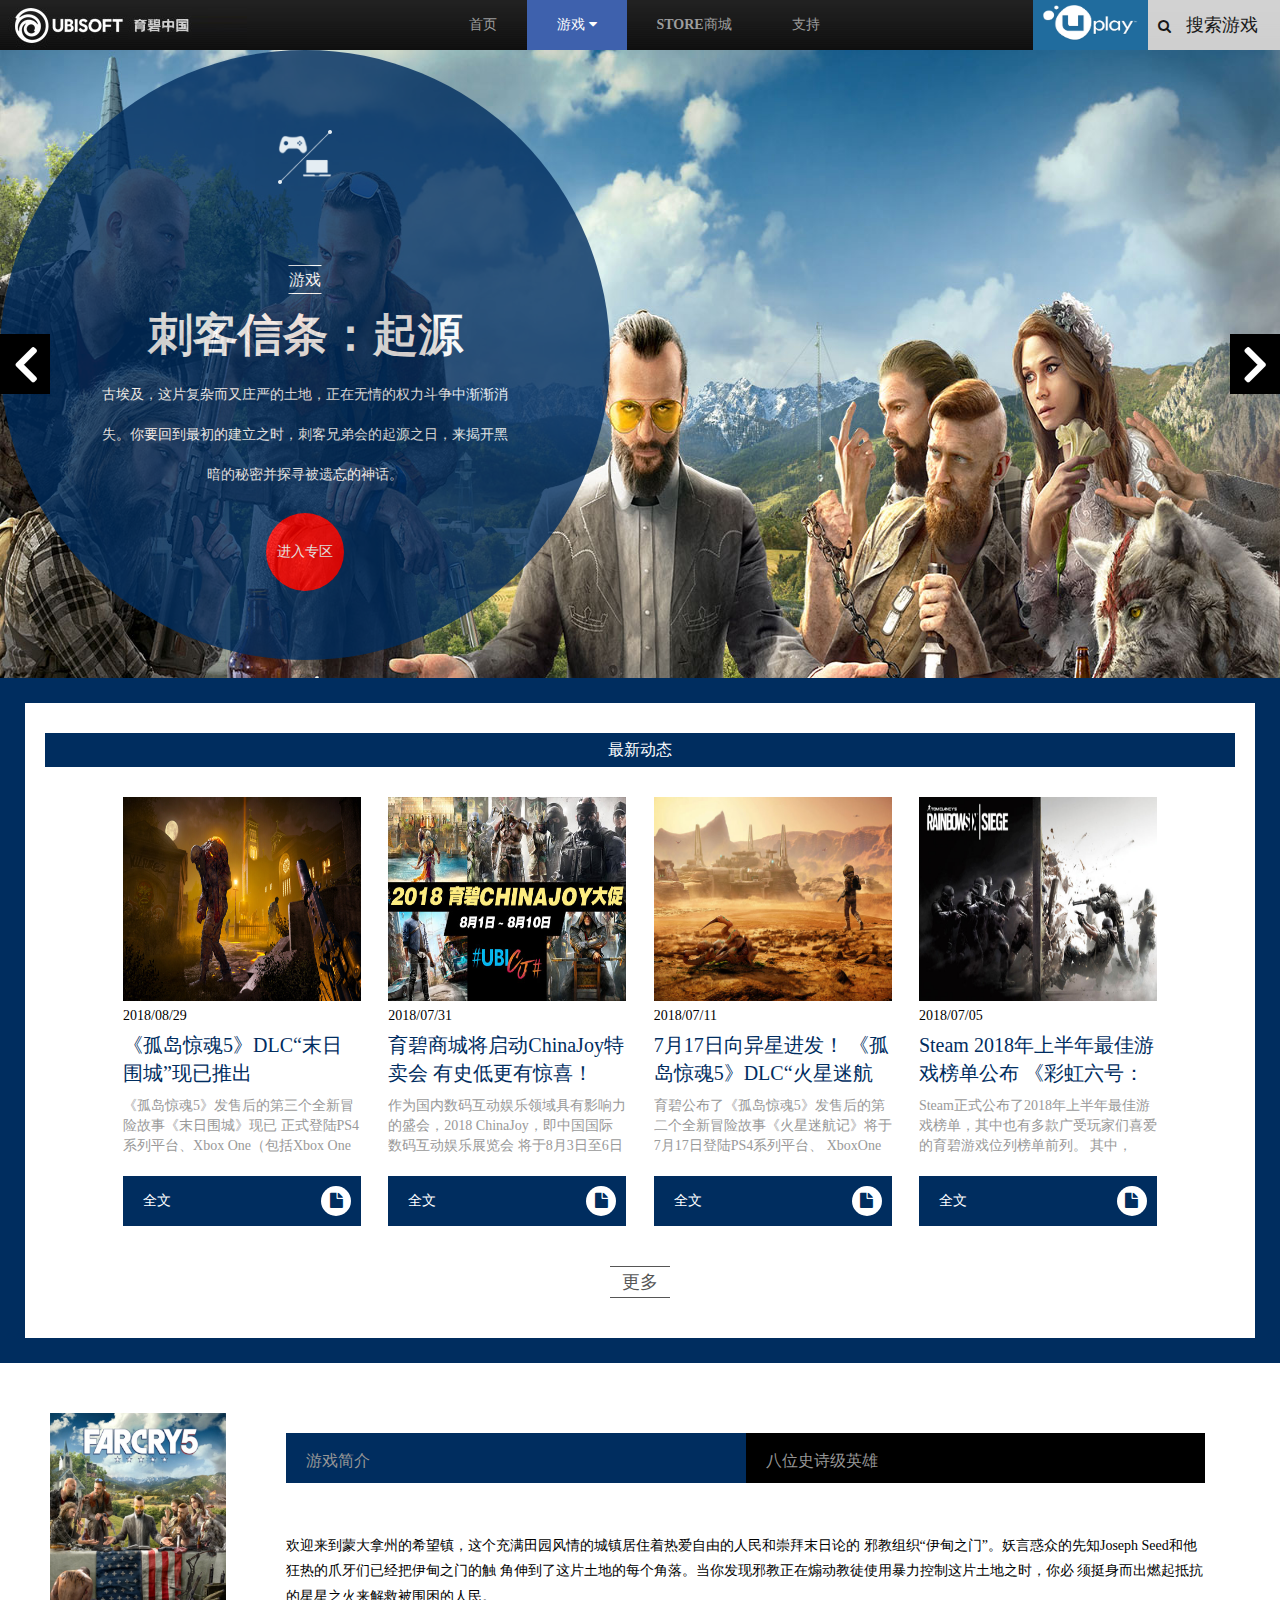
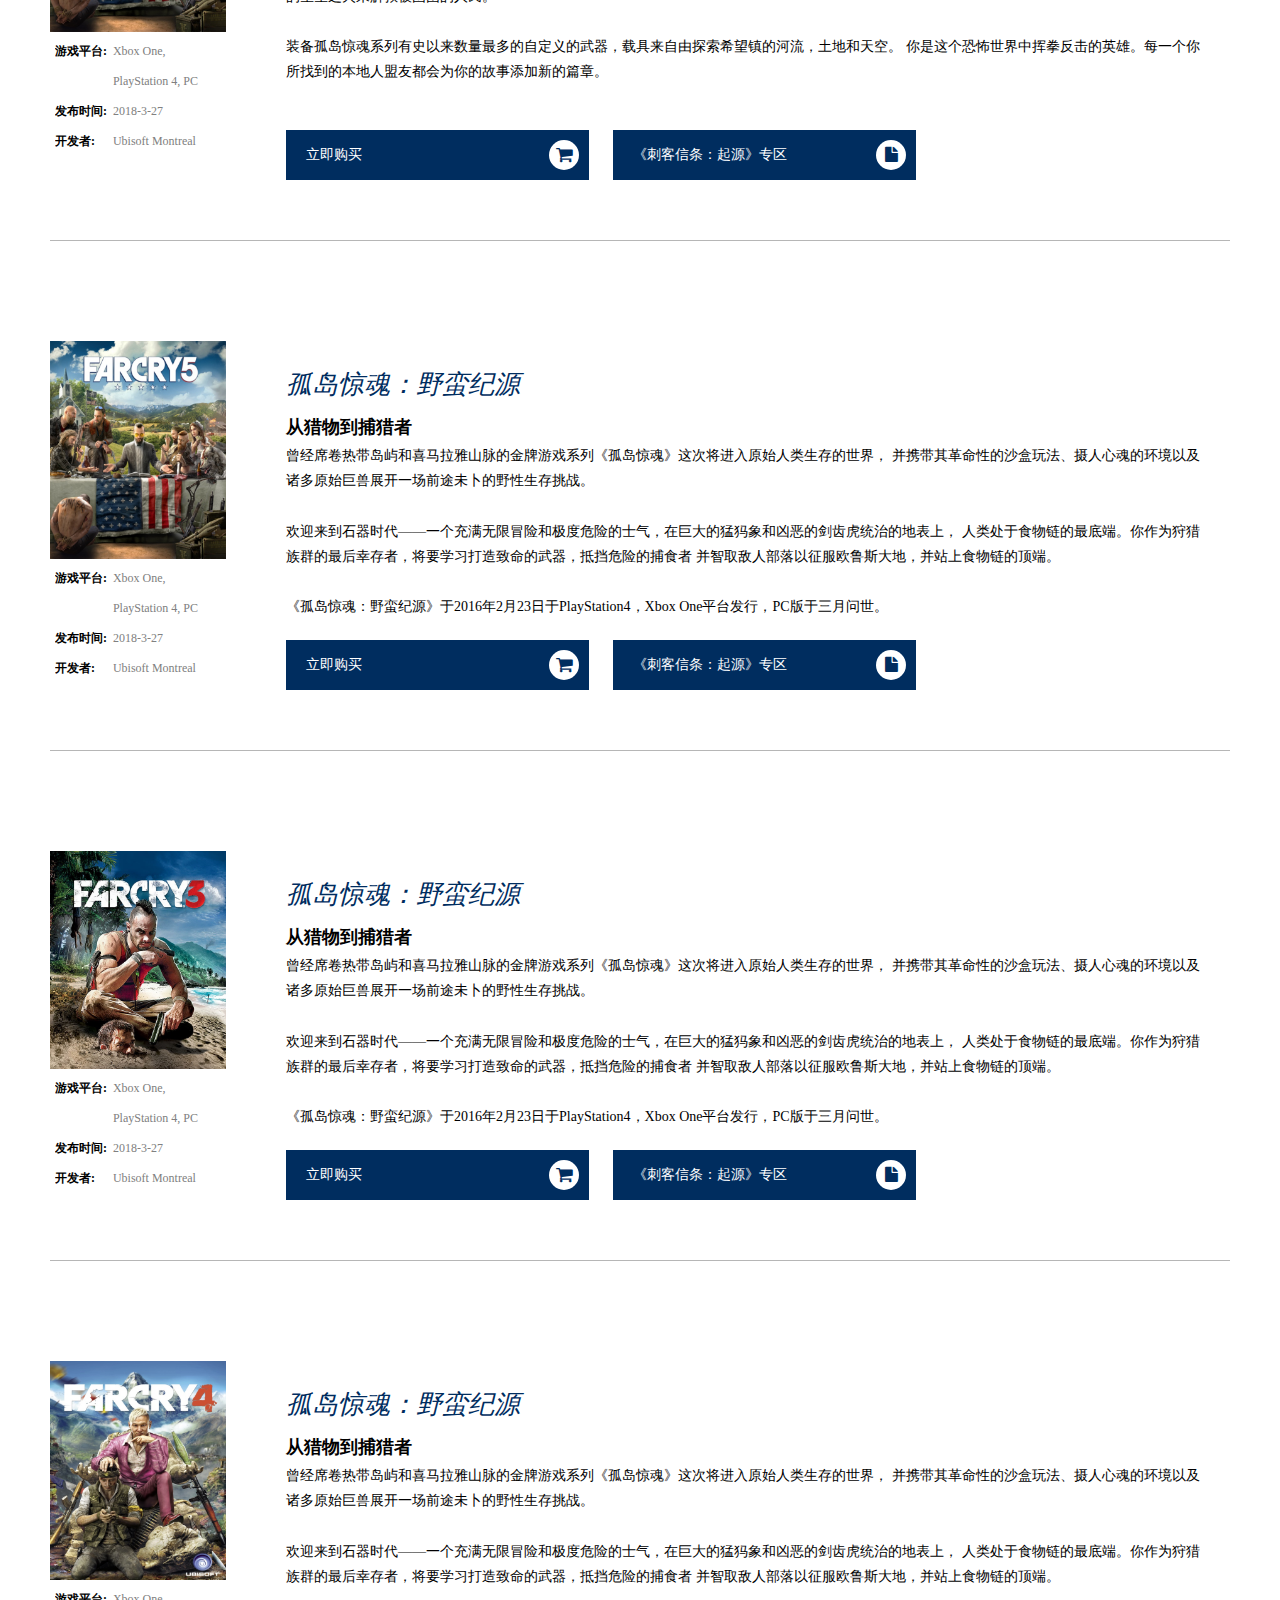
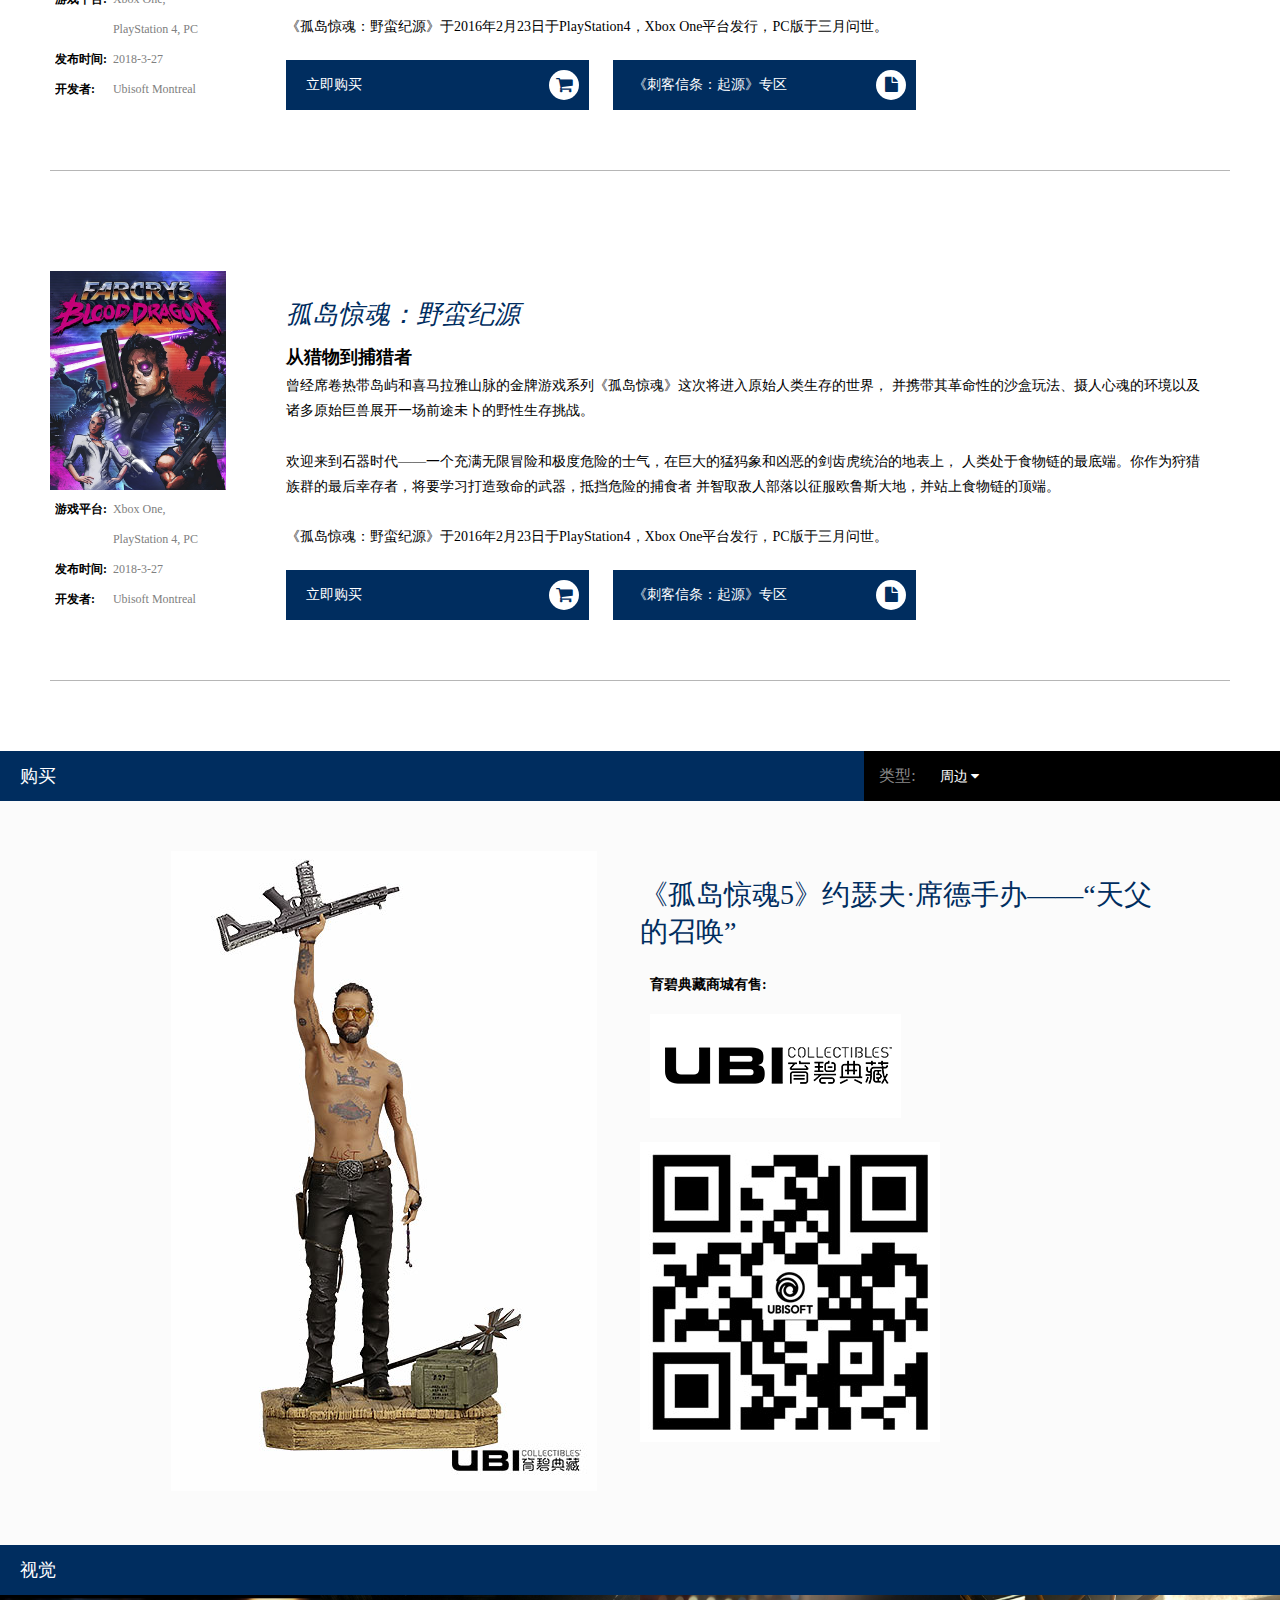
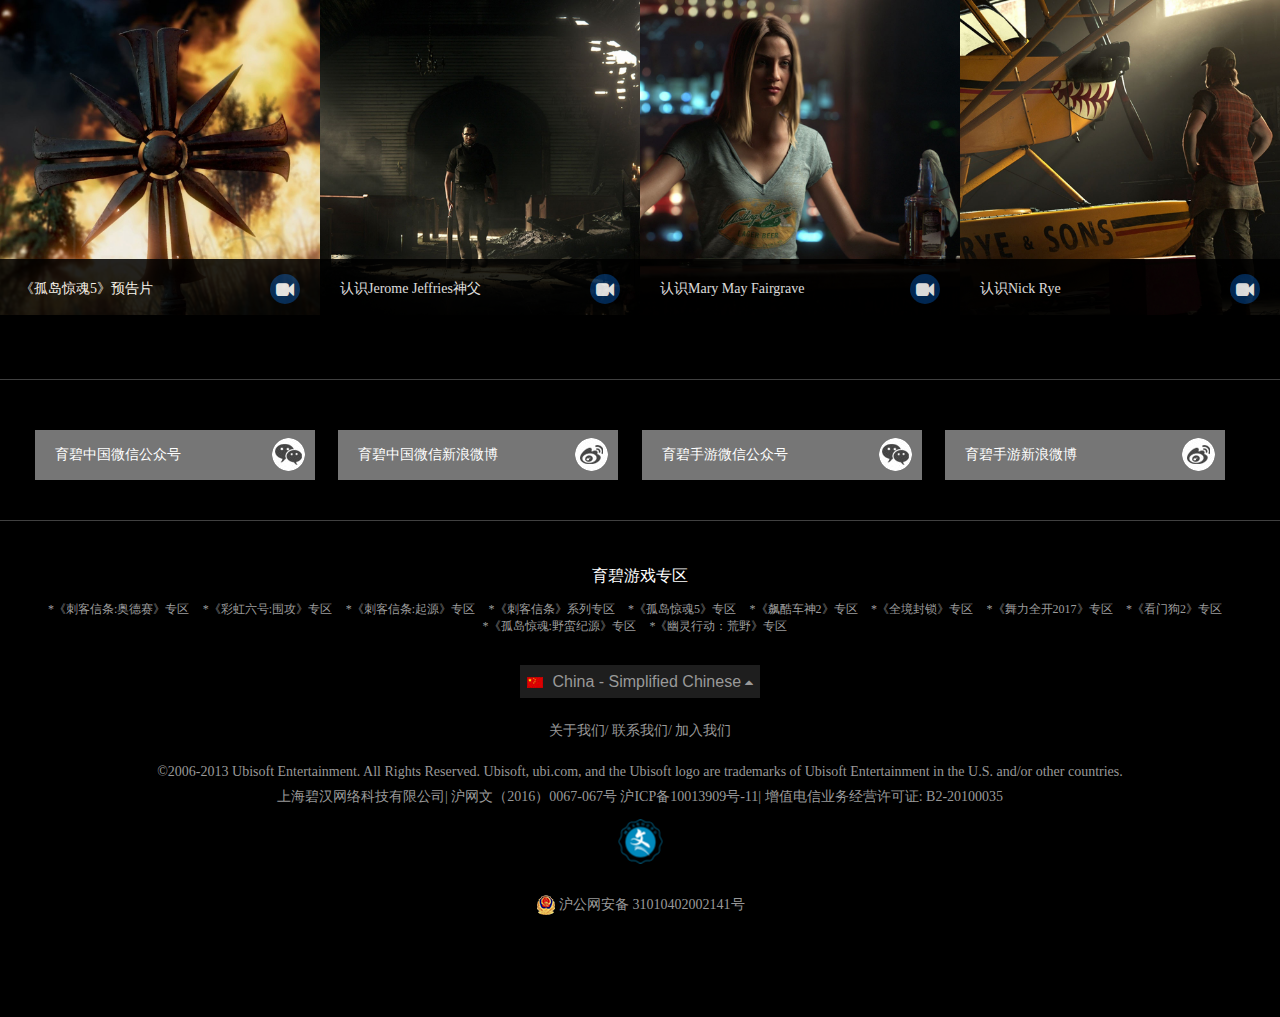
<file: 孤岛惊魂.html>
<!DOCTYPE html>
<html>
	<head>
		<meta charset="UTF-8">
		<title></title>
		<link rel="stylesheet" type="text/css" href="css/common.css"/>
		<link rel="stylesheet" type="text/css" href="css/孤岛惊魂.css"/>
		<link rel="stylesheet" type="text/css" href="css/font-awesome.min.css"/>
		<link href="//cdn.hommk.com/pcgame/images/new_version/favicon.png?1542091057" rel="shortcut icon" type="image/x-icon">
		<script src="js/jquery.min.js" type="text/javascript" charset="utf-8"></script>
		
	</head>
	<body>
		<div class="box">
			<header>
				<div class="logo">
					
				</div>
				<nav class="header-nav">
					<ul>
						<li><a href="index.html">首页</a></li>
						<li style="background: #3E61AD;"><a href="game.html" style="color: #FFFFFF;">游戏 <i class="icon-caret-down"></i></a></li>
						<li><a href="商城.html"><strong>STORE</strong>商城</a></li>
						<li><a href="支持.html">支持</a></li>
						
					</ul>
				</nav>
				<div class="nav">
					<span class="upplay">
						<img src="img/uplayLogo_white.png"/>
					</span>
					<span class="search">
						<i class="icon-search"></i>
						搜索游戏
					</span>
				</div>
				
			</header>
			<div class="banner">
				<div class="banner-ul">
					<div class="yuan">
						<ul>
							<li></li>
							<li></li>
							<li></li>
						</ul>
						<div class="yuan-text">
							<font>游戏</font>
							<h1>刺客信条：起源</h1>
							<p>古埃及，这片复杂而又庄严的土地，正在无情的权力斗争中渐渐消失。你要回到最初的建立之时，刺客兄弟会的起源之日，来揭开黑暗的秘密并探寻被遗忘的神话。</p>
						</div>
						<p class="yuan-small">进入专区</p>
					</div>
					<span class="left"><a href="碧海黑帆.html" class=" icon-angle-left"> </a></span>
					<span class="right"><a href="看门狗.html" class=" icon-angle-right"> </a></span>
				</div>
			</div>
			<!--banner 尾标签-->
			<!--最新动态-->
			<div class="two">
				<div class="recentNews-c">
					<div class="recentNews-c-title">
						最新动态
					</div>
					<ul class="clearfix">
						<li class="newNews-li">
							<div class="reN-img">
								<img src="img/original_1535526180.jpg" />
							</div>
							<time>2018/08/29</time>
							<h2>《孤岛惊魂5》DLC“末日围城”现已推出</h2>
							<p>《孤岛惊魂5》发售后的第三个全新冒险故事《末日围城》现已
								正式登陆PS4系列平台、Xbox One（包括Xbox One X）
								平台以及PC平台。《末日围城》内容包含于《孤岛惊魂5》
								季票及黄金版中，同时也支持单独购买。</p>
							<span>全文 <i class="icon-file"></i></span>
						</li>
						<li class="newNews-li">
							<div class="reN-img">
								<img src="img/original_1533013530.jpg" />
							</div>
							<time>2018/07/31</time>
							<h2>育碧商城将启动ChinaJoy特卖会 有史低更有惊喜！</h2>
							<p>作为国内数码互动娱乐领域具有影响力的盛会，2018 ChinaJoy，即中国国际数码互动娱乐展览会
								将于8月3日至6日在上海新国际博览中心举行。届时，育碧将携《刺客信条：奥德赛》、《全境封锁2》、
								《碧海黑帆》、《超越善恶2》以及《星链：阿特拉斯之战》等重磅新游亮相E7-06展台。除了令人惊艳的游戏阵容和现场的独家内容之外，育碧中文商城更是为广大玩家精心准备了“史低”优惠和神秘惊喜！</p>
							<span>全文 <i class="icon-file"></i></span>
						</li>
						<li class="newNews-li">
							<div class="reN-img">
								<img src="img/original_1531280466.jpg" />
							</div>
							<time>2018/07/11</time>
							<h2>7月17日向异星进发！ 《孤岛惊魂5》DLC“火星迷航记”发售日期公布</h2>
							<p>育碧公布了《孤岛惊魂5》发售后的第二个全新冒险故事《火星迷航记》将于7月17日登陆PS4系列平台、
								XboxOne（包括Xbox One X）平台以及PC平台。《火星迷航记》将延续《孤岛惊魂5》季票内容的
								奇异冒险，玩家将扮演飞行员尼克·莱伊与小赫克·杜拉布曼一同前往火星，摧毁外星生物的巢穴。
								《火星迷航记》包含于《孤岛惊魂5》季票及黄金版中，同时也支持单独购买。</p>
							<span>全文 <i class="icon-file"></i></span>
						</li>
						<li class="newNews-li">
							<div class="reN-img">
								<img src="img/original_1530768277.jpg" />
							</div>
							<time>2018/07/05</time>
							<h2>Steam 2018年上半年最佳游戏榜单公布 《彩虹六号：围攻》、《孤岛惊魂5》位列铂金</h2>
							<p>Steam正式公布了2018年上半年最佳游戏榜单，其中也有多款广受玩家们喜爱的育碧游戏位列榜单前列。
								其中，《彩虹六号：围攻》更是在两届最佳游戏评选中蝉联“最畅销游戏（铂金级）”以及“人气最高游戏
								（超过10万玩家同时游戏）”。接下来就让我们一起来看看都有哪些游戏获得了这些殊荣吧。</p>
							<span>全文 <i class="icon-file"></i></span>
						</li>
					</ul>
					
					<div class="renN-more">
						更多
					</div>
					
				</div>
			</div>
			<!--最新动态 尾标签-->
			
			<div class="three clearfix">
				<div class="line clearfix">
					<div class="gameSpecs">
					<figure>
						<div class="game-img">
							<img src="img/farcry5_box.jpg"/>
						</div>
						<figcaption>
							<p>
								<strong>游戏平台:</strong>
								<span>Xbox One, PlayStation 4, PC</span>
							</p>
							<p>
								<strong>发布时间:</strong> 
								<span>2018-3-27</span>
							</p>
							<p>
								<strong>开发者:</strong> 
								<span>Ubisoft Montreal</span><br />
								<!--<span style="margin-left: 33%;">Ubisoft Milan</span>-->
							</p>
						</figcaption>
					</figure>
					
					
				</div>
				<div class="gameText">
					
					<div class="game-title">
						<p>
							<span>游戏简介</span>
							<strong>八位史诗级英雄</strong>
						</p>
					</div>
					
					<!--<h2>刺客信条：起源</h2>-->
					
					<p>
						<br /><br />
						
						欢迎来到蒙大拿州的希望镇，这个充满田园风情的城镇居住着热爱自由的人民和崇拜末日论的
						邪教组织“伊甸之门”。妖言惑众的先知Joseph Seed和他狂热的爪牙们已经把伊甸之门的触
						角伸到了这片土地的每个角落。当你发现邪教正在煽动教徒使用暴力控制这片土地之时，你必
						须挺身而出燃起抵抗的星星之火来解救被围困的人民。<br /><br />

						装备孤岛惊魂系列有史以来数量最多的自定义的武器，载具来自由探索希望镇的河流，土地和天空。
						你是这个恐怖世界中挥拳反击的英雄。每一个你所找到的本地人盟友都会为你的故事添加新的篇章。
						<br /><br />
					</p>
					
					
					<div class="game-anniu">
						<span>立即购买 <i class="icon-shopping-cart"></i></span>
						<span>《刺客信条：起源》专区 <i class="icon-file"></i></span>
					</div>
				</div>
				</div>
			</div>
			
			<div class="three clearfix">
				<div class="line clearfix">
				<div class="gameSpecs">
					<figure>
						<div class="game-img">
							<img src="img/farcry5_box.jpg"/>
						</div>
						<figcaption>
							<p>
								<strong>游戏平台:</strong>
								<span>Xbox One, PlayStation 4, PC</span>
							</p>
							<p>
								<strong>发布时间:</strong> 
								<span>2018-3-27</span>
							</p>
							<p>
								<strong>开发者:</strong> 
								<span>Ubisoft Montreal</span><br />
								<!--<span style="margin-left: 33%;">Ubisoft Milan</span>-->
							</p>
						</figcaption>
					</figure>
					
					
				</div>
				<div class="gameText">
					
					<h2>孤岛惊魂：野蛮纪源</h2>
					
					<h3>从猎物到捕猎者</h3>
					<p>
						<!--<br /><br />-->
						曾经席卷热带岛屿和喜马拉雅山脉的金牌游戏系列《孤岛惊魂》这次将进入原始人类生存的世界，
						并携带其革命性的沙盒玩法、摄人心魂的环境以及诸多原始巨兽展开一场前途未卜的野性生存挑战。
						<br /><br />
						欢迎来到石器时代——一个充满无限冒险和极度危险的士气，在巨大的猛犸象和凶恶的剑齿虎统治的地表上，
						人类处于食物链的最底端。你作为狩猎族群的最后幸存者，将要学习打造致命的武器，抵挡危险的捕食者
						并智取敌人部落以征服欧鲁斯大地，并站上食物链的顶端。
						<br /><br />
						《孤岛惊魂：野蛮纪源》于2016年2月23日于PlayStation4，Xbox One平台发行，PC版于三月问世。
					</p>
					
					
					<div class="game-anniu">
						<span>立即购买 <i class="icon-shopping-cart"></i></span>
						<span>《刺客信条：起源》专区 <i class="icon-file"></i></span>
					</div>
				</div>
				</div>
			</div>
			
			<div class="three clearfix">
				<div class="line clearfix">
				<div class="gameSpecs">
					<figure>
						<div class="game-img">
							<img src="img/farcry3_box.jpg"/>
						</div>
						<figcaption>
							<p>
								<strong>游戏平台:</strong>
								<span>Xbox One, PlayStation 4, PC</span>
							</p>
							<p>
								<strong>发布时间:</strong> 
								<span>2018-3-27</span>
							</p>
							<p>
								<strong>开发者:</strong> 
								<span>Ubisoft Montreal</span><br />
								<!--<span style="margin-left: 33%;">Ubisoft Milan</span>-->
							</p>
						</figcaption>
					</figure>
					
					
				</div>
				<div class="gameText">
					
					<h2>孤岛惊魂：野蛮纪源</h2>
					
					<h3>从猎物到捕猎者</h3>
					<p>
						<!--<br /><br />-->
						曾经席卷热带岛屿和喜马拉雅山脉的金牌游戏系列《孤岛惊魂》这次将进入原始人类生存的世界，
						并携带其革命性的沙盒玩法、摄人心魂的环境以及诸多原始巨兽展开一场前途未卜的野性生存挑战。
						<br /><br />
						欢迎来到石器时代——一个充满无限冒险和极度危险的士气，在巨大的猛犸象和凶恶的剑齿虎统治的地表上，
						人类处于食物链的最底端。你作为狩猎族群的最后幸存者，将要学习打造致命的武器，抵挡危险的捕食者
						并智取敌人部落以征服欧鲁斯大地，并站上食物链的顶端。
						<br /><br />
						《孤岛惊魂：野蛮纪源》于2016年2月23日于PlayStation4，Xbox One平台发行，PC版于三月问世。
					</p>
					
					
					<div class="game-anniu">
						<span>立即购买 <i class="icon-shopping-cart"></i></span>
						<span>《刺客信条：起源》专区 <i class="icon-file"></i></span>
					</div>
				</div>
				</div>
			</div>
			
			<div class="three clearfix">
				<div class="line clearfix">
				<div class="gameSpecs">
					<figure>
						<div class="game-img">
							<img src="img/farcry4_box.jpg"/>
						</div>
						<figcaption>
							<p>
								<strong>游戏平台:</strong>
								<span>Xbox One, PlayStation 4, PC</span>
							</p>
							<p>
								<strong>发布时间:</strong> 
								<span>2018-3-27</span>
							</p>
							<p>
								<strong>开发者:</strong> 
								<span>Ubisoft Montreal</span><br />
								<!--<span style="margin-left: 33%;">Ubisoft Milan</span>-->
							</p>
						</figcaption>
					</figure>
					
					
				</div>
				<div class="gameText">
					
					<h2>孤岛惊魂：野蛮纪源</h2>
					
					<h3>从猎物到捕猎者</h3>
					<p>
						<!--<br /><br />-->
						曾经席卷热带岛屿和喜马拉雅山脉的金牌游戏系列《孤岛惊魂》这次将进入原始人类生存的世界，
						并携带其革命性的沙盒玩法、摄人心魂的环境以及诸多原始巨兽展开一场前途未卜的野性生存挑战。
						<br /><br />
						欢迎来到石器时代——一个充满无限冒险和极度危险的士气，在巨大的猛犸象和凶恶的剑齿虎统治的地表上，
						人类处于食物链的最底端。你作为狩猎族群的最后幸存者，将要学习打造致命的武器，抵挡危险的捕食者
						并智取敌人部落以征服欧鲁斯大地，并站上食物链的顶端。
						<br /><br />
						《孤岛惊魂：野蛮纪源》于2016年2月23日于PlayStation4，Xbox One平台发行，PC版于三月问世。
					</p>
					
					
					<div class="game-anniu">
						<span>立即购买 <i class="icon-shopping-cart"></i></span>
						<span>《刺客信条：起源》专区 <i class="icon-file"></i></span>
					</div>
				</div>
				</div>
			</div>
			
			<div class="three clearfix">
				<div class="line clearfix">
				<div class="gameSpecs">
					<figure>
						<div class="game-img">
							<img src="img/fc3bd_box.jpg"/>
						</div>
						<figcaption>
							<p>
								<strong>游戏平台:</strong>
								<span>Xbox One, PlayStation 4, PC</span>
							</p>
							<p>
								<strong>发布时间:</strong> 
								<span>2018-3-27</span>
							</p>
							<p>
								<strong>开发者:</strong> 
								<span>Ubisoft Montreal</span><br />
								<!--<span style="margin-left: 33%;">Ubisoft Milan</span>-->
							</p>
						</figcaption>
					</figure>
					
					
				</div>
				<div class="gameText">
					
					<h2>孤岛惊魂：野蛮纪源</h2>
					
					<h3>从猎物到捕猎者</h3>
					<p>
						<!--<br /><br />-->
						曾经席卷热带岛屿和喜马拉雅山脉的金牌游戏系列《孤岛惊魂》这次将进入原始人类生存的世界，
						并携带其革命性的沙盒玩法、摄人心魂的环境以及诸多原始巨兽展开一场前途未卜的野性生存挑战。
						<br /><br />
						欢迎来到石器时代——一个充满无限冒险和极度危险的士气，在巨大的猛犸象和凶恶的剑齿虎统治的地表上，
						人类处于食物链的最底端。你作为狩猎族群的最后幸存者，将要学习打造致命的武器，抵挡危险的捕食者
						并智取敌人部落以征服欧鲁斯大地，并站上食物链的顶端。
						<br /><br />
						《孤岛惊魂：野蛮纪源》于2016年2月23日于PlayStation4，Xbox One平台发行，PC版于三月问世。
					</p>
					
					
					<div class="game-anniu">
						<span>立即购买 <i class="icon-shopping-cart"></i></span>
						<span>《刺客信条：起源》专区 <i class="icon-file"></i></span>
					</div>
				</div>
				</div>
			</div>
			
			
			
			<div class="buy">
				<div class="buy-title">
					<p>
						<span>购买</span>
						<strong>
							类型:
							
							<font size="6" color="#FFFFFF">周边 <i class="icon-caret-down"></i></font>
						</strong>
					</p>
				</div>
				
				<div class="buy-content">
					<div class="buy-content-c clearfix">
						<div class="mfp-img">
							<img src="img/original_1522225030.jpg"/>
						</div>
						<div class="mfp-ewm">
							<h2>《孤岛惊魂5》约瑟夫·席德手办——“天父的召唤”</h2>
							<p><strong>育碧典藏商城有售:</strong></p>
							<p><img src="img/collectible_btn.png"/></p>
							<div class="buy-ewm">
								<img src="img/rkb_qr.jpg"/>
							</div>
						</div>
					</div>
				</div>
			</div>
			<!--精彩视频-->
			<div class="four">
				<div class="club clearfix">
					<div class="club-tit">
						<h2>
							视觉
						</h2>
					</div>
					<ul>
						<li>
							<div class="cu-mack">
								
							</div>
							<div class="club-img">
								<img src="img/farcry5_screenshot_1.jpg"/>
								<p> 
								《孤岛惊魂5》预告片
									<i class=" icon-facetime-video"></i>
								</p>
							</div>
							
						</li>
						<li>
							<div class="cu-mack">
								
							</div>
							<div class="club-img">
								<img src="img/farcry5_screenshot_2.jpg"/>
								<p> 
									认识Jerome Jeffries神父
									<i class=" icon-facetime-video"></i>
								</p>
							</div>
							
						</li>
						<li>
							<div class="cu-mack">
								
							</div>
							<div class="club-img">
								<img src="img/farcry5_screenshot_3.jpg"/>
								<p> 
									认识Mary May Fairgrave
									<i class=" icon-facetime-video"></i>
								</p>
							</div>
							
						</li>
						<li>
							<div class="cu-mack">
								
							</div>
							<div class="club-img">
								<img src="img/farcry5_screenshot_4.jpg"/>
								<p> 
									认识Nick Rye
									<i class=" icon-facetime-video"></i>
								</p>
							</div>
							
						</li>
					</ul>
					
				</div>
				<!--精彩视频 尾标签-->
			
			
			</div>
			<footer>
					<div class="wxwb">
						<ul class="wei ">
							<li>
								<a href="javascript:;">
									育碧中国微信公众号
									<div class="wx-ewm">
										<img src="img/ubi_qr.jpg"/>
									</div>
									<i class="wx-icon">
										<img src="img/wx_ico.png"/>
									</i>
								</a>
							</li>
							<li>
								<a href="javascript:;">
									育碧中国微信新浪微博
									<i class="wx-icon">
										<img src="img/wb_ico.png"/>
									</i>
								</a>
							</li>
							<li>
								<a href="javascript:;">
									育碧手游微信公众号
									<div class="wx-ewm">
										<img src="img/ubi_mobile_qr.jpg"/>
									</div>
									<i class="wx-icon">
										<img src="img/wx_ico.png"/>
									</i>
								</a>
							</li>
							<li>
								<a href="javascript:;">
									育碧手游新浪微博
									<i class="wx-icon">
										<img src="img/wb_ico.png"/>
									</i>
								</a>
							</li>
						</ul>
					</div>
					<!--游戏专区-->
					<div class="game-zoom">
						<h2>育碧游戏专区</h2>
						<p>
							<span>*《刺客信条:奥德赛》专区</span>
							<span>*《彩虹六号:围攻》专区</span>
							<span>*《刺客信条:起源》专区</span>
							<span>*《刺客信条》系列专区</span>
							<span>*《孤岛惊魂5》专区</span>
							<span>*《飙酷车神2》专区</span>
							<span>*《全境封锁》专区</span>
							<span>*《舞力全开2017》专区</span>
							<span>*《看门狗2》专区</span>
							<span>*《孤岛惊魂:野蛮纪源》专区</span>
							<span>*《幽灵行动：荒野》专区</span>
						</p>
					</div>
					<!--国家-->
					<div class="country">
						<div class="guojia">
							<ul>
								<h3>EUROPE</h3>
								<li><i class="flags flag1"></i>Denmark - Danish</li>
								<li><i class="flags flag2"></i>FINLAND - FINNISH</li>
								<li><i class="flags flag3"></i>FRANCE - FRENCH</li>
								<li><i class="flags flag4"></i>GERMANY - GERMAN</li>
								<li><i class="flags flag5"></i>ITALY - ITALIAN</li>
								<li><i class="flags flag6"></i>NETHERLANDS - DUTCH</li>
								<li><i class="flags flag7"></i>NORWAY - NORWEGIAN</li>
								<li><i class="flags flag8"></i>POLAND - POLISH</li>
								<li><i class="flags flag9"></i>RUSSIA - RUSSIAN</li>
								<li><i class="flags flag0"></i>SPAIN - SPANISH</li>
								<li><i class="flags flag11"></i>U.K. - ENGLIS</li>
								<li><i class="flags flag12"></i>SWEDEN - SWEDISH</li>
							</ul>
							<ul>
								<h3>NORTH AMERICA</h3>
								<li><i class="flags flag13"></i>CANADA - ENGLISH</li>
								<li><i class="flags flag14"></i>CANADA - FRENCH</li>
								<li><i class="flags flag15"></i>MEXICO - SPANISH</li>
								<li><i class="flags flag16"></i>U.S. - ENGLISH</li>
							</ul>
							<ul>
								<h3>SOUTH AMERICA</h3>
								<li><i class="flags flag17"></i>BRAZIL - PORTUGUESE</li>
							</ul>
							<ul>
								<h3>ASIA / PACIFIC</h3>
								<li><i class="flags flag18"></i>AUSTRALIA - ENGLISH</li>
								<li><i class="flags flag-china"></i>CHINA - SIMPLIFIED CHINESE</li>
								<li><i class="flags flag20"></i>JAPAN - JAPANESE</li>
							</ul>
						</div>
						<p><i class="flags flag-china" ></i>China - Simplified Chinese <em class="icon-caret-up"></em></p>
					</div>
					<div class="footer">
						<p>
							<span>关于我们 </span>/
							<span>联系我们 </span>/
							<span>加入我们 </span>
							
						</p><br />
						<p>
							©2006-2013 Ubisoft Entertainment. 
							All Rights Reserved. 
							Ubisoft, ubi.com, 
							and the Ubisoft logo are trademarks  
							of Ubisoft Entertainment in the U.S.   
							and/or other countries.
						</p>
						<p>
							<span>上海碧汉网络科技有限公司</span>|
							<span>沪网文（2016）0067-067号 沪ICP备10013909号-11</span>|
							<span>增值电信业务经营许可证: B2-20100035</span> 
						</p>
						<p>
							<i></i>
						</p>
						<p>
							<i></i>
							沪公网安备 31010402002141号
						</p>
					</div>
					
				</footer>
		</div>
		<script src="js/jquery.min.js" type="text/javascript" charset="utf-8"></script>
		
		
		
		
		<script type="text/javascript">
			$(function () {
				var boor1=true;
				$(".country p").click(function () {
					
					if (boor1) {
						$('.guojia').css('display','block');
						$(".country p em").removeClass("icon-caret-up").addClass("icon-caret-down");
						boor1=false;
					} else{
						$('.guojia').css('display','none');
						boor1=true;
						$(".country p em").removeClass("icon-caret-down").addClass("icon-caret-up")
					}
					
				})
			})
		</script>
		

	</body>
</html>
</file>
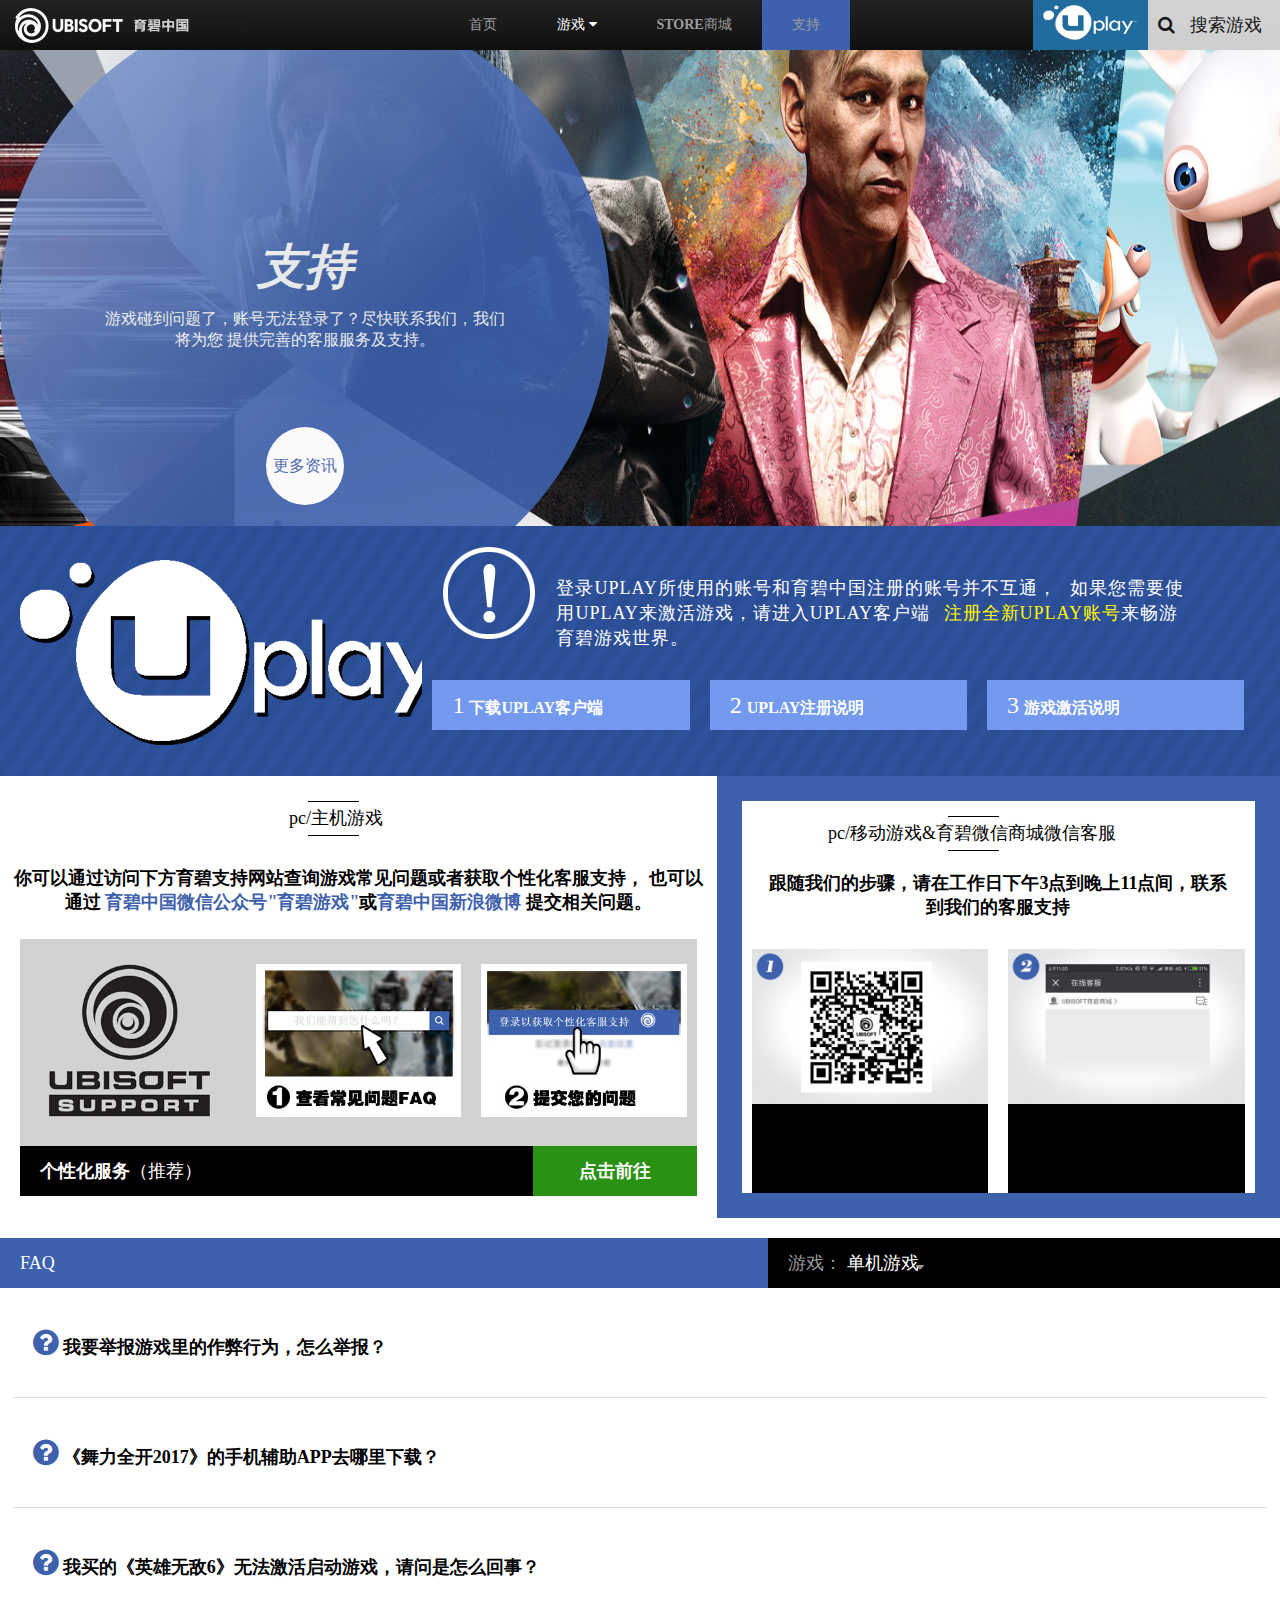
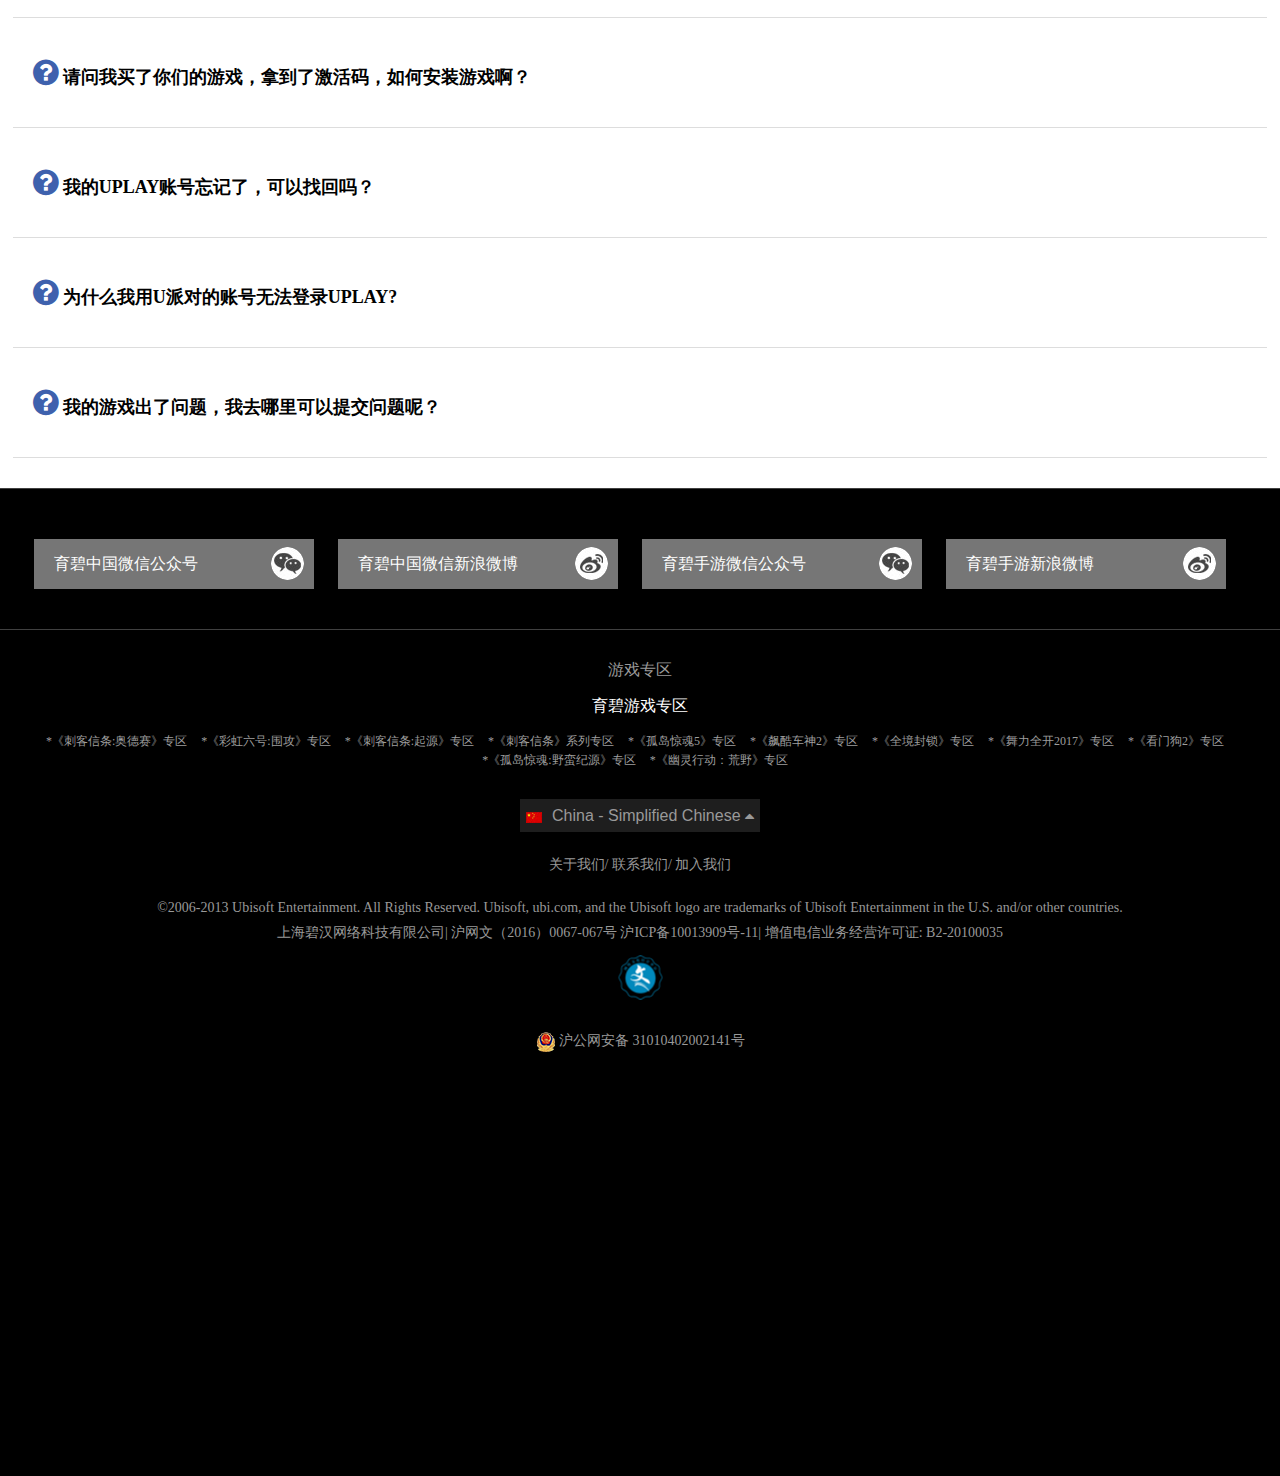
<file: 支持.html>
<!DOCTYPE html>
<html>
	<head>
		<meta charset="utf-8">
		<title></title>
		<link rel="stylesheet" type="text/css" href="css/支持.css"/>
		<link rel="stylesheet" type="text/css" href="css/common.css"/>
		<link rel="stylesheet" type="text/css" href="css/font-awesome.min.css"/>
		<link href="//cdn.hommk.com/pcgame/images/new_version/favicon.png?1542091057" rel="shortcut icon" type="image/x-icon">
		<script src="js/jquery.min.js" type="text/javascript" charset="utf-8"></script>		
	</head>
	<body>
		<div class="wraper">
			<!-- 头部 -->
			<header>
				<div class="logo">
					
				</div>
				<nav class="header-nav">
					<ul>
						<li><a href="index.html">首页</a></li>
						<li><a href="game.html" style="color: #FFFFFF;">游戏 <i class="icon-caret-down"></i></a></li>
						<li><a href="商城.html"><strong>STORE</strong>商城</a></li>
						<li style="background: #3E61AD;"><a href="支持.html">支持</a></li>
						
					</ul>
				</nav>
				<div class="nav">
					<span class="upplay">
						<img src="img/uplayLogo_white.png"/>
					</span>
					<span class="search">
						<i class="icon-search"></i>
						搜索游戏
					</span>
				</div>
				
			</header>
			
			
			
			<!-- 第一部分 -->
			<section class="section-one">
				<div class="circle">
					<div class="circle-cont">
                         <h2 class="support">支持</h2>
						 <p>游戏碰到问题了，账号无法登录了？尽快联系我们，我们将为您
                          	提供完善的客服服务及支持。</p>
						  <div class="small-circle">
							  更多资讯
						  </div>
					</div>
				</div>
			</section>
			<div class="uplay">
				<div class="uplay-pic">
					<img src="img/uplaylogo.png"/>
				</div>
				<div class="uplay-text">
					<h2 class="clearfix">
						<i><img src="img/uplay_g.png" ></i>
						<p>登录UPLAY所使用的账号和育碧中国注册的账号并不互通，
						如果您需要使用UPLAY来激活游戏，请进入UPLAY客户端
						<font color="#fff600">注册全新UPLAY账号</font>来畅游育碧游戏世界。</p>
						
						
					</h2>
						<h1>
							<span><font>1</font>下载UPLAY客户端<i class="icon-download-alt"></i></span>
							<span><font>2</font>UPLAY注册说明<i class="icon-pencil"></i></span>
							<span><font>3</font>游戏激活说明<i class="icon-bolt"></i></span>
						</h1>
					
				</div>
			</div>
			<!-- 游戏部分 -->
			<section class="games clearfix">
				<!-- 游戏左部分 -->
				<div class="zjgame clearfix">
					<div class="normal-title">
						<p class="top"></p>
						<span>pc/主机游戏</span>
						<p class="bottom"></p>
					</div>
					<p class="first-line">
							你可以通过访问下方育碧支持网站查询游戏常见问题或者获取个性化客服支持，
                          	也可以通过
						  <span>育碧中国微信公众号"育碧游戏"</span>或<span>育碧中国新浪微博</span>
						  提交相关问题。
					</p>
					<div class="zj-cont">
						<ul class="question clearfix">
							  <li>
								  <img src="img/1.jpg" alt="">
							  </li>
							  <li>
									<img src="img/2.jpg" alt="">
							  </li>
							  <li>
									<img src="img/3.jpg" alt="">
							  </li>
						</ul>
							<div class="tuijian">
								个性化服务<span>（推荐）</span>
								<a href="javascript:;">点击前往</a>
							</div>
					</div>
				</div>
				 <!--游戏右边部分--> 
				<div class="mobilegame clearfix">
					<div class="normal-title title2">
						<p class="top"></p>
						<span>pc/移动游戏&育碧微信商城微信客服</span>
						<p class="bottom"></p>
					</div>
					<p class="first-line">
						跟随我们的步骤，请在工作日下午3点到晚上11点间，联系到我们的客服支持
					</p>
					
					<div class="support-kf clearfix">
								<div class="support-method">
									<i><img src="img/support_5.jpg"/></i>
									<p></p>
								</div>
								<div class="support-method">
									<i><img src="img/support_6.jpg"/></i>
									<p></p>
								</div>
					</div>
				</div>
			</section>
			 <!--第三部分--> 
			<section class="FAQtitle clearfix">
				<div class="title-left">FAQ</div>
				<div class="title-right">
					游戏： <span>单机游戏  </span><i class="icon-sort-down"></i>
				</div>
			</section>
			
			<section class="many-question">
				<ul>
					<li> <span><i class="icon-question-sign"></i> </span> <span>我要举报游戏里的作弊行为，怎么举报？</span></li>
					<li> <span><i class="icon-question-sign"></i> </span> <span>《舞力全开2017》的手机辅助APP去哪里下载？</span></li>
					<li> <span><i class="icon-question-sign"></i> </span> <span>我买的《英雄无敌6》无法激活启动游戏，请问是怎么回事？</span></li>
					<li> <span><i class="icon-question-sign"></i> </span> <span>请问我买了你们的游戏，拿到了激活码，如何安装游戏啊？</span></li>
					<li> <span><i class="icon-question-sign"></i> </span> <span>我的UPLAY账号忘记了，可以找回吗？</span></li>
					<li> <span><i class="icon-question-sign"></i> </span> <span>为什么我用U派对的账号无法登录UPLAY?</span></li>
					<li> <span><i class="icon-question-sign"></i> </span> <span>我的游戏出了问题，我去哪里可以提交问题呢？</span></li>
				</ul>
			</section>
			
			
			
			
			
			
       <footer>
					<div class="wxwb">
						<ul class="wei ">
							<li>
								<a href="javascript:;">
									育碧中国微信公众号
									<div class="wx-ewm">
										<img src="img/ubi_qr.jpg"/>
									</div>
									<i class="wx-icon">
										<img src="img/wx_ico.png"/>
									</i>
								</a>
							</li>
							<li>
								<a href="javascript:;">
									育碧中国微信新浪微博
									<i class="wx-icon">
										<img src="img/wb_ico.png"/>
									</i>
								</a>
							</li>
							<li>
								<a href="javascript:;">
									育碧手游微信公众号
									<div class="wx-ewm">
										<img src="img/ubi_mobile_qr.jpg"/>
									</div>
									<i class="wx-icon">
										<img src="img/wx_ico.png"/>
									</i>
								</a>
							</li>
							<li>
								<a href="javascript:;">
									育碧手游新浪微博
									<i class="wx-icon">
										<img src="img/wb_ico.png"/>
									</i>
								</a>
							</li>
						</ul>
					</div>
					游戏专区
					<div class="game-zoom">
						<h2>育碧游戏专区</h2>
						<p>
							<span>*《刺客信条:奥德赛》专区</span>
							<span>*《彩虹六号:围攻》专区</span>
							<span>*《刺客信条:起源》专区</span>
							<span>*《刺客信条》系列专区</span>
							<span>*《孤岛惊魂5》专区</span>
							<span>*《飙酷车神2》专区</span>
							<span>*《全境封锁》专区</span>
							<span>*《舞力全开2017》专区</span>
							<span>*《看门狗2》专区</span>
							<span>*《孤岛惊魂:野蛮纪源》专区</span>
							<span>*《幽灵行动：荒野》专区</span>
						</p>
					</div>
					<!--国家-->
					<div class="country">
						<div class="guojia">
							<ul>
								<h3>EUROPE</h3>
								<li><i class="flags flag1"></i>Denmark - Danish</li>
								<li><i class="flags flag2"></i>FINLAND - FINNISH</li>
								<li><i class="flags flag3"></i>FRANCE - FRENCH</li>
								<li><i class="flags flag4"></i>GERMANY - GERMAN</li>
								<li><i class="flags flag5"></i>ITALY - ITALIAN</li>
								<li><i class="flags flag6"></i>NETHERLANDS - DUTCH</li>
								<li><i class="flags flag7"></i>NORWAY - NORWEGIAN</li>
								<li><i class="flags flag8"></i>POLAND - POLISH</li>
								<li><i class="flags flag9"></i>RUSSIA - RUSSIAN</li>
								<li><i class="flags flag0"></i>SPAIN - SPANISH</li>
								<li><i class="flags flag11"></i>U.K. - ENGLIS</li>
								<li><i class="flags flag12"></i>SWEDEN - SWEDISH</li>
							</ul>
							<ul>
								<h3>NORTH AMERICA</h3>
								<li><i class="flags flag13"></i>CANADA - ENGLISH</li>
								<li><i class="flags flag14"></i>CANADA - FRENCH</li>
								<li><i class="flags flag15"></i>MEXICO - SPANISH</li>
								<li><i class="flags flag16"></i>U.S. - ENGLISH</li>
							</ul>
							<ul>
								<h3>SOUTH AMERICA</h3>
								<li><i class="flags flag17"></i>BRAZIL - PORTUGUESE</li>
							</ul>
							<ul>
								<h3>ASIA / PACIFIC</h3>
								<li><i class="flags flag18"></i>AUSTRALIA - ENGLISH</li>
								<li><i class="flags flag-china"></i>CHINA - SIMPLIFIED CHINESE</li>
								<li><i class="flags flag20"></i>JAPAN - JAPANESE</li>
							</ul>
						</div>
						<p><i class="flags flag-china" ></i>China - Simplified Chinese <em class="icon-caret-up"></em></p>
					</div>
					<div class="footer">
						<p>
							<span>关于我们 </span>/
							<span>联系我们 </span>/
							<span>加入我们 </span>
							
						</p><br />
						<p>
							©2006-2013 Ubisoft Entertainment. 
							All Rights Reserved. 
							Ubisoft, ubi.com, 
							and the Ubisoft logo are trademarks  
							of Ubisoft Entertainment in the U.S.   
							and/or other countries.
						</p>
						<p>
							<span>上海碧汉网络科技有限公司</span>|
							<span>沪网文（2016）0067-067号 沪ICP备10013909号-11</span>|
							<span>增值电信业务经营许可证: B2-20100035</span> 
						</p>
						<p>
							<i></i>
						</p>
						<p>
							<i></i>
							沪公网安备 31010402002141号
						</p>
					</div>
					
				</footer>

       
		</div>
	</body>
	<!--<script>
			$(function() {
						$.ajax({
							url: 'https://www.easy-mock.com/mock/5be403d014760c3efb721341/yubi/',
							// url:'1.txt',
		
							type: 'get', //get post
							data: { //向后台传输数据  jsonp callback
		
		
							},
							jsonp: 'callback',
							async: false, //同步
							dataType: 'json',
							timeout: 8000,
						}).done(function(result) {
							// var data=
							console.log(result)
							console.log(result.list)
		
							for (var i = 0; i < result.support.length; i++) {
								$('.support-kf li').eq(i).append(`<img src='${result.support[i].img}'/>`)
								$('.support-method p:first-of-type').eq(i).html(result.support[i].firstp)
								$('.support-method p:nth-of-type(2)').eq(i).html(result.support[i].secondp)
							}
						for (var i = 0; i < result.manyqusetion.length; i++) {
							$('.many-question li span:nth-of-type(2)').eq(i).html(result.manyqusetion[i].question)
						}
		
						})
					})
	</script>-->
</html>
</file>
<file: css/index.css>
*{
	margin: 0;
	padding: 0;
	font-size: 14px;
	
}
.box{
	width: 100%;
	
}
a{
	font-family: "Microsoft YaHei";
	color: #337ab7;
}
header{
	width: 100%;
	height: 50px;
	background: url(../img/nav_bg.jpg)repeat-x;
	position: fixed;
	left: 0;
	top: 0;
	z-index: 10;
}
.logo{
	width: 247px;
	height: 100%;
	background: url(../img/logo.jpg)no-repeat center center;
	float: left;
	
}
.header-nav ul{
	width: 450px;
	height: 100%;
	float: left;
	font-size: 14px;
	margin-left: 15%;
		
}
.header-nav li{
	float: left;
	padding: 0 30px;
	line-height: 50px;
	text-align: center;
	
}
/*.header-nav li:hover{
	background-color: #3e61ad;;
}*/
.header-nav ul li a{
    color: #9d9d9d;
	
}
.header-nav ul li:hover a{
	color: #fff;
}
.nav{
	float: right;
	height: 100%;
	width: auto;
	
}
.nav span{
	display: inline-block;
    vertical-align: middle;
	float: left;
}
.nav span:nth-child(1){
	padding: 5px 10px;
    background: #206c9e;
	
}
.nav span img{
	width: 94.56px;
	height: 36px;
}
.search{
	width: 132px;
	height: 100%;
	background-color: white;
    opacity: 0.8;
    color: #181818;
    font-size: 18px;
    line-height: 50px;
}
.search i{
	padding: 0 10px;
}

.banner{
	margin-top: 50px;
	width: 100%;
	height: 600px;
	position: relative;
	background: url(../img/top-banner-bg.jpg)no-repeat center center;
	background-size: 100% 100%;
	overflow: hidden;
}
.banner-ul{
	position: absolute;
	width: 900%;
	height: 600px;	
}
.banner-ul li{
	width: 11.11111%;
	height: 600px;
	float: left;
	
}
.banner-ul li i{
	display: block;
	margin: 0 auto;
	width: 1280px;
	height: 100%;
}
.banner-btn-ul{
	position: absolute;
	width: 160px;
	bottom: 10px;
	left: 50%;
	margin-left: -80px;
	text-align: center;
}
.banner-btn-ul li{
	width: 10px;
	height: 10px;
	background: #888888;
	border-radius: 50%;
	display: inline-block;
	margin: 0 3px;
	cursor: pointer;
}
.banner-btn-ul .on{
	background: #3E61AD;
}
.banner span{
	width: 50px;
	height: 60px;
	position: absolute;
	top: 50%;
	margin-top: -30px;
	background: #000000;
	color: #FFF;
	text-align: center;
	line-height: 60px;
	display: inline-block;
	font-weight: bolder;
	font-size: 40px;
	cursor: pointer;
	
}
.banner span:hover{
	opacity: .4;
}
.banner .left {
	left: 0;
	
}
.banner .right{
	right: 0;
}

.new{
	width: 100%;
    background-color: #7e95cb;
}

article{
	float: left;
	width: 58%;
	background-color: #2e2e2e;
}
.title{
	width: 100%;
    height: 50px;
    background-color: #3e61ad;
    color: #fff;
    font-size: 18px;
    line-height: 50px;
    position: relative;
}
.title h1{
	padding-left: 20px;
	font-size: 18px;
    line-height: 50px;
    font-weight: 400;
    display: inline-block;
    width: auto;
    /*margin-right: 30%;*/
    position: relative;
    
}
.t-box{
	padding: 0 10px;
}
.more{
	width: 30%;
    background-color: #252525;
    float: right;
    padding-left: 20px;
    height: 50px;
}
.new .news-c{
	background-color: #000000;
    margin: 15px;
}
.news-c i{
	display: inline-block;
	width: 33.333%;
	height: 240px;
	float: left;
}
.news-c h3{
	white-space: nowrap;
    text-overflow: ellipsis;
    overflow: hidden;
    margin: 7px 0 ;
    font-weight: 400;
    font-size: 18px;
    color: #fff;
}
.news-c time{
	color: #565656;
    font-weight: bold;
}
.news-c p{
    color: #969696;
	line-height: 25px;    
}
.text{
	width: 64%;
	padding: 10px;
	float: left;
	
}
aside{
	width: 41.9%;
	float: left;
}
.salesplan{
    height: 780px;
    box-sizing: border-box;
    margin: 25px 20px 22px;
    background-color: #FFF;
    position: relative;
    padding: 25px 20px 100px;
}
.tabControl{
	margin-top: 8px;
	margin-bottom: 25px;
	position: relative;
	overflow: hidden;
	box-sizing: border-box;
	width: 100%;
	/*height: 100%;*/
}
.tabControl-c{
	width: 200%;
	/*height: 100%;*/
	
	
}
.salesplan .tabControl-c ul{
	width: 50%;
	height: 600px;
	float: left;
}
.salesplan .tabControl-c ul li{
	position: relative;
    float: left;
    width: 50%;
    height: 200px;
    float: left;
}
.mack{
	width: 100%;
	height: 50px;
	position: absolute;
    bottom: 0px;
    color: #ffffff;
    width: 100%;
    padding: 0px;
    overflow: hidden;
}
.mack h3{
	text-indent: 10px;
	padding-top: 10px;
    font-size: 14px;
    background: #000;
    opacity: 0.85;
    height: 50px;
    line-height: 16px;
}
.mack h3 span{
	display: block;
    color: #f00;
    font-size: 12px;
}
.salesplan p{
	width: 93.5%;
	background: #b6b6b6;
    color: #fff;
    padding: 2px 5px;
    text-align: center;
    position: absolute;
    bottom: 50px;
}
.salesplan ol{
	width: 40px;
	height: 20px;
	position: absolute;
	left: 50%;
	margin-left: -25px;
	bottom: 70px;
	
}
.salesplan ol li{
	float: left;
	border: none;
    border-radius: 5px;
    width: 10px;
    height: 10px;
    background: #999;
    margin: 0 5px;
}
.salesplan ol li:hover{
	background: #3e61ad;
}
/*热销产品*/
.product{
	width: 100%;
	height: auto;
	background-color: #dfdfdf;
	padding: 20px 0 10px;
	overflow: hidden;
	/*height: 481px;*/
	box-sizing: border-box;
}
.article1{
	background: #dfdfdf;
}
.row{
	padding: 20px 0px 20px 20px ;
}
.row-c{
	width: 33.333%;
	float: left;
	box-sizing: border-box;
	margin: 0px 5px 10px 0;
	padding: 0 2px;
	position: relative;
	height: 351.8px;
}
.row-c:hover{
	opacity: .7;
	}
.col-sm{
	width: 100%;
	height: 100%;
	background: #FFFFFF;
	position: relative;
}
.col-sm img{
	height: 211.8px;
	width: 100%;
}
.col-sm p{
	font-size: 18px;
	color: #333333;
	line-height: 30px;
	text-indent: 5px;
}
.col-sm span{
	display: block;
	color: #FF0000;
	font-size: 14px;
	line-height: 25px;
	text-indent: 5px;
	
}
.col-sm button{
	width: 100%;
	background: #c61a16;
    height: 50px;
    line-height: 50px;
    text-indent: 20px;
    color: #fff;
    text-align: left;
    border: 0px;
    position: absolute;
    bottom: 0px;
    left: 0px;
}
.col-sm button i{
	text-indent: 0px;
	float: right;
    display: block;
    font-size: 18px;
    color: #c61a16;
    border-radius: 50%;
    background: #fff;
    width: 30px;
    height: 30px;
    line-height: 30px;
    text-align: center;
    margin: 10px 10px;
}
.row-c:nth-child(1){
	margin-left: -15px;
}
.row-c:nth-child(3){
	padding-right: 0;
	margin-right: 0;
}
.title span{
	display: block;
	float: right;
	width: 100px;
	height: 100%;
	line-height: 50px;
	font-size: 18px;
	
}
.title span i{
	display: inline-block;
	width: 18px;
	height: 22px;
	vertical-align: middle;
	background: hotpink;
}
.baby{
	width: 100%;
	margin: 20px 0;
	padding: 10px;
	height: 352px;
	background: #FFFFFF;
	box-sizing: border-box;
	
	
}
.baby-img{
	box-sizing: border-box;
	width: 40%;
	height: 100%;
	float: left;
	padding-right: 10px;
	
}
.baby-img img{
	width: 100%;
	height: 287px;
	
}
.baby-text{
	width: 60%;
	float: left;
	padding-top: 10px;
	font-size: 16px;
	box-sizing: border-box;
	
}
.baby-text h3{
	font-size: 24px;
    line-height: 28px;
    color: #3e61ad;
    padding: 5px 0;
    font-weight: 500;
}
.baby-text h3 i{
	width: 28px;
	height: 28px;
	background: green;
	color: white;
	display: inline-block;
	vertical-align: middle;
	border-radius: 50%;
	
}

.baby-text h4{
	background: #ff6b04;
    padding: 2px 10px;
    font-size: 18px;
    color: #FFFFFF;
    font-weight: 500;
    width: 120px;
}

.baby-text span{
	display: block;
	font-size: 16px;
	color: #666;
	line-height: 24px;
	
}

.baby-text p{
	background: #eee;
    padding: 10px;
    height: 110px;
    overflow: hidden;
}

.three{
    background-color: #3e61ad;
    padding: 20px;
    width: 100%;
    box-sizing: border-box;
    
}
/*推荐游戏*/
.recommendApp{
	background: #fff;
    padding: 20px;
    box-sizing: border-box;
}
.recom-tit{
	width: 100%;
	margin: 20px 0;
	line-height: 30px;
	
}
.recom-tit h2{
	width: 90px;
	/*height: 672px;*/
	font-weight: 500px;
	font-size: 18px;
	text-align: center;
	margin: 0 auto;
	border: 1px solid #333;
	border-left-color: transparent;
	border-right-color: transparent;
}

.recom-games{
	width: 100%;
	display: flex;
	justify-content: flex-start;
	 flex-flow: row wrap;
}
.recom-games li{
	width: 25%;
	height: 336px;
	padding: 5;
	margin-bottom: 20px;
	/*background: #FF6A00;*/
    
    
}
.re-mock{
	position: absolute;
	width: 100%;
	height: 100%;
	
	/*display: none;*/
	transition: 1s;
	left: 0;
	top: 0;
	padding: 5;
	box-sizing: border-box;
	
}
.re-mock-c{
	left: 0;
	right: 0;
	top: 0;
	bottom: 0;
	margin: auto;
	position: absolute;
	padding: 10px 20px;
	text-align: center;
	box-sizing: border-box;
}
.re-mock-c span{
	line-height: 30px;
	color: #FFFFFF;
	text-align: center;
	padding: 0 20px;
	box-sizing: border-box;
	
}
.re-mock-c span:nth-child(1){
	background: #3e61ad;
}
.re-mock-c span:nth-child(2){
    background-color: #cef156;
    color: #000;
}
.recom-games li:hover .re-mack{
	display: block;
}
.re-img{
	display: block;
	width: 100%;
	height: 251px;
	padding: 5px 5px;
	box-sizing: border-box;
	position: relative;
	/*background: #000000;*/
}
.re-img:hover{
	opacity: 0.4;
}
.re-text{
	width: 100%;
    box-sizing: border-box;
	height: 86px;
	padding: 10px 5px;
}
.re-text h3{
	width: 100%;
	font-size: 18px;
	color: #252525;
    font-weight: bold;
    padding: 5px 0px;
}

.re-icon {
	width: auto;
	height: 100%;
	float: right;
	
}
.re-icon i{
	display: inline-block;
	vertical-align: middle;
	width: 19px;
	height: 19px;
	margin-right: 10px;
	
}
.re-text p{
	color: #767676;
    font-size: 12px;
}
.four{
	width: 100%;
	background: #000;
    padding: 20px 0px 0px;
    box-sizing: border-box;
    
}
.club{
	
}

.club-tit{
	width: 100%;
	margin: 20px 0;
	line-height: 30px;
	
}
.club-tit h2{
	width: 90px;
	font-weight: 500px;
	font-size: 18px;
	text-align: center;
	margin: 0 auto;
	border: 1px solid #fff;
	color: #FFFFFF;
	border-left-color: transparent;
	border-right-color: transparent;
}

.club ul{
	width: 100%;
	display: flex;
	justify-content: flex-start;
	flex-flow: row wrap;
}

.club ul li{
	width: 25%;
	height: auto;
    box-sizing: border-box;
	
    color: #fff;
    display: block;
    position: relative;
}
.club ul li:hover{
	opacity: 0.7;
	}
.club-last{
	float: right;
	width: 25%;
	height: auto;
	background-color: #3e61ad;
}
.club-last h2{
    width: 30%;
    font-weight: 500;
    border-bottom: 1px solid #fff;
    border-top: 1px solid #fff;
    position: absolute;
    left: 0;
    right: 0;
    top: 40%;
    color: #FFFFFF;
    margin: 0 auto;
    text-align: center;
    font-size: 40px;
    white-space: nowrap;
}
.club-img{
	display: block;
	width: 100%;
	height: auto;
	position: relative;
}
.club-img p{
	text-indent: 20px;
	box-sizing: border-box;
	line-height: 60px;
	font-size: 14px;
    background: #000;
    opacity: 0.85;
    position: absolute;
    left: 0;
    bottom: 0;
    color: #FFFFFF;
    width: 100%;
    height: 60px;
}
.club-img p i{
	text-indent: 0px;
	position: absolute;
    right: 20px;
    top: 15px;
    width: 30px;
    height: 30px;
    font-size: 18px;
    color: #fff;
    border-radius: 50%;
    text-align: center;
    line-height: 32px;
    background-color: #3e61ad;
}

footer{
	background-color: #000;
    width: 100%;
    color: #999999;
    text-align: center;
    padding: 30px 0;
	box-sizing: border-box;
    
}
.wxwb{
	width: 100%;
	box-sizing: border-box;
	padding: 40px 0 20px;
    border-bottom: solid 1px #404040;
    border-top: solid 1px #404040;
    background-color: #000;
    margin: 30px 0px;
}	 
}
.wei{
	width: 100%;
	height: 80px;
	background: #206C9E;
	color: #fff;
	margin-bottom: 10px;
	text-align: center;
	 box-sizing: border-box;
}
.wei li{
	line-height: 50px;
    margin-right: 20px;
    margin-bottom: 20px;
    text-align: left;
    position: relative;
    box-sizing: border-box;
    display: inline-block;
    vertical-align: middle;
}
.wei li a{
	background: #767676;
	width: 280px;
	height: 50px;
	margin-top: 10px;
	color: #FFFFFF;
	text-indent: 20px;
	vertical-align: top;
	position: relative;
}
.wx-ewm{
	position: absolute;
	bottom: 50px;
	background: pink;
	height: 0;
	width: 100%;
	transition: .3s;
	left: 0px;
	box-sizing: border-box;
	display: none;
    background-color: #454545;
}
.wx-ewm img{
	height: 200px;
	width: 200px;
	
}
.wei li a:hover .wx-ewm{
	padding: 20px 0px 0 20px;
	display: block;
	height: auto;
}
.wei li a:hover .wx-ewm img{
	/*display: block;*/
}
.wx-icon{
	width: 33px;
	height: 50px;
	padding: 8px 0;
	display: inline-block;
	float: right;
	box-sizing: border-box;
	vertical-align: middle;
	text-indent: 0;
	margin-right: 10px;
	
}
.wx-icon img{
	width: auto;
	height: auto;

}
.game-zoom{
	width: 100%;
	text-align: center;
}
.game-zoom h2{
	line-height: 50px;
	color: #FFFFFF;
	text-align: center;
	font-weight: 500;
	font-size: 16px;
	
}
.game-zoom p{
	text-align: center;
}
.game-zoom p span{
	white-space: nowrap;
    font-size: 12px;
    padding-right: 10px;
    color: #9d9d9d;
     box-sizing: border-box;    
}
.game-zoom p span:hover{
	color: #FFFFFF;
	
}
.country{
	font-family: "din-condensed-web", "Helvetica", Arial, sans-serif;
    padding: 30px 0 0 0;
    box-sizing: border-box;
    position: relative;
    
}
.guojia{
	display: none;
	position: absolute;
	left: 0;
	right: 0;
	bottom: 28px;
	margin: 0 auto;
	padding: 20px 0 0 20px;
	box-sizing: border-box;
	background: #1E1E1E;
	color: #999;
	line-height: 25px;
	margin-bottom: 5px;
	width: 90%;
}
.guojia ul {
	float: left;
	width: 25%;
	box-sizing: border-box;
	height: 100%;
	display: table-cell;
    padding-right: 20px;
}
.guojia ul h3{
	font-size: 16px;
	text-align: left;
	color: #FFFFFF;
	font-weight: 500;
	line-height: 30px;
	text-indent: 20px;
	width: auto;
	width: 98%;
	box-sizing: border-box;
	border-bottom: 1px solid #999;
	margin-bottom: 5px;
}
.guojia ul li {
	margin: 0 0 6px -2px;
    width: 98%;
    padding: 0 2px;
    box-sizing: border-box;
    text-align: left;
    font-size: 13px;
    
}
.guojia ul li i{
	width: 16px;
	height: 11px;
	/*background: palevioletred;*/
	vertical-align: middle;
	display: inline-block;
	margin-right: 10px;
}
.flags{
	background: url(../img/flags.jpg)no-repeat center center;
	}
.flag1{
	background-position: 0 0;
}
.flag2{
	background-position: 0 -11px;
}
.flag3{
	background-position: 0 -22px;
}
.flag4{
	background-position: 0 -33px;
}
.flag5{
	background-position: 0 -44px;
}
.flag6{
	background-position: 0 -55px;
}
.flag7{
	background-position: 0 -66px;
}
.flag8{
	background-position: 0 -77px;
}
.flag9{
	background-position: 0 -88px;
}
.flag0{
	background-position: 0 -99px;
}
.flag11{
	background-position: 0 -110px;
}
.flag12{
	background-position: 0 -121px;
}
.flag13{
	background-position: 0 -132px;
}
.flag14{
	background-position: 0 -143px;
}
.flag15{
	background-position: 0 -154px;
}
.flag16{
	background-position: 0 -165px;
}
.flag17{
	background-position: 0 -176px;
}
.flag18{
	background-position: 0 -187px;
}
.flag19{
	background-position: 0 -198px;
}
.flag20{
	background-position: 0 -209px;
}
.flag-china{
	background-position: 0 -253px;
}	
.country p{
	width: 240px;
	height: 33px;
	margin: 0 auto;
	margin-bottom: 10px;
	background-color: #1e1e1e;
	font-size: 16px;
	color: #999;
	line-height: 33px;
	
}
.country p i{
	width: 16px;
	height: 11px;
	display: inline-block;
	vertical-align: middle;
	margin-right: 10px;
	
}
.footer{
	width: 100%;
	text-align: center;
	padding: 10px 0 70px;
	box-sizing: border-box;
}
.footer p{
	font-size: 14px;
	line-height: 25px;
	color: #999;
	text-align: center;
	
}
.footer p:nth-child(5) i{
	display: inline-block;
	background: url(../img/gameRFID.png)no-repeat center center;
	width: 45px;
	height: 45px;
	margin: 10px 0 20px;
	border-radius: 50%;
	
}
.footer p:nth-child(6) i{
	background: url(../img/beian.png)no-repeat center center;
	width: 20px;
	height: 20px;
	display: inline-block;
	vertical-align: middle;
}
</file>
<file: css/common.css>
/*初始化css样式表*/
article, aside, details, figcaption, figure, footer, header, hgroup, menu, nav, section {margin: 0;padding: 0;}
body, h1, h2, h3, h4, h5, h6, hr, p, blockquote, dl, dt, dd, ul, ol, li, pre, form, fieldset, legend, button, input, textarea, th, td { margin:0; padding:0; } 
body, button, input, select, textarea { font:12px/1.5tahoma, arial, \5b8b\4f53; } 
h1, h2, h3, h4, h5, h6{ font-size:100%; } 
article, aside, details, figcaption, figure, footer, header, hgroup, menu, nav, section {
    display: block;
}
address, cite, dfn, em, var { font-style:normal; } 
code, kbd, pre, samp { font-family:couriernew, courier, monospace; } 
small{ font-size:12px; } 
ul, ol ,li{ list-style:none; } 
input{border:0; outline:none;}
a { text-decoration:none; } 
a:hover {  } 
sup { vertical-align:text-top; } 
sub{ vertical-align:text-bottom; } 
legend { color:#000; } 
fieldset, img { border:0; } 
button, input, select, textarea { font-size:100%; } 
table { border-collapse:collapse; border-spacing:0; }
img{
	width: 100%;
	height: 100%;
}
span,a{
	display: inline-block;
}
/*css为clearfix，清除浮动*/
.clearfix::before,
.clearfix::after{
    content: "";
    height: 0;
    line-height: 0;
    display: block;
    visibility: hidden;
    clear: both;
}
.clearfix:after{clear:both;} 
.clearfix{ 
    zoom:1;/*IE/7/6*/
}
</file>
<file: css/game.css>
*{
	margin: 0;
	padding: 0;
	font-size: 14px;
	
}
.box{
	width: 100%;
	
}
a{
	font-family: "Microsoft YaHei";
	color: #337ab7;
}
header{
	width: 100%;
	height: 50px;
	background: url(../img/nav_bg.jpg)repeat-x;
	position: fixed;
	left: 0;
	top: 0;
	z-index: 10;
}
.logo{
	width: 247px;
	height: 100%;
	background: url(../img/logo.jpg)no-repeat center center;
	float: left;
	
}
.header-nav ul{
	width: 450px;
	height: 100%;
	float: left;
	font-size: 14px;
	margin-left: 15%;
		
}
.header-nav li{
	float: left;
	padding: 0 30px;
	line-height: 50px;
	text-align: center;
	
}
/*.header-nav li:hover{
	background-color: #3e61ad;;
}*/
.header-nav ul li a{
    color: #9d9d9d;
	
}
.header-nav ul li:hover a{
	color: #fff;
}
.nav{
	float: right;
	height: 100%;
	width: auto;
	
}
.nav span{
	display: inline-block;
    vertical-align: middle;
	float: left;
}
.nav span:nth-child(1){
	padding: 5px 10px;
    background: #206c9e;
	
}
.nav span img{
	width: 94.56px;
	height: 36px;
}
.search{
	width: 132px;
	height: 100%;
	background-color: white;
    opacity: 0.8;
    color: #181818;
    font-size: 18px;
    line-height: 50px;
}
.search i{
	padding: 0 10px;
}
.banner{
	margin-top: 50px;
	width: 100%;
	height: 628px;
	position: relative;
	overflow: hidden;
	position: relative;
	background: url(../img/rkb_desktop.jpg)no-repeat center top;
	background-size: 100% 1000px;
}
.yuan{
	width: 610px;
	height: 610px;
	border-radius: 50%;
	opacity: 0.8;
	position: absolute;
	top: -0px;
	left: 0px;
	text-align: center;
	background: #ffc602;
	
}
.yuan ul{
	height: 54px;
    width: 54px;
    position: relative;
    margin: 80px auto;
}
.yuan ul li{
	position: absolute;
}
.yuan ul li:nth-child(1){
	top: 0;
	left: 0;
	width: 54px;
	height: 54px;
	z-index: 5;
	background: url(../img/sprite-global-desktop.png)no-repeat left top;
	background-position: 0px 0px;
}
.yuan ul li:nth-child(2){
	top: 0;
	left: 0;
	background: url(../img/console-game.png)no-repeat center center;
	background-size: 100% 100%;
	width: 30px;
	height: 30px;
}

.yuan ul li:nth-child(3){
	right: 0;
	bottom: 0;
	background: url(../img/pc-game.png)no-repeat center center;
	background-size: 100% 100%;
	width: 30px;
	height: 30px;
}
.yuan p i{
	display: inline-block;
	vertical-align: middle;
	width: 36px;
	height: 36px;
	position: absolute;
	left: 50%;
	margin-left: -18px;
	top: 50px;
	
	
}

.yuan-text{
    opacity: 1;
    padding: 0 100px;
    box-sizing: border-box;
   	position: absolute;
   	left: 0;
   	top: 50%;
   	color: #FFFFFF;
   	margin-top: -100px;
}
.yuan-text font{
	line-height: 50px;
	margin: 30px 0 40px;
	font-size: 16px;
	padding: 5px 0;
	box-sizing: border-box;
	border: 1px solid #FFFFFF;
	border-left-color: transparent;
	border-right-color: transparent;
	
}

.yuan-text h1{
	font-size: 45px;
	font-weight: bold;
}

.yuan-text p{
	line-height: 40px;
	margin: 10px 0;
	
}
.banner .yuan-small{
	color: #ffc602;
	width: 78px;
	height: 78px;
	background-color: #FFFFFF;
	line-height: 78px;
	font-size: 14px;
	position: absolute;
	bottom: 69px;
	border-radius: 50%;
    cursor: pointer;
    left: 50%;
    margin-left: -39px;
}
.banner span{
	position: absolute;
	top: 50%;
	margin-top: -30px;
	width: 50px;
	height: 60px;
	background: #000000;
	text-align: center;
	
}
.banner span a{
	opacity: 1;
	color: #FFF;
	text-align: center;
	line-height: 60px;
	display: inline-block;
	font-weight: bolder;
	font-size: 60px;
	cursor: pointer;
}

.banner span:hover{
	opacity: .7;
	
}

.left{
	left: 0;
}

.right{
	right: 0;
}
.two{
	border: 25px solid #FFC602;
	box-sizing: border-box;
    width: 100%;
    padding: 20px;
}
.recentNews-c-title{
	margin-bottom: 30px;
    margin-top: 10px;
	color: #fff;
    padding: 8px 0;
    text-align: center;
    font-size: 16px;
    line-height: 1.1;
    background-color: #ffc602;
}
.recentNews-c ul{
	/*margin-top: 20px;*/
	text-align: center;
	font-size: 14px;
    line-height: 1.42857143;
    margin: 0 auto;
    /*display: flex;*/
    /*justify-content: flex-end;*/
    
}

.newNews-li{
	vertical-align: top;
    display: inline-block;
    width: 22%;
    box-sizing: border-box;
    margin: 0 auto;
    margin-bottom: 20px;
    padding: 0 1%;
    text-align: left;
}
.reN-img{
	height: 204.188px;
	display: block;
    width: 100%;
    overflow: hidden;
    
}
.newNews-li time{
	color: #000;
    font-size: 14px;
    line-height: 30px;
    display: block;
}
.newNews-li h2{
	font-size: 20px;
    height: 60px;
    overflow: hidden;
    margin-bottom: 5px;
    font-weight: 500;
    color: #FFC602;
}
.newNews-li p{
	font-size: 14px;
    line-height: 20px;
    height: 60px;
    overflow: hidden;
    color: #999;
    margin-bottom: 20px;
}
.newNews-li span{
	display: block;
    height: 50px;
    line-height: 50px;
    padding-left: 20px;
    width: 100%;
    color: #fff;
    text-align: left;
    border: 0px;
    background-color: #ffc602;
    box-sizing: border-box;
}
.newNews-li span i{
	float: right;
    display: block;
    font-size: 18px;
    border-radius: 50%;
    background: #fff;
    width: 30px;
    height: 30px;
    line-height: 30px;
    text-align: center;
    margin: 10px 10px;
    color: #FFC602;
}
.renN-more{
	width: 60px;
	line-height: 30px;
	color: #565656;
	margin: 20px auto;
	border-bottom: 1px solid #565656;
	border-top: 1px solid #565656;
	text-align: center;
	font-size: 18px;
	font-weight: 400;
    cursor: pointer;
    
    
}
.three{
	padding: 50px;
    position: relative;
    background: #fff;
    box-sizing: border-box;
}
.gameSpecs{
	/*display: inline;*/
    float: left;
    padding: 0 25px 0 0;
    width: 17%;
    z-index: 100;
    text-align: center;
    box-sizing: border-box;
}

.gameSpecs figcaption p{
	width: 100%;
	line-height: 30px;
	margin: 0 5px;
	height: 30px;
	
	
}
.gameSpecs  figcaption p strong{
	width: 33%;
	height: 100%;
	
	line-height: 30px;
	text-align: left;
	float: left;
}
.gameSpecs  figcaption p span{
	width: 60%;
	height: 100%;
	line-height: 30px;
	text-align: left;
	float: left;
}
.gameText{
	width: 74%;
	float: right;
    padding: 0 25px 0 0;
    box-sizing: border-box;
}
.game-title{
	width: 100%;
	background: #008000;
	height: 50px;
	box-sizing: border-box;
	line-height: 40px;
	color: #FFFFFF;
	font-size: 18px;
	background: #000000;
	color: #969696;
}
.game-title p span{
	width: 33%;
	float: left;
	background: #FFC602;
	height: 50px;
	display: inline-block;
	padding-left: 20px;
	box-sizing: border-box;
	padding-top: 15px;
	font-size: 16px;
}

.game-title p strong{
	width: 33%;
	float: left;
	height: 100%;
	padding-left: 20px;
	box-sizing: border-box;
	display: inline-block;
	padding-top: 15px;
	font-weight: 400;
	font-size: 16px;
}
.gameText h2{
	font-style: italic;
    color: #ffc602;
    font-weight: 100;
    font-size: 26px;
    line-height: 2.7rem;
    margin: 25px 0 15px;
}
.gameText p{
	line-height: 1.8rem;
    margin-bottom: 20px;
    font-size: 14px;
    
}
.buy{
	width: 100%;
	background: #FBFBFB;
	overflow: hidden;
}
.buy-title{
	width: 100%;
	background: #FFC602;
	height: 50px;
	line-height: 50px;
	padding-left: 20px;
	box-sizing: border-box;
	margin-bottom: 40px;
}
.buy-title span{
	display: inline-block;
	width: 67%;
	height: 50px;
	line-height: 50px;
	float: left;
	color: #FFFFFF;
	font-size: 18px;
	
}
.buy-title strong{
	font-weight: 300;
	width: 33%;
	height: 50px;
	background: #000000;
	float: left;
	display: inline-block;
	float: left;
	box-sizing: border-box;
	padding-left: 15px;
	color: #888888;
	font-size: 16px;
}
.buy-title strong font{
	padding-left: 20px;
}
.buy-content-c{
	width: 80%;
	margin: 50px auto;
}
.mfp-img{
	width: 50%;
    float: left;
    text-align: center;
    /*height: 420px;*/
}
.buy-content-c img{
	width: auto;
	height: auto;
}
.mfp-ewm{
    width: 50%;
    float: left;
}
.mfp-ewm h2{
    color: #ffc602;
    font-size: 2.4rem;
    font-weight: 100;
    line-height: 2.7rem;
    margin: 25px 0 25px;
    
}
.mfp-ewm p{
	margin: 20px 10px;
	
}



















.four{
	width: 100%;
	background: #FFC602;
    box-sizing: border-box;
    
}
.club{
	
}

.club-tit{
	width: 100%;
	line-height: 50px;
	
}

.club-tit h2{
	width: 90px;
	font-weight: 500;
	font-size: 18px;
	text-indent: 20px;
	color: #FFFFFF;
}

.club ul{
	width: 100%;
	display: flex;
	justify-content: flex-start;
	flex-flow: row wrap;
}

.club ul li{
	width: 25%;
	height: auto;
    box-sizing: border-box;
	background: #000000;
    color: #fff;
    display: block;
    position: relative;
}
.cu-mack{
	width: 100%;
	height: 100%;
	background: rgba(0,0,0,0.4);
	position: absolute;
	left: 0;
	top: 0;
	z-index: 2;
	display: none;
}
.club ul li:hover .cu-mack{
	display: block;
	}
.club-last{
	float: right;
	width: 25%;
	height: auto;
}
.club-last h2{
    width: 30%;
    font-weight: 500;
    border-bottom: 1px solid #fff;
    border-top: 1px solid #fff;
    position: absolute;
    left: 0;
    right: 0;
    top: 40%;
    color: #FFFFFF;
    margin: 0 auto;
    text-align: center;
    font-size: 40px;
    white-space: nowrap;
    background: #FFC602;
}
.club-img{
	display: block;
	width: 100%;
	height: auto;
	position: relative;
	
}
.club-img p{
	text-indent: 20px;
	box-sizing: border-box;
	line-height: 60px;
	font-size: 14px;
    background: #000;
    opacity: 0.85;
    position: absolute;
    left: 0;
    bottom: 0;
    color: #FFFFFF;
    width: 100%;
    height: 60px;
}
.club-img p i{
	text-indent: 0px;
	position: absolute;
    right: 20px;
    top: 15px;
    width: 30px;
    height: 30px;
    font-size: 18px;
    color: #fff;
    border-radius: 50%;
    text-align: center;
    line-height: 32px;
    background-color: #FFC602;
}

footer{
	background-color: #000;
    width: 100%;
    color: #999999;
    text-align: center;
    padding: 30px 0;
	box-sizing: border-box;
    
}
.wxwb{
	width: 100%;
	box-sizing: border-box;
	padding: 40px 0 20px;
    border-bottom: solid 1px #404040;
    border-top: solid 1px #404040;
    background-color: #000;
    margin: 30px 0px;
}	 
}
.wei{
	width: 100%;
	height: 80px;
	background: #206C9E;
	color: #fff;
	margin-bottom: 10px;
	text-align: center;
	 box-sizing: border-box;
}
.wei li{
	line-height: 50px;
    margin-right: 20px;
    margin-bottom: 20px;
    text-align: left;
    position: relative;
    box-sizing: border-box;
    display: inline-block;
    vertical-align: middle;
}
.wei li a{
	background: #767676;
	width: 280px;
	height: 50px;
	margin-top: 10px;
	color: #FFFFFF;
	text-indent: 20px;
	vertical-align: top;
	position: relative;
}
.wx-ewm{
	position: absolute;
	bottom: 50px;
	background: pink;
	height: 0;
	width: 100%;
	transition: .3s;
	left: 0px;
	box-sizing: border-box;
	display: none;
    background-color: #454545;
}
.wx-ewm img{
	height: 200px;
	width: 200px;
	
}
.wei li a:hover .wx-ewm{
	padding: 20px 0px 0 20px;
	display: block;
	height: auto;
}
.wei li a:hover .wx-ewm img{
	/*display: block;*/
}
.wx-icon{
	width: 33px;
	height: 50px;
	padding: 8px 0;
	display: inline-block;
	float: right;
	box-sizing: border-box;
	vertical-align: middle;
	text-indent: 0;
	margin-right: 10px;
	
}
.wx-icon img{
	width: auto;
	height: auto;

}
.game-zoom{
	width: 100%;
	text-align: center;
}
.game-zoom h2{
	line-height: 50px;
	color: #FFFFFF;
	text-align: center;
	font-weight: 500;
	font-size: 16px;
	
}
.game-zoom p{
	text-align: center;
}
.game-zoom p span{
	white-space: nowrap;
    font-size: 12px;
    padding-right: 10px;
    color: #9d9d9d;
     box-sizing: border-box;    
}
.game-zoom p span:hover{
	color: #FFFFFF;
	
}
.country{
	font-family: "din-condensed-web", "Helvetica", Arial, sans-serif;
    padding: 30px 0 0 0;
    box-sizing: border-box;
    position: relative;
    
}
.guojia{
	display: none;
	position: absolute;
	left: 0;
	right: 0;
	bottom: 28px;
	margin: 0 auto;
	padding: 20px 0 0 20px;
	box-sizing: border-box;
	background: #1E1E1E;
	color: #999;
	line-height: 25px;
	margin-bottom: 5px;
	width: 90%;
}
.guojia ul {
	float: left;
	width: 25%;
	box-sizing: border-box;
	height: 100%;
	display: table-cell;
    padding-right: 20px;
}
.guojia ul h3{
	font-size: 16px;
	text-align: left;
	color: #FFFFFF;
	font-weight: 500;
	line-height: 30px;
	text-indent: 20px;
	width: auto;
	width: 98%;
	box-sizing: border-box;
	border-bottom: 1px solid #999;
	margin-bottom: 5px;
}
.guojia ul li {
	margin: 0 0 6px -2px;
    width: 98%;
    padding: 0 2px;
    box-sizing: border-box;
    text-align: left;
    font-size: 13px;
    
}
.guojia ul li i{
	width: 16px;
	height: 11px;
	/*background: palevioletred;*/
	vertical-align: middle;
	display: inline-block;
	margin-right: 10px;
}
.flags{
	background: url(../img/flags.jpg)no-repeat center center;
	}
.flag1{
	background-position: 0 0;
}
.flag2{
	background-position: 0 -11px;
}
.flag3{
	background-position: 0 -22px;
}
.flag4{
	background-position: 0 -33px;
}
.flag5{
	background-position: 0 -44px;
}
.flag6{
	background-position: 0 -55px;
}
.flag7{
	background-position: 0 -66px;
}
.flag8{
	background-position: 0 -77px;
}
.flag9{
	background-position: 0 -88px;
}
.flag0{
	background-position: 0 -99px;
}
.flag11{
	background-position: 0 -110px;
}
.flag12{
	background-position: 0 -121px;
}
.flag13{
	background-position: 0 -132px;
}
.flag14{
	background-position: 0 -143px;
}
.flag15{
	background-position: 0 -154px;
}
.flag16{
	background-position: 0 -165px;
}
.flag17{
	background-position: 0 -176px;
}
.flag18{
	background-position: 0 -187px;
}
.flag19{
	background-position: 0 -198px;
}
.flag20{
	background-position: 0 -209px;
}
.flag-china{
	background-position: 0 -253px;
}	
.country p{
	width: 240px;
	height: 33px;
	margin: 0 auto;
	margin-bottom: 10px;
	background-color: #1e1e1e;
	font-size: 16px;
	color: #999;
	line-height: 33px;
	
}
.country p i{
	width: 16px;
	height: 11px;
	display: inline-block;
	vertical-align: middle;
	margin-right: 10px;
	
}
.footer{
	width: 100%;
	text-align: center;
	padding: 10px 0 70px;
	box-sizing: border-box;
}
.footer p{
	font-size: 14px;
	line-height: 25px;
	color: #999;
	text-align: center;
	
}
.footer p:nth-child(5) i{
	display: inline-block;
	background: url(../img/gameRFID.png)no-repeat center center;
	width: 45px;
	height: 45px;
	margin: 10px 0 20px;
	border-radius: 50%;
	
}
.footer p:nth-child(6) i{
	background: url(../img/beian.png)no-repeat center center;
	width: 20px;
	height: 20px;
	display: inline-block;
	vertical-align: middle;
}
</file>
<file: css/刺客信条-起源.css>
*{
	margin: 0;
	padding: 0;
	font-size: 14px;
	box-sizing: border-box;
}
.box{
	width: 100%;
	
}
a{
	font-family: "Microsoft YaHei";
	color: #337ab7;
}
header{
	width: 100%;
	height: 50px;
	background: url(../img/nav_bg.jpg)repeat-x;
	position: fixed;
	left: 0;
	top: 0;
	z-index: 10;
}
.logo{
	width: 247px;
	height: 100%;
	background: url(../img/logo.jpg)no-repeat center center;
	float: left;
	
}
.header-nav ul{
	width: 450px;
	height: 100%;
	float: left;
	font-size: 14px;
	margin-left: 15%;
		
}
.header-nav li{
	float: left;
	padding: 0 30px;
	line-height: 50px;
	text-align: center;
	
}
/*.header-nav li:hover{
	background-color: #3e61ad;;
}*/
.header-nav ul li a{
    color: #9d9d9d;
	
}
.header-nav ul li:hover a{
	color: #fff;
}
.nav{
	float: right;
	height: 100%;
	width: auto;
	
}
.nav span{
	display: inline-block;
    vertical-align: middle;
	float: left;
}
.nav span:nth-child(1){
	padding: 5px 10px;
    background: #206c9e;
	
}
.nav span img{
	width: 94.56px;
	height: 36px;
}
.search{
	width: 132px;
	height: 100%;
	background-color: white;
    opacity: 0.8;
    color: #181818;
    font-size: 18px;
    line-height: 50px;
}
.search i{
	padding: 0 10px;
}
.banner{
	margin-top: 50px;
	width: 100%;
	height: 628px;
	position: relative;
	overflow: hidden;
	position: relative;
	background: url(../img/aco-desktop.jpg)no-repeat center top;
	background-size: 100% 1000px;
}
.yuan{
	width: 610px;
	height: 610px;
	border-radius: 50%;
	opacity: 0.8;
	position: absolute;
	top: -0px;
	left: 0px;
	text-align: center;
	background: #D7B42B;
	
}
.yuan ul{
	height: 54px;
    width: 54px;
    position: relative;
    margin: 80px auto;
}
.yuan ul li{
	position: absolute;
}
.yuan ul li:nth-child(1){
	top: 0;
	left: 0;
	width: 54px;
	height: 54px;
	z-index: 5;
	background: url(../img/sprite-global-desktop.png)no-repeat left top;
	background-position: 0px 0px;
}
.yuan ul li:nth-child(2){
	top: 0;
	left: 0;
	background: url(../img/console-game.png)no-repeat center center;
	background-size: 100% 100%;
	width: 30px;
	height: 30px;
}

.yuan ul li:nth-child(3){
	right: 0;
	bottom: 0;
	background: url(../img/pc-game.png)no-repeat center center;
	background-size: 100% 100%;
	width: 30px;
	height: 30px;
}
.yuan p i{
	display: inline-block;
	vertical-align: middle;
	width: 36px;
	height: 36px;
	position: absolute;
	left: 50%;
	margin-left: -18px;
	top: 50px;
	
	
}

.yuan-text{
    opacity: 1;
    padding: 0 100px;
    box-sizing: border-box;
   	position: absolute;
   	left: 0;
   	top: 50%;
   	color: #FFFFFF;
   	margin-top: -100px;
}
.yuan-text font{
	line-height: 50px;
	margin: 30px 0 40px;
	font-size: 16px;
	padding: 5px 0;
	box-sizing: border-box;
	border: 1px solid #FFFFFF;
	border-left-color: transparent;
	border-right-color: transparent;
	
}

.yuan-text h1{
	font-size: 45px;
	font-weight: bold;
}

.yuan-text p{
	line-height: 40px;
	margin: 10px 0;
	
}
.banner .yuan-small{
	color: #ffc602;
	width: 78px;
	height: 78px;
	background-color: #FFFFFF;
	line-height: 78px;
	font-size: 14px;
	position: absolute;
	bottom: 69px;
	border-radius: 50%;
    cursor: pointer;
    left: 50%;
    margin-left: -39px;
}
.banner span{
	position: absolute;
	top: 50%;
	margin-top: -30px;
	width: 50px;
	height: 60px;
	background: #000000;
	text-align: center;
	
}
.banner span a{
	opacity: 1;
	color: #FFF;
	text-align: center;
	line-height: 60px;
	display: inline-block;
	font-weight: bolder;
	font-size: 60px;
	cursor: pointer;
}

.banner span:hover{
	opacity: .7;
	
}

.left{
	left: 0;
}

.right{
	right: 0;
}

.two{
	border: 25px solid #D7B42B;
	box-sizing: border-box;
    width: 100%;
    padding: 20px;
}
.recentNews-c-title{
	margin-bottom: 30px;
    margin-top: 10px;
	color: #fff;
    padding: 8px 0;
    text-align: center;
    font-size: 16px;
    line-height: 1.1;
    background-color: #D7B42B;
}
.recentNews-c ul{
	/*margin-top: 20px;*/
	text-align: center;
	font-size: 14px;
    line-height: 1.42857143;
    margin: 0 auto;
    /*display: flex;*/
    /*justify-content: flex-end;*/
    
}

.newNews-li{
	vertical-align: top;
    display: inline-block;
    width: 22%;
    box-sizing: border-box;
    margin: 0 auto;
    margin-bottom: 20px;
    padding: 0 1%;
    text-align: left;
}
.reN-img{
	height: 204.188px;
	display: block;
    width: 100%;
    overflow: hidden;
    
}
.newNews-li time{
	color: #000;
    font-size: 14px;
    line-height: 30px;
    display: block;
}
.newNews-li h2{
	font-size: 20px;
    height: 60px;
    overflow: hidden;
    margin-bottom: 5px;
    font-weight: 500;
    color: #D7B42B;
}
.newNews-li p{
	font-size: 14px;
    line-height: 20px;
    height: 60px;
    overflow: hidden;
    color: #999;
    margin-bottom: 20px;
}
.newNews-li span{
	display: block;
    height: 50px;
    line-height: 50px;
    padding-left: 20px;
    width: 100%;
    color: #fff;
    text-align: left;
    border: 0px;
    background-color: #D7B42B;
    box-sizing: border-box;
}
.newNews-li span i{
	float: right;
    display: block;
    font-size: 18px;
    /*font-family: "Glyphicons Halflings";*/
    border-radius: 50%;
    background: #fff;
    width: 30px;
    height: 30px;
    line-height: 30px;
    text-align: center;
    margin: 10px 10px;
    color: #D7B42B;
}
.renN-more{
	width: 60px;
	line-height: 30px;
	color: #565656;
	margin: 20px auto;
	border-bottom: 1px solid #565656;
	border-top: 1px solid #565656;
	text-align: center;
	font-size: 18px;
	font-weight: 400;
    cursor: pointer;
    
}


.three{
	padding: 50px;
    position: relative;
    background: #fff;
    box-sizing: border-box;
}
.gameSpecs{
    float: left;
    padding: 0 25px 0 0;
    width: 17%;
    text-align: center;
    box-sizing: border-box;
}

.gameSpecs figcaption p{
	width: 100%;
	line-height: 30px;
	margin: 0 5px;
	height: 30px;
	
	
}
.gameSpecs  figcaption p strong{
	width: 33%;
	height: 100%;
	
	line-height: 30px;
	text-align: left;
	float: left;
}
.gameSpecs  figcaption p span{
	width: 60%;
	height: 100%;
	line-height: 30px;
	text-align: left;
	float: left;
}
.gameText{
	width: 82%;
	float: right;
    padding: 0 25px 0 0;
    box-sizing: border-box;
}

.gameText h2{
	font-style: italic;
    color: #D7B42B;
    font-weight: 100;
    font-size: 26px;
    line-height: 2.7rem;
    margin: 25px 0 15px;
}
.gameText h3{
	font-weight: bold;
	font-size: 18px;
	margin-bottom: 5px;
	line-height: 1.1;
}
.gameText p{
	line-height: 1.8rem;
    margin-bottom: 20px;
    font-size: 14px;
    
}
.game-anniu{
	display: inline-block;
    margin-right: 15px;
    width: 100%;
}
.game-anniu span{
	width: 33%;
	margin-right: 20px;
	box-sizing: border-box;
	padding-left: 20px;
	display: inline-block;
	vertical-align: middle;
	height: 50px;
	line-height: 50px;
	font-size: 14px;
	color: #FFFFFF;
	position: relative;
	background: #D7B42B;
}

.game-anniu span i{
	display: inline-block;
	width: 30px;
	height: 30px;
	vertical-align: middle;
	position: absolute;
	top: 10px;
	right: 10px;
	background: #FFFFFF;
	color: #D7B42B;
	line-height: 30px;
	font-size: 18px;
	border-radius: 50%;
	text-align: center;
}












.five{
	width: 100%;
    margin: 0px auto;
    position: relative;
    left: 0px;
    bottom: 0px;
    background-color: #ECECEC;
    padding: 20px 15%;
    box-sizing: border-box;
    text-align: center;
}

.five li{
	margin: 0px;
    width: 33%;
    height: auto;
    padding: 10px;
    box-sizing: border-box;
    position: relative;
    display: inline-block;
}
.five li:hover{
	opacity: 0.5;
}
.five li img{
	width: 100%;
	height: auto;
}
.five-mack{
	width: 100%;
	height: 50px;
	line-height: 50px;
	background-color: #000000;
	color: #FFFFFF;
	padding-left: 20px;
	font-size: 14px;
	overflow: hidden;
	opacity: 0.8;
	position: absolute;
	bottom: 10px;
	left: 0;
	text-align: left;
    box-sizing: border-box;
    border-left: 10px solid #ECECEC;
    border-right: 10px solid #ECECEC;
    
}
.five-mack i{
	width: 30px;
	height: 30px;
	font-size: 18px;
	text-align: center;
	line-height: 30px;
	display: inline-block;
	vertical-align: middle;
	background: #D7B42B;
	color: #000000;
	float: right;
	margin: 10px;
	border-radius: 50%;
	
	
}
.line{
	width: 100%;
	height: 100%;
	border-bottom: solid 1px #B6B6B6;
	padding-bottom: 60px;
	/*margin-bottom: 20px;*/
}






.buy{
	/*margin-top: 20px;*/
	width: 100%;
	background: #FBFBFB;
	overflow: hidden;
}
.buy-title{
	width: 100%;
	background: #D7B42B;
	height: 50px;
	line-height: 50px;
	padding-left: 20px;
	box-sizing: border-box;
	margin-bottom: 40px;
}
.buy-title span{
	display: inline-block;
	width: 67%;
	height: 50px;
	line-height: 50px;
	float: left;
	color: #FFFFFF;
	font-size: 18px;
	
}
.buy-title strong{
	font-weight: 300;
	width: 33%;
	height: 50px;
	background: #000000;
	float: left;
	display: inline-block;
	float: left;
	box-sizing: border-box;
	padding-left: 15px;
	color: #888888;
	font-size: 16px;
}
.buy-title strong font{
	padding-left: 20px;
}
.buy-content-c{
	width: 80%;
	margin: 50px auto;
}
.mfp-img{
	width: 50%;
    float: left;
    text-align: center;
    /*height: 420px;*/
}
.buy-content-c img{
	width: auto;
	height: auto;
}
.mfp-ewm{
    width: 50%;
    float: left;
}
.mfp-ewm h2{
    color: #D7B42B;
    font-size: 2.4rem;
    font-weight: 100;
    line-height: 2.7rem;
    margin: 25px 0 25px;
    
}
.mfp-ewm p{
	margin: 20px 10px;
	
}

.four{
	width: 100%;
	background: #D7B42B;
    box-sizing: border-box;
    
}
.club{
	
}

.club-tit{
	width: 100%;
	line-height: 50px;
	
}

.club-tit h2{
	width: 90px;
	font-weight: 500;
	font-size: 18px;
	text-indent: 20px;
	color: #FFFFFF;
}

.club ul{
	width: 100%;
	display: flex;
	justify-content: flex-start;
	flex-flow: row wrap;
}

.club ul li{
	width: 25%;
	height: auto;
    box-sizing: border-box;
	background: #000000;
    color: #fff;
    display: block;
    position: relative;
}
.cu-mack{
	width: 100%;
	height: 100%;
	background: rgba(0,0,0,0.4);
	position: absolute;
	left: 0;
	top: 0;
	z-index: 2;
	display: none;
}
.club ul li:hover .cu-mack{
	display: block;
	}
.club-last{
	float: right;
	width: 25%;
	height: auto;
}
.club-last h2{
    width: 30%;
    font-weight: 500;
    border-bottom: 1px solid #fff;
    border-top: 1px solid #fff;
    position: absolute;
    left: 0;
    right: 0;
    top: 40%;
    color: #FFFFFF;
    margin: 0 auto;
    text-align: center;
    font-size: 40px;
    white-space: nowrap;
    background: #D7B42B;
}
.club-img{
	display: block;
	width: 100%;
	height: auto;
	position: relative;
	
}
.club-img p{
	text-indent: 20px;
	box-sizing: border-box;
	line-height: 60px;
	font-size: 14px;
    background: #000;
    opacity: 0.85;
    position: absolute;
    left: 0;
    bottom: 0;
    color: #FFFFFF;
    width: 100%;
    height: 60px;
}
.club-img p i{
	text-indent: 0px;
	position: absolute;
    right: 20px;
    top: 15px;
    width: 30px;
    height: 30px;
    font-size: 18px;
    color: #fff;
    border-radius: 50%;
    text-align: center;
    line-height: 32px;
    background-color: #D7B42B;
}

footer{
	background-color: #000;
    width: 100%;
    color: #999999;
    text-align: center;
    padding: 30px 0;
	box-sizing: border-box;
    
}
.wxwb{
	width: 100%;
	box-sizing: border-box;
	padding: 40px 0 20px;
    border-bottom: solid 1px #404040;
    border-top: solid 1px #404040;
    background-color: #000;
    margin: 30px 0px;
}	 
}
.wei{
	width: 100%;
	height: 80px;
	background: #206C9E;
	color: #fff;
	margin-bottom: 10px;
	text-align: center;
	 box-sizing: border-box;
}
.wei li{
	line-height: 50px;
    margin-right: 20px;
    margin-bottom: 20px;
    text-align: left;
    position: relative;
    box-sizing: border-box;
    display: inline-block;
    vertical-align: middle;
}
.wei li a{
	background: #767676;
	width: 280px;
	height: 50px;
	margin-top: 10px;
	color: #FFFFFF;
	text-indent: 20px;
	vertical-align: top;
	position: relative;
}
.wx-ewm{
	position: absolute;
	bottom: 50px;
	background: pink;
	height: 0;
	width: 100%;
	transition: .3s;
	left: 0px;
	box-sizing: border-box;
	display: none;
    background-color: #454545;
}
.wx-ewm img{
	height: 200px;
	width: 200px;
	
}
.wei li a:hover .wx-ewm{
	padding: 20px 0px 0 20px;
	display: block;
	height: auto;
}
.wei li a:hover .wx-ewm img{
	/*display: block;*/
}
.wx-icon{
	width: 33px;
	height: 50px;
	padding: 8px 0;
	display: inline-block;
	float: right;
	box-sizing: border-box;
	vertical-align: middle;
	text-indent: 0;
	margin-right: 10px;
	
}
.wx-icon img{
	width: auto;
	height: auto;

}
.game-zoom{
	width: 100%;
	text-align: center;
}
.game-zoom h2{
	line-height: 50px;
	color: #FFFFFF;
	text-align: center;
	font-weight: 500;
	font-size: 16px;
	
}
.game-zoom p{
	text-align: center;
}
.game-zoom p span{
	white-space: nowrap;
    font-size: 12px;
    padding-right: 10px;
    color: #9d9d9d;
     box-sizing: border-box;    
}
.game-zoom p span:hover{
	color: #FFFFFF;
	
}
.country{
	font-family: "din-condensed-web", "Helvetica", Arial, sans-serif;
    padding: 30px 0 0 0;
    box-sizing: border-box;
    position: relative;
    
}
.guojia{
	display: none;
	position: absolute;
	left: 0;
	right: 0;
	bottom: 28px;
	margin: 0 auto;
	padding: 20px 0 0 20px;
	box-sizing: border-box;
	background: #1E1E1E;
	color: #999;
	line-height: 25px;
	margin-bottom: 5px;
	width: 90%;
}
.guojia ul {
	float: left;
	width: 25%;
	box-sizing: border-box;
	height: 100%;
	display: table-cell;
    padding-right: 20px;
}
.guojia ul h3{
	font-size: 16px;
	text-align: left;
	color: #FFFFFF;
	font-weight: 500;
	line-height: 30px;
	text-indent: 20px;
	width: auto;
	width: 98%;
	box-sizing: border-box;
	border-bottom: 1px solid #999;
	margin-bottom: 5px;
}
.guojia ul li {
	margin: 0 0 6px -2px;
    width: 98%;
    padding: 0 2px;
    box-sizing: border-box;
    text-align: left;
    font-size: 13px;
    
}
.guojia ul li i{
	width: 16px;
	height: 11px;
	/*background: palevioletred;*/
	vertical-align: middle;
	display: inline-block;
	margin-right: 10px;
}
.flags{
	background: url(../img/flags.jpg)no-repeat center center;
	}
.flag1{
	background-position: 0 0;
}
.flag2{
	background-position: 0 -11px;
}
.flag3{
	background-position: 0 -22px;
}
.flag4{
	background-position: 0 -33px;
}
.flag5{
	background-position: 0 -44px;
}
.flag6{
	background-position: 0 -55px;
}
.flag7{
	background-position: 0 -66px;
}
.flag8{
	background-position: 0 -77px;
}
.flag9{
	background-position: 0 -88px;
}
.flag0{
	background-position: 0 -99px;
}
.flag11{
	background-position: 0 -110px;
}
.flag12{
	background-position: 0 -121px;
}
.flag13{
	background-position: 0 -132px;
}
.flag14{
	background-position: 0 -143px;
}
.flag15{
	background-position: 0 -154px;
}
.flag16{
	background-position: 0 -165px;
}
.flag17{
	background-position: 0 -176px;
}
.flag18{
	background-position: 0 -187px;
}
.flag19{
	background-position: 0 -198px;
}
.flag20{
	background-position: 0 -209px;
}
.flag-china{
	background-position: 0 -253px;
}	
.country p{
	width: 240px;
	height: 33px;
	margin: 0 auto;
	margin-bottom: 10px;
	background-color: #1e1e1e;
	font-size: 16px;
	color: #999;
	line-height: 33px;
	
}
.country p i{
	width: 16px;
	height: 11px;
	display: inline-block;
	vertical-align: middle;
	margin-right: 10px;
	
}
.footer{
	width: 100%;
	text-align: center;
	padding: 10px 0 70px;
	box-sizing: border-box;
}
.footer p{
	font-size: 14px;
	line-height: 25px;
	color: #999;
	text-align: center;
	
}
.footer p:nth-child(5) i{
	display: inline-block;
	background: url(../img/gameRFID.png)no-repeat center center;
	width: 45px;
	height: 45px;
	margin: 10px 0 20px;
	border-radius: 50%;
	
}
.footer p:nth-child(6) i{
	background: url(../img/beian.png)no-repeat center center;
	width: 20px;
	height: 20px;
	display: inline-block;
	vertical-align: middle;
}
</file>
<file: css/商城.css>
body,html{
	width: 100%;
	height: 100%;
}
.wraper{
	width: 100%;
	height: 100%;
	margin: 0 auto;
	max-width: 1920px;
}
.header{
	width: 100%;
	height: 50px;
	background-color: #FE6050;
	font-size: 20px;
	color: white;
	text-align: center;
	line-height: 50px;
}
.header img{
	vertical-align: middle;
	/*margin-top: 7px;*/
	margin: 0 7px;
	width: 20px;
	height: 20px;
}
.header span{
	font-weight: 800;
	margin: 0 -5px;
} 
.youhui{
	float: right;
	width: 110px;
	height: 38px;
	background-color: #fff;
	color: #FE6050;
	margin-top: 5px;
	line-height: 38px;
	font-weight: 100;
	font-size: 16px;
}

.header-inner{
	width:400px;
	margin: 0 auto;
}

.header2{
	height: 60px;
	padding: 15px 0 0 21px;
	float: left;
	width: 100%;
	box-sizing: border-box;
}

.header2 i{
	display: inline-block;
	vertical-align: top;
	width: 33.33%;
	padding: 0 10% 0 20px;
	box-sizing: border-box;
	float: left;
}

.header2 i img{
	width: auto;
	height: auto;
	
}

.search{
	float: left;
	width: 33.333%;
	box-sizing: border-box;
	padding: 0 5%;
	height: 35px;
	line-height: 35px;
	border: 1px solid #ababab;
	vertical-align: top;
}

.search input{
	color: #ababab;
	padding-left: 10px;
	font-size: 14px;
}

.login-car{
	width: 33.33%;
	float: left;
	height: 35px;
	box-sizing: border-box;
	padding-left: 20%;

}

.login{
	box-sizing: border-box;
	font-size: 12px;
	color: #2a2828;
	font-family: Trade Gothic Condensed, Roboto Condensed, Arial, sans-serif;
	cursor: pointer;
	display: inline-block;
	vertical-align: middle;
	float: left;
	line-height: 35px;
	/*float: left;*/
}

.minicart{
	width: 120px;
	height: 31px;
	position: relative;
	float: right;
	background-color: #cef156;
	text-align: center;
	line-height: 31px;
}
.cart{
	width: 35px;
	height: 35px;
	background-color: black;
	border-radius: 50%;
	left: -8px;
	position: absolute;
	top: -1px;
	color: white;
	font-size: 22px;
	line-height: 35px;
}
.nav{
	width: 50%;
	margin: 20px auto;
	height: 40px;
	text-align: center;
}
.navli{
	/*width: 119px;*/
	height: 40px;
	line-height: 40px;
	margin: 0 30px;
	display: inline-block;
	vertical-align: middle;
	font-size: 16px;
	font-weight: 200;
	position: relative;
}
.navli:hover{
	background-color: black;
	color: white;
}
.navli:hover  .nav-hover{
	display: block;
}
.nav-hover{
	width: 700px;
	height: 100px;
	position: absolute;
	background-color: black;
	top: 38px;
	left: -73px;
	display: none;
}
.nav-hover ul{
	display: inline-block;
	width: 30%;
	color: white;
	font-size: 13px;
	border-right: 1px solid #666666;
	height: 80%;
	margin-top: 2%;
	text-align: left;
	vertical-align: top;
}
.nav-hover2{
	/* display: block; */
	left: -196px;
	height: 360px;
}
.nav-hover2 li{
	margin-bottom: 7px;
	margin-left: 20px;
}
.nav-hover2 li:first-of-type{
	margin-left: 12px;
}
.english{
	font-size: 12px;
	font-family: "楷体";
}
.nav li .icon-angle-down{
	margin-left: 5px;
}
.topimg{
	margin-top: 50px;
	width: 100%;
	height: auto;
}
.topimg img{
	width: 100%;
}
.inner{
	width: 960px;
	margin: 0 auto;
}
.bigtitle span::before{
	content: "";
	width: 10%;
	display: block;
	height: 1px;
	border-bottom: 1px solid black;
	margin: 0 auto;
}
.bigtitle span::after{
	content: "";
	width: 10%;
	display: block;
	height: 1px;
	border-bottom: 1px solid black;
	margin: 0 auto;
}
.bigtitle span{
	font-size: 30px;
}
.bigtitle {
	text-align: center;
	margin: 30px 0px;
}
article{
	background-color:#f2f2f2;
	overflow: hidden;
	
}
.hot{
	height: 758px;
}
.hot li{
	width: 19.8%;
	height: 320px;
	background-color: #fff;
	float: left;
	margin-right: 1px;
	border-bottom: 1px solid #F2F2F2;
	position: relative;
}
.hotimg{
	width: 76%;
	padding: 0 10%;
	height: 208px;
	border-bottom: 1px solid #f2f2f2;
	margin: 0 auto ;
}
.hotimg img{
	width: 100%;
	margin-top: 15px;
	height: 178px;
}
.hotcont p:first-of-type{
	font-size: 16px;
	padding-left: 10px;
	box-sizing: border-box;
}
.hotcont p:nth-of-type(2){
	font-size: 14px;
	display: block;
	width: 78px;
	background-color: black;
	color: white;
	position: absolute;
	bottom: 10px;
	right: 5px;
	text-align: center;
}
.hotcont p:nth-of-type(2) del{
	color: #FF0000;
}
.hot2{
	margin-top: 20px;
}
.secure{
	height: 174px;
	padding: 20px 0px;
	text-align: center;
	margin-top: 40px;
	/* box-sizing: border-box; */
	border-bottom: 1px solid #999;
}
.secure img{
	width: auto;
	height: auto;
}
.footer{
	height: 350px;
	overflow: hidden;
}
.footer li{
	width: 190px;
	height: 150px;
	display: inline-block;
	border: 2px solid #191919;
	vertical-align: top;
	position: relative;
	margin-right: 10px;
}
.footer ul{
	width: 840px;
	margin: 0 auto;
	height: 150px;
	margin-top: 50px;
}
.footer li h5{
	background-color: #fff;
	display: block;
	width: 80px;
	height: 25px;
	position: absolute;
	top: -20px;
	left: 50%;
	margin-left:-40px ;
	line-height: 25px;
	text-align: center;
	font-weight: normal;
	font-size: 16px;
}
.footer li  span{
	display: block;
	margin-left: 30px;
	font-size: 14px;
	line-height: 20px;
}
.footer li  span:first-of-type{
	margin-top: 10px;
}
.footer li .severce{
	width: 160px;
	margin-left: -80px;
}
.logo-right{
	float: right;
}
.logos{
	margin-top: 30px;
	text-align: center;
    width: 830px;
}
.logos img{
	width: auto;
	height: auto;
}
.allright{
	font: 12px/22px Trade Gothic Light, Roboto Condensed Light, Arial, sans-serif;
	margin-top: 30px;
	font-weight: 100;
}
</file>
<file: css/孤岛惊魂.css>
*{
	margin: 0;
	padding: 0;
	font-size: 14px;
	box-sizing: border-box;
}
.box{
	width: 100%;
	
}
a{
	font-family: "Microsoft YaHei";
	color: #337ab7;
}
header{
	width: 100%;
	height: 50px;
	background: url(../img/nav_bg.jpg)repeat-x;
	position: fixed;
	left: 0;
	top: 0;
	z-index: 10;
}
.logo{
	width: 247px;
	height: 100%;
	background: url(../img/logo.jpg)no-repeat center center;
	float: left;
	
}
.header-nav ul{
	width: 450px;
	height: 100%;
	float: left;
	font-size: 14px;
	margin-left: 15%;
		
}
.header-nav li{
	float: left;
	padding: 0 30px;
	line-height: 50px;
	text-align: center;
	
}

.header-nav ul li a{
    color: #9d9d9d;
	
}
.header-nav ul li:hover a{
	color: #fff;
}
.nav{
	float: right;
	height: 100%;
	width: auto;
	
}
.nav span{
	display: inline-block;
    vertical-align: middle;
	float: left;
}
.nav span:nth-child(1){
	padding: 5px 10px;
    background: #206c9e;
	
}
.nav span img{
	width: 94.56px;
	height: 36px;
}
.search{
	width: 132px;
	height: 100%;
	background-color: white;
    opacity: 0.8;
    color: #181818;
    font-size: 18px;
    line-height: 50px;
}
.search i{
	padding: 0 10px;
}
.banner{
	margin-top: 50px;
	width: 100%;
	height: 628px;
	position: relative;
	overflow: hidden;
	position: relative;
	background: url(../img/farcry5-desktop.jpg)no-repeat center top;
	background-size: 100% 1000px;
}
.yuan{
	width: 610px;
	height: 610px;
	border-radius: 50%;
	opacity: 0.8;
	position: absolute;
	top: -0px;
	left: 0px;
	text-align: center;
	background: #002D5F;
	
}
.yuan ul{
	height: 54px;
    width: 54px;
    position: relative;
    margin: 80px auto;
}
.yuan ul li{
	position: absolute;
}
.yuan ul li:nth-child(1){
	top: 0;
	left: 0;
	width: 54px;
	height: 54px;
	z-index: 5;
	background: url(../img/sprite-global-desktop.png)no-repeat left top;
	background-position: 0px 0px;
}
.yuan ul li:nth-child(2){
	top: 0;
	left: 0;
	background: url(../img/console-game.png)no-repeat center center;
	background-size: 100% 100%;
	width: 30px;
	height: 30px;
}

.yuan ul li:nth-child(3){
	right: 0;
	bottom: 0;
	background: url(../img/pc-game.png)no-repeat center center;
	background-size: 100% 100%;
	width: 30px;
	height: 30px;
}
.yuan p i{
	display: inline-block;
	vertical-align: middle;
	width: 36px;
	height: 36px;
	position: absolute;
	left: 50%;
	margin-left: -18px;
	top: 50px;
	
	
}

.yuan-text{
    opacity: 1;
    padding: 0 100px;
    box-sizing: border-box;
   	position: absolute;
   	left: 0;
   	top: 50%;
   	color: #FFFFFF;
   	margin-top: -100px;
}
.yuan-text font{
	line-height: 50px;
	margin: 30px 0 40px;
	font-size: 16px;
	padding: 5px 0;
	box-sizing: border-box;
	border: 1px solid #FFFFFF;
	border-left-color: transparent;
	border-right-color: transparent;
	
}

.yuan-text h1{
	font-size: 45px;
	font-weight: bold;
}

.yuan-text p{
	line-height: 40px;
	margin: 10px 0;
	
}
.banner .yuan-small{
	color: #002D5F;
	width: 78px;
	height: 78px;
	background-color: #FF0000;
	color: #FFFFFF;
	line-height: 78px;
	font-size: 14px;
	position: absolute;
	bottom: 69px;
	border-radius: 50%;
    cursor: pointer;
    left: 50%;
    margin-left: -39px;
}
.banner span{
	position: absolute;
	top: 50%;
	margin-top: -30px;
	width: 50px;
	height: 60px;
	background: #000000;
	text-align: center;
	
}
.banner span a{
	opacity: 1;
	color: #FFF;
	text-align: center;
	line-height: 60px;
	display: inline-block;
	font-weight: bolder;
	font-size: 60px;
	cursor: pointer;
}

.banner span:hover{
	opacity: .7;
	
}

.left{
	left: 0;
}

.right{
	right: 0;
}

.two{
	border: 25px solid #002D5F;
	box-sizing: border-box;
    width: 100%;
    padding: 20px;
}
.recentNews-c-title{
	margin-bottom: 30px;
    margin-top: 10px;
	color: #fff;
    padding: 8px 0;
    text-align: center;
    font-size: 16px;
    line-height: 1.1;
    background-color: #002D5F;
}
.recentNews-c ul{
	text-align: center;
	font-size: 14px;
    line-height: 1.42857143;
    margin: 0 auto;
}

.newNews-li{
	vertical-align: top;
    display: inline-block;
    width: 22%;
    box-sizing: border-box;
    margin: 0 auto;
    margin-bottom: 20px;
    padding: 0 1%;
    text-align: left;
}
.reN-img{
	height: 204.188px;
	display: block;
    width: 100%;
    overflow: hidden;
    
}
.newNews-li time{
	color: #000;
    font-size: 14px;
    line-height: 30px;
    display: block;
}
.newNews-li h2{
	font-size: 20px;
    height: 60px;
    overflow: hidden;
    margin-bottom: 5px;
    font-weight: 500;
    color: #002D5F;
}
.newNews-li p{
	font-size: 14px;
    line-height: 20px;
    height: 60px;
    overflow: hidden;
    color: #999;
    margin-bottom: 20px;
}
.newNews-li span{
	display: block;
    height: 50px;
    line-height: 50px;
    padding-left: 20px;
    width: 100%;
    color: #fff;
    text-align: left;
    border: 0px;
    background-color: #002D5F;
    box-sizing: border-box;
}
.newNews-li span i{
	float: right;
    display: block;
    font-size: 18px;
    border-radius: 50%;
    background: #fff;
    width: 30px;
    height: 30px;
    line-height: 30px;
    text-align: center;
    margin: 10px 10px;
    color: #002D5F;
}
.renN-more{
	width: 60px;
	line-height: 30px;
	color: #565656;
	margin: 20px auto;
	border-bottom: 1px solid #565656;
	border-top: 1px solid #565656;
	text-align: center;
	font-size: 18px;
	font-weight: 400;
    cursor: pointer;
    
}

.three{
	padding: 50px;
    position: relative;
    background: #fff;
    box-sizing: border-box;
}
.gameSpecs{
	/*display: inline;*/
    float: left;
    padding: 0 25px 0 0;
    width: 17%;
    z-index: 100;
    text-align: center;
    box-sizing: border-box;
    
}

.gameSpecs figcaption p{
	width: 100%;
	line-height: 30px;
	margin: 0 5px;
	/*height: 30px;*/
	font-size: 12px;
	overflow: hidden;
}
.gameSpecs  figcaption p strong{
	width: 33%;
	height: 100%;
	line-height: 30px;
	text-align: left;
	float: left;
	font-size: 12px;
}
.gameSpecs  figcaption p span{
	width: 60%;
	height: 100%;
	line-height: 30px;
	text-align: left;
	float: left;
	color: #808080;
	font-size: 12px;
}
.gameText{
	width: 80%;
	float: right;
    padding: 0 25px 0 0;
    box-sizing: border-box;
}
.game-title{
	width: 100%;
	background: #008000;
	height: 50px;
	box-sizing: border-box;
	line-height: 40px;
	color: #FFFFFF;
	font-size: 18px;
	background: #000000;
	color: #969696;
}
.game-title p span{
	width: 50%;
	float: left;
	background: #002D5F;
	height: 50px;
	display: inline-block;
	padding-left: 20px;
	box-sizing: border-box;
	padding-top: 15px;
	font-size: 16px;
	overflow: hidden;
}

.game-title p strong{
	width: 50%;
	float: left;
	height: 100%;
	padding-left: 20px;
	box-sizing: border-box;
	display: inline-block;
	padding-top: 15px;
	font-weight: 400;
	font-size: 16px;
	overflow: hidden;
}
.gameText h2{
	font-style: italic;
    color: #002D5F;
    font-weight: 100;
    font-size: 26px;
    line-height: 2.7rem;
    margin: 25px 0 15px;
}
.gameText h3{
	font-weight: bold;
	font-size: 18px;
	margin-bottom: 5px;
	line-height: 1.1;
}

.gameText p{
	line-height: 1.8rem;
    margin-bottom: 20px;
    font-size: 14px;
    
}
.game-anniu{
	display: inline-block;
    margin-right: 15px;
    width: 100%;
}
.game-anniu span{
	width: 33%;
	margin-right: 20px;
	box-sizing: border-box;
	padding-left: 20px;
	display: inline-block;
	vertical-align: middle;
	height: 50px;
	line-height: 50px;
	font-size: 14px;
	color: #FFFFFF;
	position: relative;
	background: #002D5F;
}

.game-anniu span i{
	display: inline-block;
	width: 30px;
	height: 30px;
	vertical-align: middle;
	position: absolute;
	top: 10px;
	right: 10px;
	background: #FFFFFF;
	color: #002D5F;
	line-height: 30px;
	font-size: 18px;
	border-radius: 50%;
	text-align: center;
}
.line{
	width: 100%;
	height: 100%;
	border-bottom: solid 1px #B6B6B6;
	padding-bottom: 60px;
	/*margin-bottom: 20px;*/
}

















.buy{
	margin-top: 20px;
	width: 100%;
	background: #FBFBFB;
	overflow: hidden;
}
.buy-title{
	width: 100%;
	background: #002D5F;
	height: 50px;
	line-height: 50px;
	padding-left: 20px;
	box-sizing: border-box;
	margin-bottom: 40px;
}
.buy-title span{
	display: inline-block;
	width: 67%;
	height: 50px;
	line-height: 50px;
	float: left;
	color: #FFFFFF;
	font-size: 18px;
	
}
.buy-title strong{
	font-weight: 300;
	width: 33%;
	height: 50px;
	background: #000000;
	float: left;
	display: inline-block;
	float: left;
	box-sizing: border-box;
	padding-left: 15px;
	color: #888888;
	font-size: 16px;
}
.buy-title strong font{
	padding-left: 20px;
}
.buy-content-c{
	width: 80%;
	margin: 50px auto;
}
.mfp-img{
	width: 50%;
    float: left;
    text-align: center;
    /*height: 420px;*/
}
.buy-content-c img{
	width: auto;
	height: auto;
}
.mfp-ewm{
    width: 50%;
    float: left;
}
.mfp-ewm h2{
    color: #002D5F;
    font-size: 2.0rem;
    font-weight: 500;
    line-height: 2.7rem;
    margin: 25px 0 25px;
    
}
.mfp-ewm p{
	margin: 20px 10px;
	
}

.four{
	width: 100%;
	background: #002D5F;
    box-sizing: border-box;
    
}
.club{
	
}

.club-tit{
	width: 100%;
	line-height: 50px;
	
}

.club-tit h2{
	width: 90px;
	font-weight: 500;
	font-size: 18px;
	text-indent: 20px;
	color: #FFFFFF;
}

.club ul{
	width: 100%;
	display: flex;
	justify-content: flex-start;
	flex-flow: row wrap;
}

.club ul li{
	width: 25%;
	height: auto;
    box-sizing: border-box;
	background: #000000;
    color: #fff;
    display: block;
    position: relative;
}
.cu-mack{
	width: 100%;
	height: 100%;
	background: rgba(0,0,0,0.4);
	position: absolute;
	left: 0;
	top: 0;
	z-index: 2;
	display: none;
}
.club ul li:hover .cu-mack{
	display: block;
	}
.club-last{
	float: right;
	width: 25%;
	height: auto;
}
.club-last h2{
    width: 30%;
    font-weight: 500;
    border-bottom: 1px solid #fff;
    border-top: 1px solid #fff;
    position: absolute;
    left: 0;
    right: 0;
    top: 40%;
    color: #FFFFFF;
    margin: 0 auto;
    text-align: center;
    font-size: 40px;
    white-space: nowrap;
    background: #002D5F;
}
.club-img{
	display: block;
	width: 100%;
	height: auto;
	position: relative;
	
}
.club-img p{
	text-indent: 20px;
	box-sizing: border-box;
	line-height: 60px;
	font-size: 14px;
    background: #000;
    opacity: 0.85;
    position: absolute;
    left: 0;
    bottom: 0;
    color: #FFFFFF;
    width: 100%;
    height: 60px;
}
.club-img p i{
	text-indent: 0px;
	position: absolute;
    right: 20px;
    top: 15px;
    width: 30px;
    height: 30px;
    font-size: 18px;
    color: #fff;
    border-radius: 50%;
    text-align: center;
    line-height: 32px;
    background-color: #002D5F;
}

footer{
	background-color: #000;
    width: 100%;
    color: #999999;
    text-align: center;
    padding: 30px 0;
	box-sizing: border-box;
    
}
.wxwb{
	width: 100%;
	box-sizing: border-box;
	padding: 40px 0 20px;
    border-bottom: solid 1px #404040;
    border-top: solid 1px #404040;
    background-color: #000;
    margin: 30px 0px;
}	 
}
.wei{
	width: 100%;
	height: 80px;
	background: #206C9E;
	color: #fff;
	margin-bottom: 10px;
	text-align: center;
	 box-sizing: border-box;
}
.wei li{
	line-height: 50px;
    margin-right: 20px;
    margin-bottom: 20px;
    text-align: left;
    position: relative;
    box-sizing: border-box;
    display: inline-block;
    vertical-align: middle;
}
.wei li a{
	background: #767676;
	width: 280px;
	height: 50px;
	margin-top: 10px;
	color: #FFFFFF;
	text-indent: 20px;
	vertical-align: top;
	position: relative;
}
.wx-ewm{
	position: absolute;
	bottom: 50px;
	background: pink;
	height: 0;
	width: 100%;
	transition: .3s;
	left: 0px;
	box-sizing: border-box;
	display: none;
    background-color: #454545;
}
.wx-ewm img{
	height: 200px;
	width: 200px;
	
}
.wei li a:hover .wx-ewm{
	padding: 20px 0px 0 20px;
	display: block;
	height: auto;
}
.wei li a:hover .wx-ewm img{
	/*display: block;*/
}
.wx-icon{
	width: 33px;
	height: 50px;
	padding: 8px 0;
	display: inline-block;
	float: right;
	box-sizing: border-box;
	vertical-align: middle;
	text-indent: 0;
	margin-right: 10px;
	
}
.wx-icon img{
	width: auto;
	height: auto;

}
.game-zoom{
	width: 100%;
	text-align: center;
}
.game-zoom h2{
	line-height: 50px;
	color: #FFFFFF;
	text-align: center;
	font-weight: 500;
	font-size: 16px;
	
}
.game-zoom p{
	text-align: center;
}
.game-zoom p span{
	white-space: nowrap;
    font-size: 12px;
    padding-right: 10px;
    color: #9d9d9d;
     box-sizing: border-box;    
}
.game-zoom p span:hover{
	color: #FFFFFF;
	
}
.country{
	font-family: "din-condensed-web", "Helvetica", Arial, sans-serif;
    padding: 30px 0 0 0;
    box-sizing: border-box;
    position: relative;
    
}
.guojia{
	display: none;
	position: absolute;
	left: 0;
	right: 0;
	bottom: 28px;
	margin: 0 auto;
	padding: 20px 0 0 20px;
	box-sizing: border-box;
	background: #1E1E1E;
	color: #999;
	line-height: 25px;
	margin-bottom: 5px;
	width: 90%;
}
.guojia ul {
	float: left;
	width: 25%;
	box-sizing: border-box;
	height: 100%;
	display: table-cell;
    padding-right: 20px;
}
.guojia ul h3{
	font-size: 16px;
	text-align: left;
	color: #FFFFFF;
	font-weight: 500;
	line-height: 30px;
	text-indent: 20px;
	width: auto;
	width: 98%;
	box-sizing: border-box;
	border-bottom: 1px solid #999;
	margin-bottom: 5px;
}
.guojia ul li {
	margin: 0 0 6px -2px;
    width: 98%;
    padding: 0 2px;
    box-sizing: border-box;
    text-align: left;
    font-size: 13px;
    
}
.guojia ul li i{
	width: 16px;
	height: 11px;
	/*background: palevioletred;*/
	vertical-align: middle;
	display: inline-block;
	margin-right: 10px;
}
.flags{
	background: url(../img/flags.jpg)no-repeat center center;
	}
.flag1{
	background-position: 0 0;
}
.flag2{
	background-position: 0 -11px;
}
.flag3{
	background-position: 0 -22px;
}
.flag4{
	background-position: 0 -33px;
}
.flag5{
	background-position: 0 -44px;
}
.flag6{
	background-position: 0 -55px;
}
.flag7{
	background-position: 0 -66px;
}
.flag8{
	background-position: 0 -77px;
}
.flag9{
	background-position: 0 -88px;
}
.flag0{
	background-position: 0 -99px;
}
.flag11{
	background-position: 0 -110px;
}
.flag12{
	background-position: 0 -121px;
}
.flag13{
	background-position: 0 -132px;
}
.flag14{
	background-position: 0 -143px;
}
.flag15{
	background-position: 0 -154px;
}
.flag16{
	background-position: 0 -165px;
}
.flag17{
	background-position: 0 -176px;
}
.flag18{
	background-position: 0 -187px;
}
.flag19{
	background-position: 0 -198px;
}
.flag20{
	background-position: 0 -209px;
}
.flag-china{
	background-position: 0 -253px;
}	
.country p{
	width: 240px;
	height: 33px;
	margin: 0 auto;
	margin-bottom: 10px;
	background-color: #1e1e1e;
	font-size: 16px;
	color: #999;
	line-height: 33px;
	
}
.country p i{
	width: 16px;
	height: 11px;
	display: inline-block;
	vertical-align: middle;
	margin-right: 10px;
	
}
.footer{
	width: 100%;
	text-align: center;
	padding: 10px 0 70px;
	box-sizing: border-box;
}
.footer p{
	font-size: 14px;
	line-height: 25px;
	color: #999;
	text-align: center;
	
}
.footer p:nth-child(5) i{
	display: inline-block;
	background: url(../img/gameRFID.png)no-repeat center center;
	width: 45px;
	height: 45px;
	margin: 10px 0 20px;
	border-radius: 50%;
	
}
.footer p:nth-child(6) i{
	background: url(../img/beian.png)no-repeat center center;
	width: 20px;
	height: 20px;
	display: inline-block;
	vertical-align: middle;
}
</file>
<file: css/支持.css>
*{
	margin: 0;
	padding: 0;
	/*font-size: 14px;*/
	
}
.box{
	width: 100%;
	
}
a{
	font-family: "Microsoft YaHei";
	color: #337ab7;
}
header{
	width: 100%;
	height: 50px;
	background: url(../img/nav_bg.jpg)repeat-x;
	position: fixed;
	left: 0;
	top: 0;
	z-index: 10;
}
.logo{
	width: 247px;
	height: 100%;
	background: url(../img/logo.jpg)no-repeat center center;
	float: left;
	
}
.header-nav ul{
	width: 450px;
	height: 100%;
	float: left;
	font-size: 14px;
	margin-left: 15%;
		
}
.header-nav li{
	float: left;
	padding: 0 30px;
	line-height: 50px;
	text-align: center;
	
}
/*.header-nav li:hover{
	background-color: #3e61ad;;
}*/
.header-nav ul li a{
    color: #9d9d9d;
	
}
.header-nav ul li:hover a{
	color: #fff;
}
.nav{
	float: right;
	height: 100%;
	width: auto;
	
}
.nav span{
	display: inline-block;
    vertical-align: middle;
	float: left;
}
.nav span:nth-child(1){
	padding: 5px 10px;
    background: #206c9e;
	
}
.nav span img{
	width: 94.56px;
	height: 36px;
}
.search{
	width: 132px;
	height: 100%;
	background-color: white;
    opacity: 0.8;
    color: #181818;
    font-size: 18px;
    line-height: 50px;
}
.search i{
	padding: 0 10px;
}
.section-one{
	height: 526px;
	width: 100%;
	background: url(../img/support_hero.jpg)no-repeat center top;
	background-size: 100% 1000px;
	overflow: hidden;

}
.circle{
	width: 610px;
	height: 610px;
	background: linear-gradient(-45deg, #3e61ad 40%, #8ea4d3 100%);
	opacity: 0.9;
	border-radius: 50%;
	overflow: hidden;
}
.support{
	text-align: center;
	font-size: 48px;
	margin-top: 130px;
	font-style: italic;
	margin-bottom: 10px;
}
.support p{
	line-height: 20px;
}
.circle-cont{
	width: 400px;
	height: 400px;
	margin: 0 auto;
	margin-top: 105px;
	color: white;
   text-align: center;
   overflow: hidden;
   position: relative;
}
.small-circle{
	width: 78px;
	height: 78px;
	border-radius: 50%;
	background-color: #fff;
	color: #3e61ad;
	position: absolute;
	bottom: 0;
	left: 50%;
	margin-left: -39px;
	line-height: 78px;
	text-align: center;
}
.uplay{
	height: 250px;
	background: #2e519b url(../img/uplay_bg.png)repeat;
}
.uplay-pic{
	text-align: center;
    height: 100%;
    width: 33%;
    float: left;
    /*line-height: 250px;*/
   overflow: hidden;
   
}
.uplay-pic img{
	width: auto;
	height: auto;
	margin-top: 25px;
}
.uplay-text{
	width: 67%;
	float: right;
	height: 80%;
}
.uplay-text h2{
	box-sizing: border-box;
	padding-left: 134px;
    text-align: left;
    color: #fff;
    line-height: 25px;
    padding-right: 10%;
    word-spacing: 8px;
    letter-spacing: 1px;
    font-size: 18px;
    height: 154px;
    vertical-align: middle;
    overflow: hidden;
    font-weight: 400;
    position: relative;
}
.uplay-text i{
	position: absolute;
	display: inline-block;
	left: 0;
	top: 0;
	vertical-align: top;
	width: 114px;
	height: 94px;
	float: left;
	margin: 20px;
	box-sizing: border-box;
}
.uplay-text i img{
	width: auto;
	height: auto;
	
}	
.uplay-text h1{
	width: 100%;
	box-sizing: border-box;
	height: 50px;
	display: flex;
	
	justify-content: flex-start;
}
.uplay-text h1 span{
	width: 30%;
	height: 100%;
	display: block;
	color: #FFFFFF;
	background: #739AEE;
	line-height: 50px;
	text-indent: 20px;
	margin: 0 10px;
}
.uplay-text h1 span font{
	font-size: 24px;
	font-weight: 500;
	color: #FFFFFF;
	margin-right: 5px;
	
}
.uplay-text p{
	margin-top: 20px;
	padding: 30px 0;
	height: 100%;
	box-sizing: border-box;
	float: left;
	
}


.games{
	/*height: 451px;*/
	width: 100%;
}
.zjgame{
	width: 56%;
	background-color: #FFFFFF;
    position: relative;
    padding-top: 25px;
    float: left;
    box-sizing: border-box;
}

.normal-title{
	margin: 0px auto 20px;
	width: 100px;
	height: 35px;
	text-align: center;
	position: relative;
}
.normal-title p{
	display: block;
	width: 51px;
	height: 1px;
	background-color: black;
}
.normal-title span{
	position: absolute;
	top: 5px;
	width: 101px;
	height: 20px;
	left: -23px;
	font-size: 18px;
}
.top{
	position: absolute;
	top: 0;
}
.bottom{
	position: absolute;
	bottom: 0;
}
.first-line{
	text-align: center;
    font-weight: bold;
    margin: 0 10px;
    margin-top: 30px;
    font-size: 18px;
	padding: 0;
}
.first-line span{
	color: #3e61ad;
}
.zj-cont{
	padding: 25px 20px;
    padding-bottom: 0px;
}
.question li{
	width: 33.33%;
	background: #d2d2d2;
    padding: 25px 10px;
    float: left;
	box-sizing: border-box;
}
.question li img{
	width: 100%;
	height: 100%;
}
.tuijian{
	height: 50px;
	width: 100%;
	background-color: black;
	color: white;
	font-size: 18px;
	line-height: 50px;
	padding-left: 20px;
	box-sizing: border-box;
	font-weight: bold;
}
.tuijian span{
	font-weight: normal;
}
.tuijian a{
	width: 25%;
	height: 50px;
	background-color: #299114;
	float: right;
	color: white;
	text-align: center;
	
}
.mobilegame{
	width: 44%;
	float: left;
	box-sizing: border-box;
	border: 25px solid #3E61AD;
	background-color: #FFFFFF;
	padding-top: 15px;
}
.title2 span{
	width: 301px;
	left: -127%;
}
.mobilegame .first-line{
	width: 90%;
	margin: 0 auto;
}
.support-kf{
	margin-top: 30px;
}

.support-method{
	width: 50%;
	padding: 0px 10px;
    float: left;
    position: relative;
    box-sizing: border-box;
}
.support-method i{
	display: inline-block;
	width: 100%;
	vertical-align: top;
	
}

.support-method p{
	width: 100%;
	height: 90px;
	font-weight: 500;
	color: #969696;
	font-size: 12px;
	margin-top: -5px;
	background: #000000;
	/*opacity: .6;*/
}
.FAQtitle{
	width: 100%;
	height: 50px;
	margin-top: 20px;
	font-size: 18px;
	line-height: 50px;
}
.title-left{
	width: 60%;
	/*margin-top: 20px;*/
	background-color: #3e61ad;
	color: white;
	height: 50px;
	padding-left: 20px;
	box-sizing: border-box;
	float: left;
}
.title-right{
	width: 40%;
	background-color: black;
	height: 50px;
	color: #999;
	float: right;
	padding-left: 20px;
	box-sizing: border-box;

}
.title-right span{
	color: white;
}
.title-right .icon-sort-down{
	margin: 0 -3px;
	font-size: 14px;
}
.many-question li{
	height: 109px;
	line-height: 109px;
	border-bottom: 1px solid #dddddd;
	width: 98%;
	margin: 0 auto;

}
.many-question li:hover{
	color: #9d9d9d;
}
.many-question li span:first-of-type{
	font-size: 30px !important;
	color: #3e61ad;
	padding-left: 20px;
	box-sizing: border-box;
}
.many-question li span:nth-of-type(2){
	font-size: 18px;
	font-weight: bold;
}
.footer{
	min-height: 634px;
	background-color: black;
  /* overflow: hidden; */
	/* position: relative; */
	overflow: auto;
}
footer{
	background-color: #000;
    width: 100%;
    color: #999999;
    text-align: center;
    padding: 30px 0;
	box-sizing: border-box;
    
}
.wxwb{
	width: 100%;
	box-sizing: border-box;
	padding: 40px 0 20px;
    border-bottom: solid 1px #404040;
    border-top: solid 1px #404040;
    background-color: #000;
    margin: 30px 0px;
}	 
}
.wei{
	width: 100%;
	height: 80px;
	background: #206C9E;
	color: #fff;
	margin-bottom: 10px;
	text-align: center;
	 box-sizing: border-box;
}
.wei li{
	line-height: 50px;
    margin-right: 20px;
    margin-bottom: 20px;
    text-align: left;
    position: relative;
    box-sizing: border-box;
    display: inline-block;
    vertical-align: middle;
}
.wei li a{
	background: #767676;
	width: 280px;
	height: 50px;
	margin-top: 10px;
	color: #FFFFFF;
	text-indent: 20px;
	vertical-align: top;
	position: relative;
}
.wx-ewm{
	position: absolute;
	bottom: 50px;
	background: pink;
	height: 0;
	width: 100%;
	transition: .3s;
	left: 0px;
	box-sizing: border-box;
	display: none;
    background-color: #454545;
}
.wx-ewm img{
	height: 200px;
	width: 200px;
	
}
.wei li a:hover .wx-ewm{
	padding: 20px 0px 0 20px;
	display: block;
	height: auto;
}
.wei li a:hover .wx-ewm img{
	/*display: block;*/
}
.wx-icon{
	width: 33px;
	height: 50px;
	padding: 8px 0;
	display: inline-block;
	float: right;
	box-sizing: border-box;
	vertical-align: middle;
	text-indent: 0;
	margin-right: 10px;
	
}
.wx-icon img{
	width: auto;
	height: auto;

}
.game-zoom{
	width: 100%;
	text-align: center;
}
.game-zoom h2{
	line-height: 50px;
	color: #FFFFFF;
	text-align: center;
	font-weight: 500;
	font-size: 16px;
	
}
.game-zoom p{
	text-align: center;
}
.game-zoom p span{
	white-space: nowrap;
    font-size: 12px;
    padding-right: 10px;
    color: #9d9d9d;
     box-sizing: border-box;    
}
.game-zoom p span:hover{
	color: #FFFFFF;
	
}
.country{
	font-family: "din-condensed-web", "Helvetica", Arial, sans-serif;
    padding: 30px 0 0 0;
    box-sizing: border-box;
    position: relative;
    
}
.guojia{
	display: none;
	position: absolute;
	left: 0;
	right: 0;
	bottom: 28px;
	margin: 0 auto;
	padding: 20px 0 0 20px;
	box-sizing: border-box;
	background: #1E1E1E;
	color: #999;
	line-height: 25px;
	margin-bottom: 5px;
	width: 90%;
}
.guojia ul {
	float: left;
	width: 25%;
	box-sizing: border-box;
	height: 100%;
	display: table-cell;
    padding-right: 20px;
}
.guojia ul h3{
	font-size: 16px;
	text-align: left;
	color: #FFFFFF;
	font-weight: 500;
	line-height: 30px;
	text-indent: 20px;
	width: auto;
	width: 98%;
	box-sizing: border-box;
	border-bottom: 1px solid #999;
	margin-bottom: 5px;
}
.guojia ul li {
	margin: 0 0 6px -2px;
    width: 98%;
    padding: 0 2px;
    box-sizing: border-box;
    text-align: left;
    font-size: 13px;
    
}
.guojia ul li i{
	width: 16px;
	height: 11px;
	/*background: palevioletred;*/
	vertical-align: middle;
	display: inline-block;
	margin-right: 10px;
}
.flags{
	background: url(../img/flags.jpg)no-repeat center center;
	}
.flag1{
	background-position: 0 0;
}
.flag2{
	background-position: 0 -11px;
}
.flag3{
	background-position: 0 -22px;
}
.flag4{
	background-position: 0 -33px;
}
.flag5{
	background-position: 0 -44px;
}
.flag6{
	background-position: 0 -55px;
}
.flag7{
	background-position: 0 -66px;
}
.flag8{
	background-position: 0 -77px;
}
.flag9{
	background-position: 0 -88px;
}
.flag0{
	background-position: 0 -99px;
}
.flag11{
	background-position: 0 -110px;
}
.flag12{
	background-position: 0 -121px;
}
.flag13{
	background-position: 0 -132px;
}
.flag14{
	background-position: 0 -143px;
}
.flag15{
	background-position: 0 -154px;
}
.flag16{
	background-position: 0 -165px;
}
.flag17{
	background-position: 0 -176px;
}
.flag18{
	background-position: 0 -187px;
}
.flag19{
	background-position: 0 -198px;
}
.flag20{
	background-position: 0 -209px;
}
.flag-china{
	background-position: 0 -253px;
}	
.country p{
	width: 240px;
	height: 33px;
	margin: 0 auto;
	margin-bottom: 10px;
	background-color: #1e1e1e;
	font-size: 16px;
	color: #999;
	line-height: 33px;
	
}
.country p i{
	width: 16px;
	height: 11px;
	display: inline-block;
	vertical-align: middle;
	margin-right: 10px;
	
}
.footer{
	width: 100%;
	text-align: center;
	padding: 10px 0 70px;
	box-sizing: border-box;
}
.footer p{
	font-size: 14px;
	line-height: 25px;
	color: #999;
	text-align: center;
	
}
.footer p:nth-child(5) i{
	display: inline-block;
	background: url(../img/gameRFID.png)no-repeat center center;
	width: 45px;
	height: 45px;
	margin: 10px 0 20px;
	border-radius: 50%;
	
}
.footer p:nth-child(6) i{
	background: url(../img/beian.png)no-repeat center center;
	width: 20px;
	height: 20px;
	display: inline-block;
	vertical-align: middle;
}
</file>
